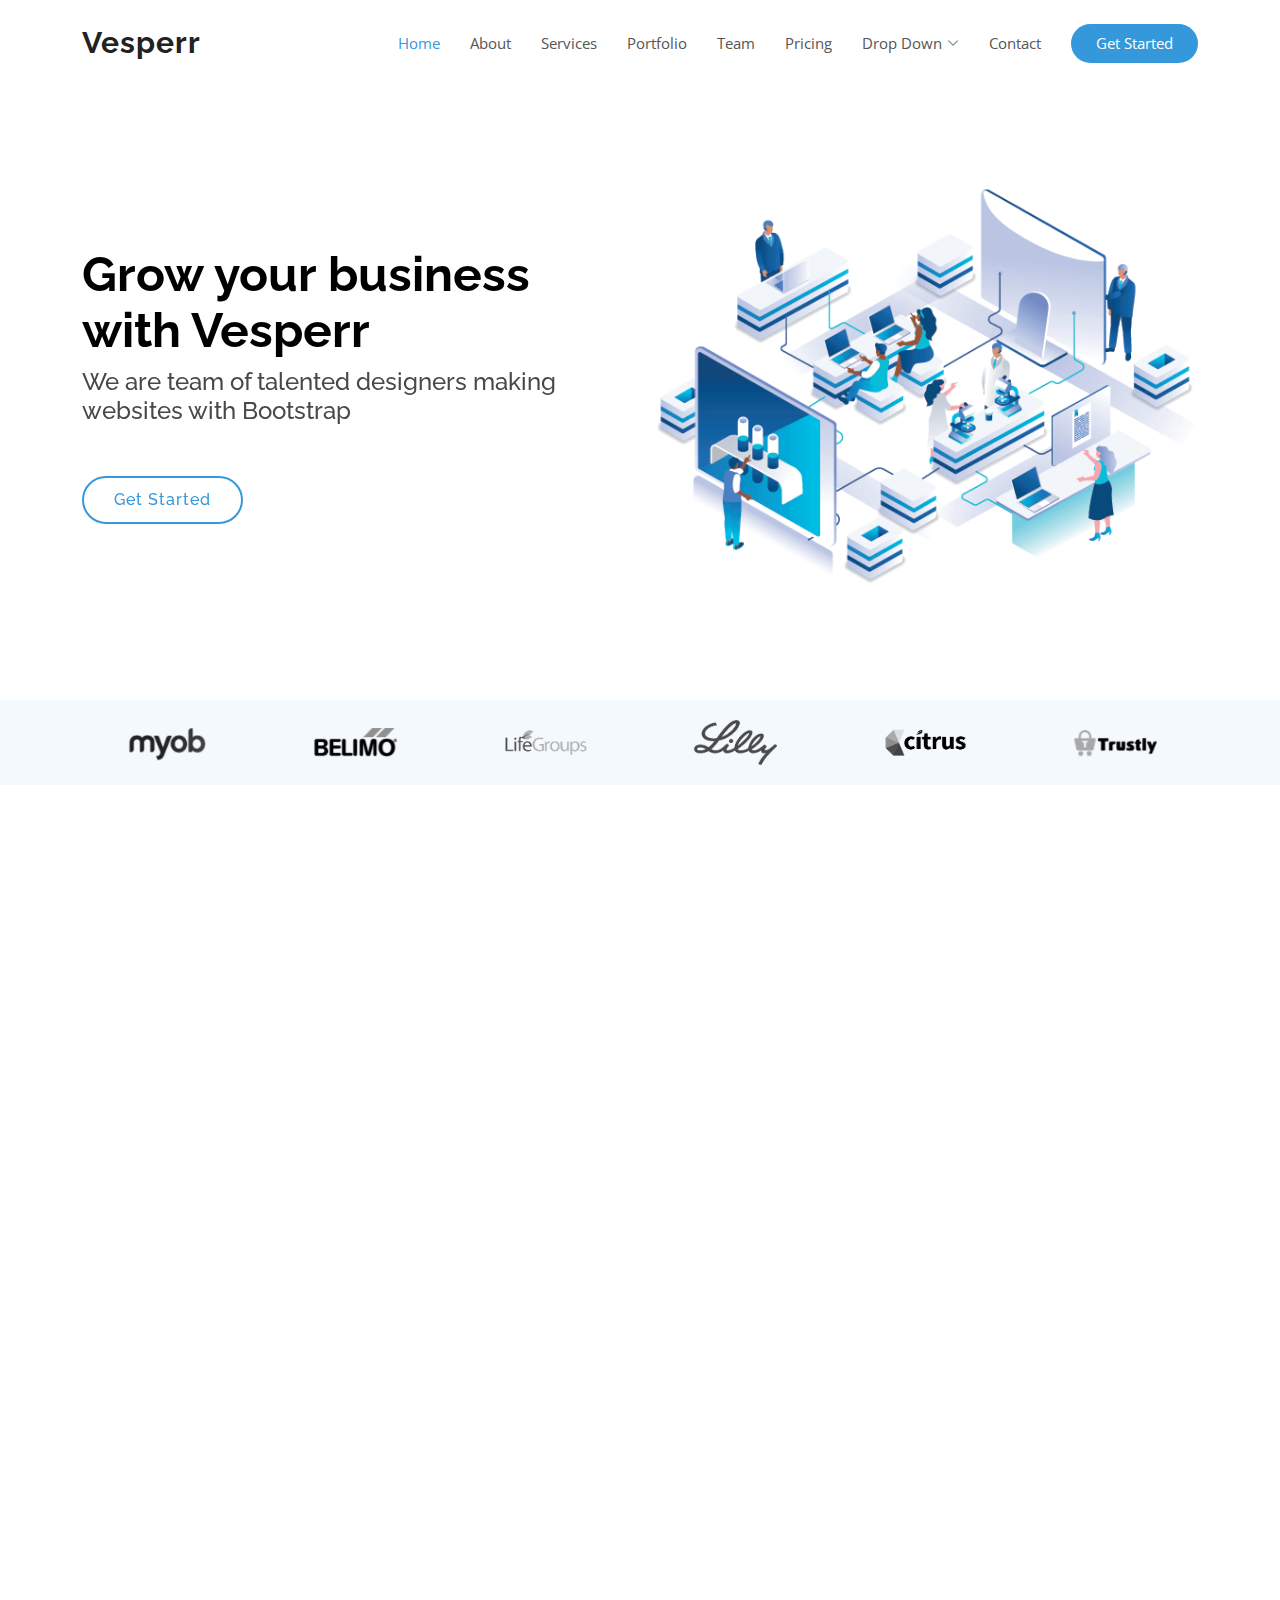
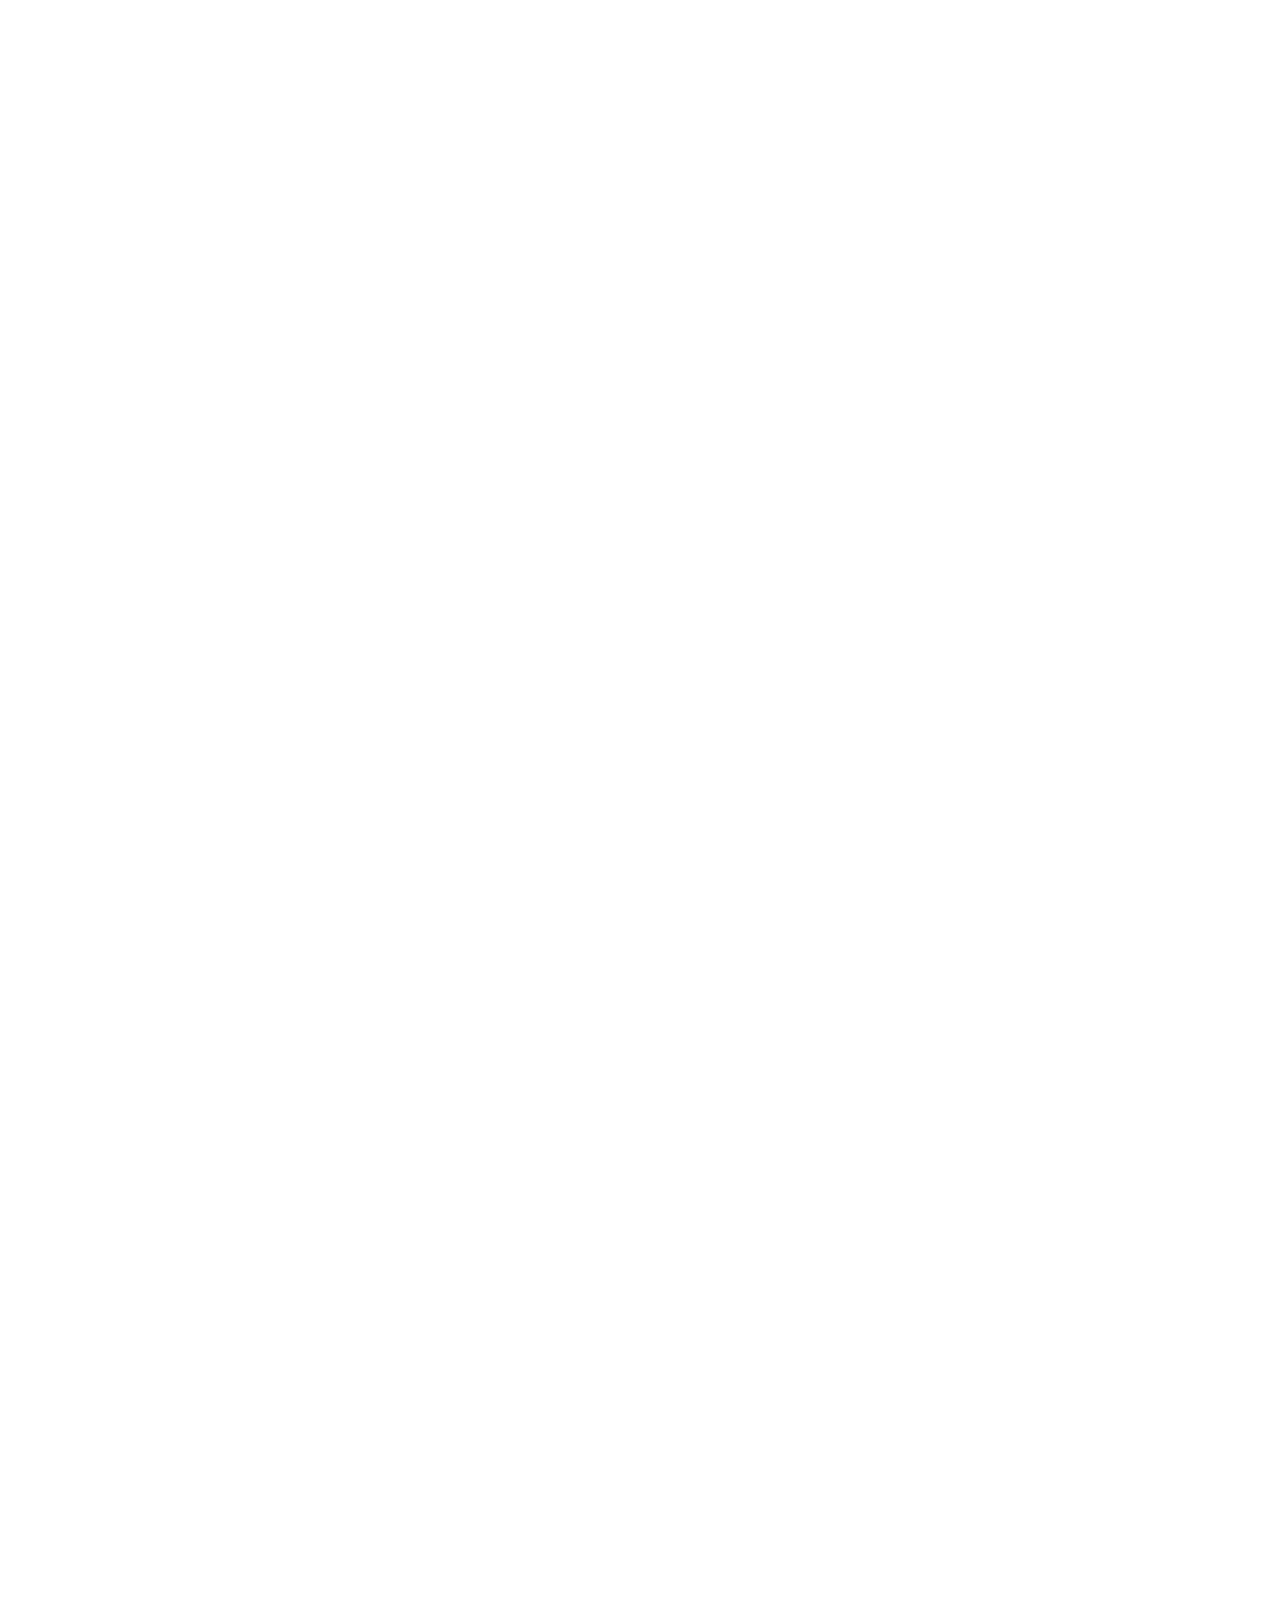
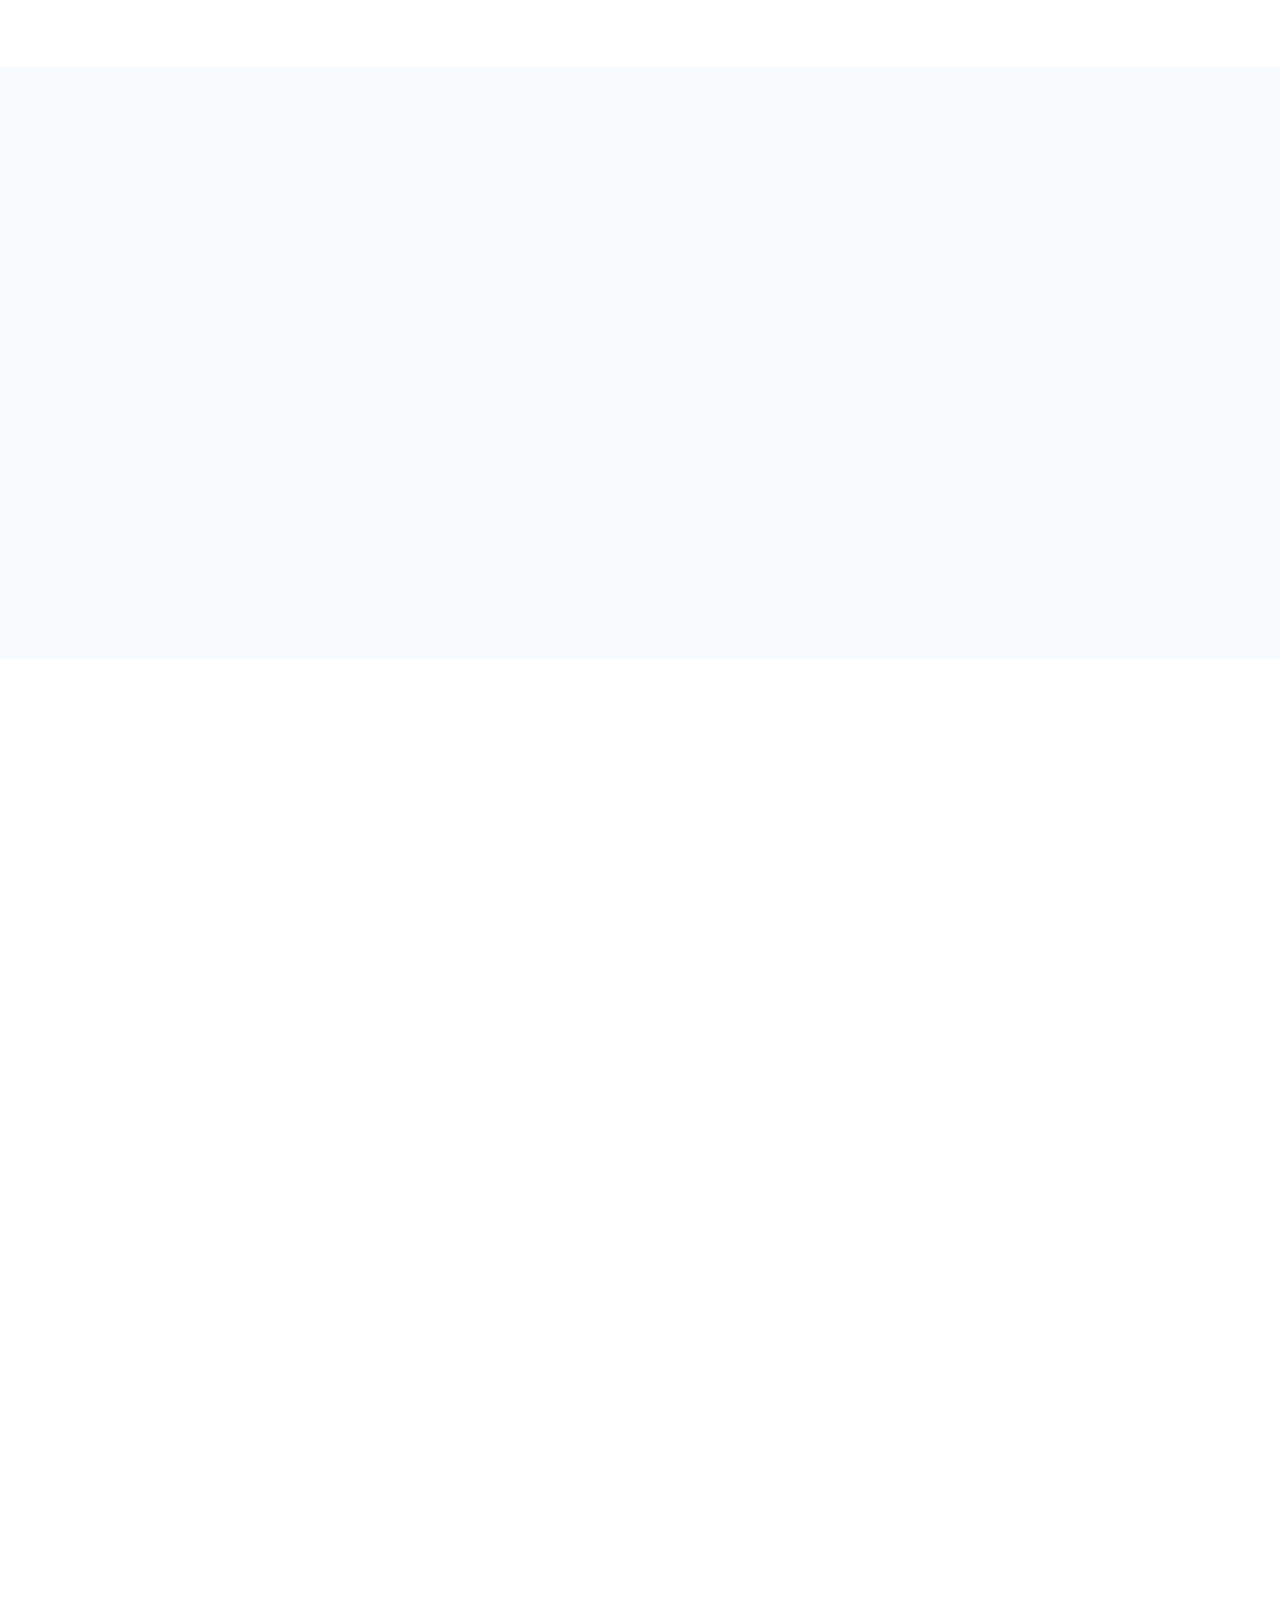
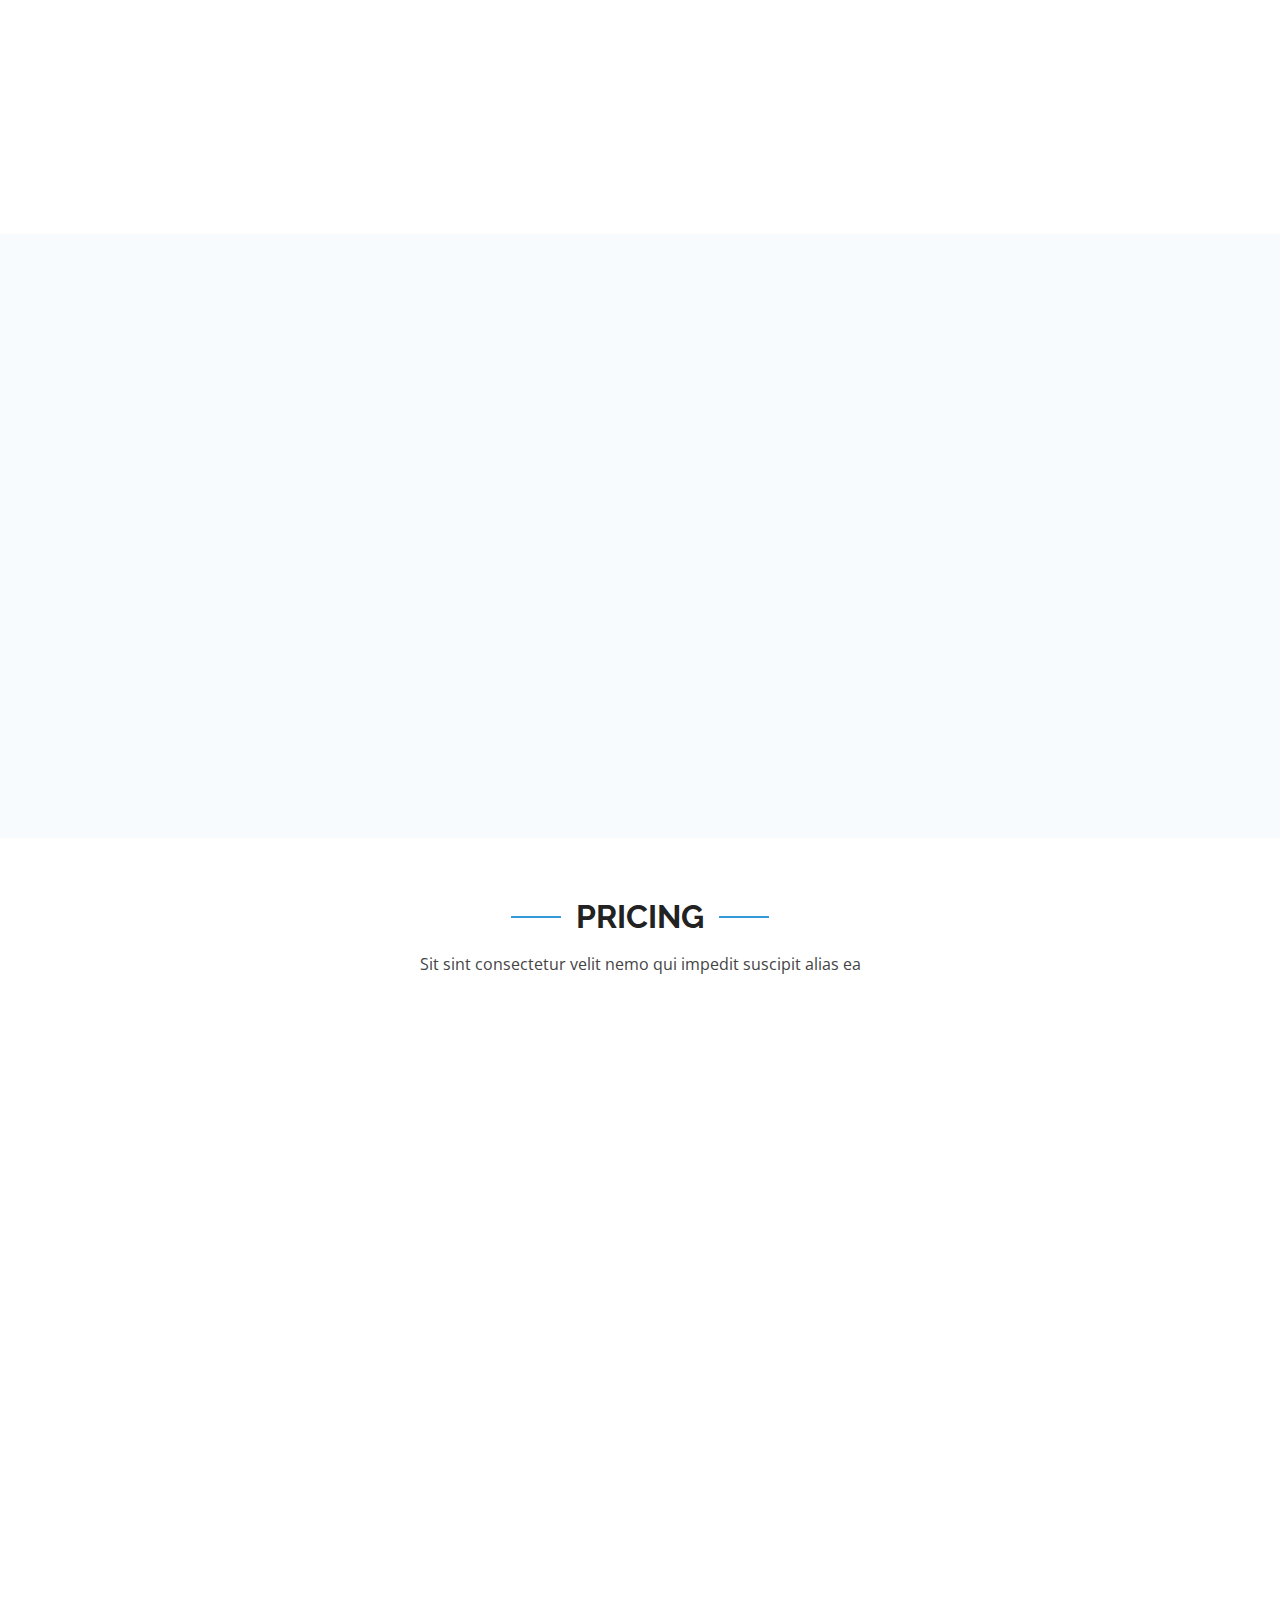
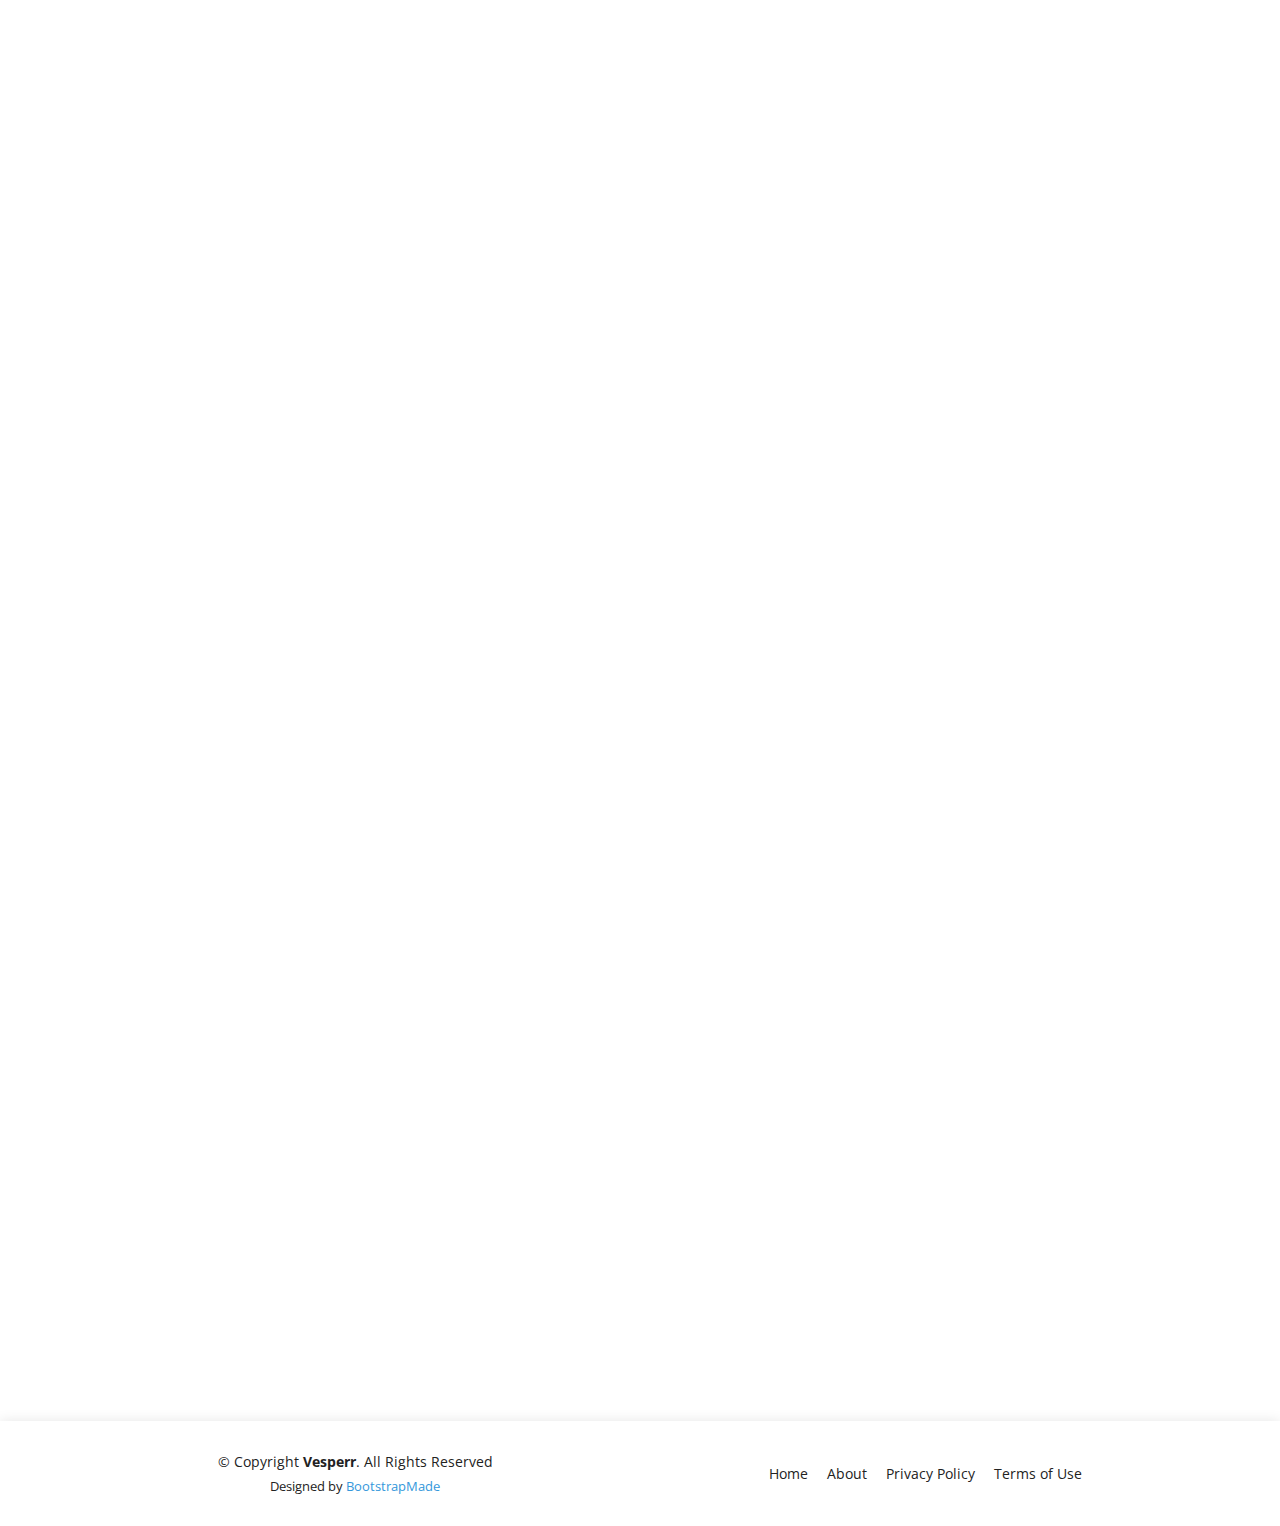
<file: KaloriNetProject/wwwroot/KTema/index.html>
<!DOCTYPE html>
<html lang="en">

<head>
  <meta charset="utf-8">
  <meta content="width=device-width, initial-scale=1.0" name="viewport">

  <title>Vesperr Bootstrap Template - Index</title>
  <meta content="" name="description">
  <meta content="" name="keywords">

  <!-- Favicons -->
  <link href="assets/img/favicon.png" rel="icon">
  <link href="assets/img/apple-touch-icon.png" rel="apple-touch-icon">

  <!-- Google Fonts -->
  <link href="https://fonts.googleapis.com/css?family=Open+Sans:300,300i,400,400i,600,600i,700,700i|Raleway:300,300i,400,400i,500,500i,600,600i,700,700i|Poppins:300,300i,400,400i,500,500i,600,600i,700,700i" rel="stylesheet">

  <!-- Vendor CSS Files -->
  <link href="assets/vendor/aos/aos.css" rel="stylesheet">
  <link href="assets/vendor/bootstrap/css/bootstrap.min.css" rel="stylesheet">
  <link href="assets/vendor/bootstrap-icons/bootstrap-icons.css" rel="stylesheet">
  <link href="assets/vendor/boxicons/css/boxicons.min.css" rel="stylesheet">
  <link href="assets/vendor/glightbox/css/glightbox.min.css" rel="stylesheet">
  <link href="assets/vendor/remixicon/remixicon.css" rel="stylesheet">
  <link href="assets/vendor/swiper/swiper-bundle.min.css" rel="stylesheet">

  <!-- Template Main CSS File -->
  <link href="assets/css/style.css" rel="stylesheet">

  <!-- =======================================================
  * Template Name: Vesperr - v4.7.0
  * Template URL: https://bootstrapmade.com/vesperr-free-bootstrap-template/
  * Author: BootstrapMade.com
  * License: https://bootstrapmade.com/license/
  ======================================================== -->
</head>

<body>

  <!-- ======= Header ======= -->
  <header id="header" class="fixed-top d-flex align-items-center">
    <div class="container d-flex align-items-center justify-content-between">

      <div class="logo">
        <h1><a href="index.html">Vesperr</a></h1>
        <!-- Uncomment below if you prefer to use an image logo -->
        <!-- <a href="index.html"><img src="assets/img/logo.png" alt="" class="img-fluid"></a>-->
      </div>

      <nav id="navbar" class="navbar">
        <ul>
          <li><a class="nav-link scrollto active" href="#hero">Home</a></li>
          <li><a class="nav-link scrollto" href="#about">About</a></li>
          <li><a class="nav-link scrollto" href="#services">Services</a></li>
          <li><a class="nav-link scrollto " href="#portfolio">Portfolio</a></li>
          <li><a class="nav-link scrollto" href="#team">Team</a></li>
          <li><a class="nav-link scrollto" href="#pricing">Pricing</a></li>
          <li class="dropdown"><a href="#"><span>Drop Down</span> <i class="bi bi-chevron-down"></i></a>
            <ul>
              <li><a href="#">Drop Down 1</a></li>
              <li class="dropdown"><a href="#"><span>Deep Drop Down</span> <i class="bi bi-chevron-right"></i></a>
                <ul>
                  <li><a href="#">Deep Drop Down 1</a></li>
                  <li><a href="#">Deep Drop Down 2</a></li>
                  <li><a href="#">Deep Drop Down 3</a></li>
                  <li><a href="#">Deep Drop Down 4</a></li>
                  <li><a href="#">Deep Drop Down 5</a></li>
                </ul>
              </li>
              <li><a href="#">Drop Down 2</a></li>
              <li><a href="#">Drop Down 3</a></li>
              <li><a href="#">Drop Down 4</a></li>
            </ul>
          </li>
          <li><a class="nav-link scrollto" href="#contact">Contact</a></li>
          <li><a class="getstarted scrollto" href="#about">Get Started</a></li>
        </ul>
        <i class="bi bi-list mobile-nav-toggle"></i>
      </nav><!-- .navbar -->

    </div>
  </header><!-- End Header -->

  <!-- ======= Hero Section ======= -->
  <section id="hero" class="d-flex align-items-center">

    <div class="container">
      <div class="row">
        <div class="col-lg-6 pt-5 pt-lg-0 order-2 order-lg-1 d-flex flex-column justify-content-center">
          <h1 data-aos="fade-up">Grow your business with Vesperr</h1>
          <h2 data-aos="fade-up" data-aos-delay="400">We are team of talented designers making websites with Bootstrap</h2>
          <div data-aos="fade-up" data-aos-delay="800">
            <a href="#about" class="btn-get-started scrollto">Get Started</a>
          </div>
        </div>
        <div class="col-lg-6 order-1 order-lg-2 hero-img" data-aos="fade-left" data-aos-delay="200">
          <img src="assets/img/hero-img.png" class="img-fluid animated" alt="">
        </div>
      </div>
    </div>

  </section><!-- End Hero -->

  <main id="main">

    <!-- ======= Clients Section ======= -->
    <section id="clients" class="clients clients">
      <div class="container">

        <div class="row">

          <div class="col-lg-2 col-md-4 col-6">
            <img src="assets/img/clients/client-1.png" class="img-fluid" alt="" data-aos="zoom-in">
          </div>

          <div class="col-lg-2 col-md-4 col-6">
            <img src="assets/img/clients/client-2.png" class="img-fluid" alt="" data-aos="zoom-in" data-aos-delay="100">
          </div>

          <div class="col-lg-2 col-md-4 col-6">
            <img src="assets/img/clients/client-3.png" class="img-fluid" alt="" data-aos="zoom-in" data-aos-delay="200">
          </div>

          <div class="col-lg-2 col-md-4 col-6">
            <img src="assets/img/clients/client-4.png" class="img-fluid" alt="" data-aos="zoom-in" data-aos-delay="300">
          </div>

          <div class="col-lg-2 col-md-4 col-6">
            <img src="assets/img/clients/client-5.png" class="img-fluid" alt="" data-aos="zoom-in" data-aos-delay="400">
          </div>

          <div class="col-lg-2 col-md-4 col-6">
            <img src="assets/img/clients/client-6.png" class="img-fluid" alt="" data-aos="zoom-in" data-aos-delay="500">
          </div>

        </div>

      </div>
    </section><!-- End Clients Section -->

    <!-- ======= About Us Section ======= -->
    <section id="about" class="about">
      <div class="container">

        <div class="section-title" data-aos="fade-up">
          <h2>About Us</h2>
        </div>

        <div class="row content">
          <div class="col-lg-6" data-aos="fade-up" data-aos-delay="150">
            <p>
              Lorem ipsum dolor sit amet, consectetur adipiscing elit, sed do eiusmod tempor incididunt ut labore et dolore
              magna aliqua.
            </p>
            <ul>
              <li><i class="ri-check-double-line"></i> Ullamco laboris nisi ut aliquip ex ea commodo consequat</li>
              <li><i class="ri-check-double-line"></i> Duis aute irure dolor in reprehenderit in voluptate velit</li>
              <li><i class="ri-check-double-line"></i> Ullamco laboris nisi ut aliquip ex ea commodo consequat</li>
            </ul>
          </div>
          <div class="col-lg-6 pt-4 pt-lg-0" data-aos="fade-up" data-aos-delay="300">
            <p>
              Ullamco laboris nisi ut aliquip ex ea commodo consequat. Duis aute irure dolor in reprehenderit in voluptate
              velit esse cillum dolore eu fugiat nulla pariatur. Excepteur sint occaecat cupidatat non proident, sunt in
              culpa qui officia deserunt mollit anim id est laborum.
            </p>
            <a href="#" class="btn-learn-more">Learn More</a>
          </div>
        </div>

      </div>
    </section><!-- End About Us Section -->

    <!-- ======= Counts Section ======= -->
    <section id="counts" class="counts">
      <div class="container">

        <div class="row">
          <div class="image col-xl-5 d-flex align-items-stretch justify-content-center justify-content-xl-start" data-aos="fade-right" data-aos-delay="150">
            <img src="assets/img/counts-img.svg" alt="" class="img-fluid">
          </div>

          <div class="col-xl-7 d-flex align-items-stretch pt-4 pt-xl-0" data-aos="fade-left" data-aos-delay="300">
            <div class="content d-flex flex-column justify-content-center">
              <div class="row">
                <div class="col-md-6 d-md-flex align-items-md-stretch">
                  <div class="count-box">
                    <i class="bi bi-emoji-smile"></i>
                    <span data-purecounter-start="0" data-purecounter-end="65" data-purecounter-duration="1" class="purecounter"></span>
                    <p><strong>Happy Clients</strong> consequuntur voluptas nostrum aliquid ipsam architecto ut.</p>
                  </div>
                </div>

                <div class="col-md-6 d-md-flex align-items-md-stretch">
                  <div class="count-box">
                    <i class="bi bi-journal-richtext"></i>
                    <span data-purecounter-start="0" data-purecounter-end="85" data-purecounter-duration="1" class="purecounter"></span>
                    <p><strong>Projects</strong> adipisci atque cum quia aspernatur totam laudantium et quia dere tan</p>
                  </div>
                </div>

                <div class="col-md-6 d-md-flex align-items-md-stretch">
                  <div class="count-box">
                    <i class="bi bi-clock"></i>
                    <span data-purecounter-start="0" data-purecounter-end="18" data-purecounter-duration="1" class="purecounter"></span>
                    <p><strong>Years of experience</strong> aut commodi quaerat modi aliquam nam ducimus aut voluptate non vel</p>
                  </div>
                </div>

                <div class="col-md-6 d-md-flex align-items-md-stretch">
                  <div class="count-box">
                    <i class="bi bi-award"></i>
                    <span data-purecounter-start="0" data-purecounter-end="15" data-purecounter-duration="1" class="purecounter"></span>
                    <p><strong>Awards</strong> rerum asperiores dolor alias quo reprehenderit eum et nemo pad der</p>
                  </div>
                </div>
              </div>
            </div><!-- End .content-->
          </div>
        </div>

      </div>
    </section><!-- End Counts Section -->

    <!-- ======= Services Section ======= -->
    <section id="services" class="services">
      <div class="container">

        <div class="section-title" data-aos="fade-up">
          <h2>Services</h2>
          <p>Magnam dolores commodi suscipit eius consequatur ex aliquid fug</p>
        </div>

        <div class="row">
          <div class="col-md-6 col-lg-3 d-flex align-items-stretch mb-5 mb-lg-0">
            <div class="icon-box" data-aos="fade-up" data-aos-delay="100">
              <div class="icon"><i class="bx bxl-dribbble"></i></div>
              <h4 class="title"><a href="">Lorem Ipsum</a></h4>
              <p class="description">Voluptatum deleniti atque corrupti quos dolores et quas molestias excepturi</p>
            </div>
          </div>

          <div class="col-md-6 col-lg-3 d-flex align-items-stretch mb-5 mb-lg-0">
            <div class="icon-box" data-aos="fade-up" data-aos-delay="200">
              <div class="icon"><i class="bx bx-file"></i></div>
              <h4 class="title"><a href="">Sed ut perspiciatis</a></h4>
              <p class="description">Duis aute irure dolor in reprehenderit in voluptate velit esse cillum dolore</p>
            </div>
          </div>

          <div class="col-md-6 col-lg-3 d-flex align-items-stretch mb-5 mb-lg-0">
            <div class="icon-box" data-aos="fade-up" data-aos-delay="300">
              <div class="icon"><i class="bx bx-tachometer"></i></div>
              <h4 class="title"><a href="">Magni Dolores</a></h4>
              <p class="description">Excepteur sint occaecat cupidatat non proident, sunt in culpa qui officia</p>
            </div>
          </div>

          <div class="col-md-6 col-lg-3 d-flex align-items-stretch mb-5 mb-lg-0">
            <div class="icon-box" data-aos="fade-up" data-aos-delay="400">
              <div class="icon"><i class="bx bx-world"></i></div>
              <h4 class="title"><a href="">Nemo Enim</a></h4>
              <p class="description">At vero eos et accusamus et iusto odio dignissimos ducimus qui blanditiis</p>
            </div>
          </div>

        </div>

      </div>
    </section><!-- End Services Section -->

    <!-- ======= More Services Section ======= -->
    <section id="more-services" class="more-services">
      <div class="container">

        <div class="row">
          <div class="col-md-6 d-flex align-items-stretch">
            <div class="card" style='background-image: url("assets/img/more-services-1.jpg");' data-aos="fade-up" data-aos-delay="100">
              <div class="card-body">
                <h5 class="card-title"><a href="">Lobira Duno</a></h5>
                <p class="card-text">Lorem ipsum dolor sit amet, consectetur elit, sed do eiusmod tempor ut labore et dolore magna aliqua.</p>
                <div class="read-more"><a href="#"><i class="bi bi-arrow-right"></i> Read More</a></div>
              </div>
            </div>
          </div>
          <div class="col-md-6 d-flex align-items-stretch mt-4 mt-md-0">
            <div class="card" style='background-image: url("assets/img/more-services-2.jpg");' data-aos="fade-up" data-aos-delay="200">
              <div class="card-body">
                <h5 class="card-title"><a href="">Limere Radses</a></h5>
                <p class="card-text">Sed ut perspiciatis unde omnis iste natus error sit voluptatem doloremque laudantium, totam rem.</p>
                <div class="read-more"><a href="#"><i class="bi bi-arrow-right"></i> Read More</a></div>
              </div>
            </div>

          </div>
          <div class="col-md-6 d-flex align-items-stretch mt-4">
            <div class="card" style='background-image: url("assets/img/more-services-3.jpg");' data-aos="fade-up" data-aos-delay="100">
              <div class="card-body">
                <h5 class="card-title"><a href="">Nive Lodo</a></h5>
                <p class="card-text">Nemo enim ipsam voluptatem quia voluptas sit aut odit aut fugit, sed quia magni dolores.</p>
                <div class="read-more"><a href="#"><i class="bi bi-arrow-right"></i> Read More</a></div>
              </div>
            </div>
          </div>
          <div class="col-md-6 d-flex align-items-stretch mt-4">
            <div class="card" style='background-image: url("assets/img/more-services-4.jpg");' data-aos="fade-up" data-aos-delay="200">
              <div class="card-body">
                <h5 class="card-title"><a href="">Pale Treda</a></h5>
                <p class="card-text">Nostrum eum sed et autem dolorum perspiciatis. Magni porro quisquam laudantium voluptatem.</p>
                <div class="read-more"><a href="#"><i class="bi bi-arrow-right"></i> Read More</a></div>
              </div>
            </div>
          </div>
        </div>

      </div>
    </section><!-- End More Services Section -->

    <!-- ======= Features Section ======= -->
    <section id="features" class="features">
      <div class="container">

        <div class="section-title" data-aos="fade-up">
          <h2>Features</h2>
          <p>Necessitatibus eius consequatur ex aliquid fuga eum quidem</p>
        </div>

        <div class="row" data-aos="fade-up" data-aos-delay="300">
          <div class="col-lg-3 col-md-4">
            <div class="icon-box">
              <i class="ri-store-line" style="color: #ffbb2c;"></i>
              <h3><a href="">Lorem Ipsum</a></h3>
            </div>
          </div>
          <div class="col-lg-3 col-md-4 mt-4 mt-md-0">
            <div class="icon-box">
              <i class="ri-bar-chart-box-line" style="color: #5578ff;"></i>
              <h3><a href="">Dolor Sitema</a></h3>
            </div>
          </div>
          <div class="col-lg-3 col-md-4 mt-4 mt-md-0">
            <div class="icon-box">
              <i class="ri-calendar-todo-line" style="color: #e80368;"></i>
              <h3><a href="">Sed perspiciatis</a></h3>
            </div>
          </div>
          <div class="col-lg-3 col-md-4 mt-4 mt-lg-0">
            <div class="icon-box">
              <i class="ri-paint-brush-line" style="color: #e361ff;"></i>
              <h3><a href="">Magni Dolores</a></h3>
            </div>
          </div>
          <div class="col-lg-3 col-md-4 mt-4">
            <div class="icon-box">
              <i class="ri-database-2-line" style="color: #47aeff;"></i>
              <h3><a href="">Nemo Enim</a></h3>
            </div>
          </div>
          <div class="col-lg-3 col-md-4 mt-4">
            <div class="icon-box">
              <i class="ri-gradienter-line" style="color: #ffa76e;"></i>
              <h3><a href="">Eiusmod Tempor</a></h3>
            </div>
          </div>
          <div class="col-lg-3 col-md-4 mt-4">
            <div class="icon-box">
              <i class="ri-file-list-3-line" style="color: #11dbcf;"></i>
              <h3><a href="">Midela Teren</a></h3>
            </div>
          </div>
          <div class="col-lg-3 col-md-4 mt-4">
            <div class="icon-box">
              <i class="ri-price-tag-2-line" style="color: #4233ff;"></i>
              <h3><a href="">Pira Neve</a></h3>
            </div>
          </div>
          <div class="col-lg-3 col-md-4 mt-4">
            <div class="icon-box">
              <i class="ri-anchor-line" style="color: #b2904f;"></i>
              <h3><a href="">Dirada Pack</a></h3>
            </div>
          </div>
          <div class="col-lg-3 col-md-4 mt-4">
            <div class="icon-box">
              <i class="ri-disc-line" style="color: #b20969;"></i>
              <h3><a href="">Moton Ideal</a></h3>
            </div>
          </div>
          <div class="col-lg-3 col-md-4 mt-4">
            <div class="icon-box">
              <i class="ri-base-station-line" style="color: #ff5828;"></i>
              <h3><a href="">Verdo Park</a></h3>
            </div>
          </div>
          <div class="col-lg-3 col-md-4 mt-4">
            <div class="icon-box">
              <i class="ri-fingerprint-line" style="color: #29cc61;"></i>
              <h3><a href="">Flavor Nivelanda</a></h3>
            </div>
          </div>
        </div>

      </div>
    </section><!-- End Features Section -->

    <!-- ======= Testimonials Section ======= -->
    <section id="testimonials" class="testimonials section-bg">
      <div class="container">

        <div class="section-title" data-aos="fade-up">
          <h2>Testimonials</h2>
          <p>Magnam dolores commodi suscipit eum quidem consectetur velit</p>
        </div>

        <div class="testimonials-slider swiper" data-aos="fade-up" data-aos-delay="100">
          <div class="swiper-wrapper">

            <div class="swiper-slide">
              <div class="testimonial-wrap">
                <div class="testimonial-item">
                  <img src="assets/img/testimonials/testimonials-1.jpg" class="testimonial-img" alt="">
                  <h3>Saul Goodman</h3>
                  <h4>Ceo &amp; Founder</h4>
                  <p>
                    <i class="bx bxs-quote-alt-left quote-icon-left"></i>
                    Proin iaculis purus consequat sem cure digni ssim donec porttitora entum suscipit rhoncus. Accusantium quam, ultricies eget id, aliquam eget nibh et. Maecen aliquam, risus at semper.
                    <i class="bx bxs-quote-alt-right quote-icon-right"></i>
                  </p>
                </div>
              </div>
            </div><!-- End testimonial item -->

            <div class="swiper-slide">
              <div class="testimonial-wrap">
                <div class="testimonial-item">
                  <img src="assets/img/testimonials/testimonials-2.jpg" class="testimonial-img" alt="">
                  <h3>Sara Wilsson</h3>
                  <h4>Designer</h4>
                  <p>
                    <i class="bx bxs-quote-alt-left quote-icon-left"></i>
                    Export tempor illum tamen malis malis eram quae irure esse labore quem cillum quid cillum eram malis quorum velit fore eram velit sunt aliqua noster fugiat irure amet legam anim culpa.
                    <i class="bx bxs-quote-alt-right quote-icon-right"></i>
                  </p>
                </div>
              </div>
            </div><!-- End testimonial item -->

            <div class="swiper-slide">
              <div class="testimonial-wrap">
                <div class="testimonial-item">
                  <img src="assets/img/testimonials/testimonials-3.jpg" class="testimonial-img" alt="">
                  <h3>Jena Karlis</h3>
                  <h4>Store Owner</h4>
                  <p>
                    <i class="bx bxs-quote-alt-left quote-icon-left"></i>
                    Enim nisi quem export duis labore cillum quae magna enim sint quorum nulla quem veniam duis minim tempor labore quem eram duis noster aute amet eram fore quis sint minim.
                    <i class="bx bxs-quote-alt-right quote-icon-right"></i>
                  </p>
                </div>
              </div>
            </div><!-- End testimonial item -->

            <div class="swiper-slide">
              <div class="testimonial-wrap">
                <div class="testimonial-item">
                  <img src="assets/img/testimonials/testimonials-4.jpg" class="testimonial-img" alt="">
                  <h3>Matt Brandon</h3>
                  <h4>Freelancer</h4>
                  <p>
                    <i class="bx bxs-quote-alt-left quote-icon-left"></i>
                    Fugiat enim eram quae cillum dolore dolor amet nulla culpa multos export minim fugiat minim velit minim dolor enim duis veniam ipsum anim magna sunt elit fore quem dolore labore illum veniam.
                    <i class="bx bxs-quote-alt-right quote-icon-right"></i>
                  </p>
                </div>
              </div>
            </div><!-- End testimonial item -->

            <div class="swiper-slide">
              <div class="testimonial-wrap">
                <div class="testimonial-item">
                  <img src="assets/img/testimonials/testimonials-5.jpg" class="testimonial-img" alt="">
                  <h3>John Larson</h3>
                  <h4>Entrepreneur</h4>
                  <p>
                    <i class="bx bxs-quote-alt-left quote-icon-left"></i>
                    Quis quorum aliqua sint quem legam fore sunt eram irure aliqua veniam tempor noster veniam enim culpa labore duis sunt culpa nulla illum cillum fugiat legam esse veniam culpa fore nisi cillum quid.
                    <i class="bx bxs-quote-alt-right quote-icon-right"></i>
                  </p>
                </div>
              </div>
            </div><!-- End testimonial item -->

          </div>
          <div class="swiper-pagination"></div>
        </div>

      </div>
    </section><!-- End Testimonials Section -->

    <!-- ======= Portfolio Section ======= -->
    <section id="portfolio" class="portfolio">
      <div class="container">

        <div class="section-title" data-aos="fade-up">
          <h2>Portfolio</h2>
          <p>Necessitatibus eius consequatur ex aliquid fuga eum quidem</p>
        </div>

        <div class="row" data-aos="fade-up" data-aos-delay="200">
          <div class="col-lg-12 d-flex justify-content-center">
            <ul id="portfolio-flters">
              <li data-filter="*" class="filter-active">All</li>
              <li data-filter=".filter-app">App</li>
              <li data-filter=".filter-card">Card</li>
              <li data-filter=".filter-web">Web</li>
            </ul>
          </div>
        </div>

        <div class="row portfolio-container" data-aos="fade-up" data-aos-delay="400">

          <div class="col-lg-4 col-md-6 portfolio-item filter-app">
            <div class="portfolio-wrap">
              <img src="assets/img/portfolio/portfolio-1.jpg" class="img-fluid" alt="">
              <div class="portfolio-info">
                <h4>App 1</h4>
                <p>App</p>
                <div class="portfolio-links">
                  <a href="assets/img/portfolio/portfolio-1.jpg" data-gallery="portfolioGallery" class="portfolio-lightbox" title="App 1"><i class="bx bx-plus"></i></a>
                  <a href="portfolio-details.html" title="More Details"><i class="bx bx-link"></i></a>
                </div>
              </div>
            </div>
          </div>

          <div class="col-lg-4 col-md-6 portfolio-item filter-web">
            <div class="portfolio-wrap">
              <img src="assets/img/portfolio/portfolio-2.jpg" class="img-fluid" alt="">
              <div class="portfolio-info">
                <h4>Web 3</h4>
                <p>Web</p>
                <div class="portfolio-links">
                  <a href="assets/img/portfolio/portfolio-2.jpg" data-gallery="portfolioGallery" class="portfolio-lightbox" title="Web 3"><i class="bx bx-plus"></i></a>
                  <a href="portfolio-details.html" title="More Details"><i class="bx bx-link"></i></a>
                </div>
              </div>
            </div>
          </div>

          <div class="col-lg-4 col-md-6 portfolio-item filter-app">
            <div class="portfolio-wrap">
              <img src="assets/img/portfolio/portfolio-3.jpg" class="img-fluid" alt="">
              <div class="portfolio-info">
                <h4>App 2</h4>
                <p>App</p>
                <div class="portfolio-links">
                  <a href="assets/img/portfolio/portfolio-3.jpg" data-gallery="portfolioGallery" class="portfolio-lightbox" title="App 2"><i class="bx bx-plus"></i></a>
                  <a href="portfolio-details.html" title="More Details"><i class="bx bx-link"></i></a>
                </div>
              </div>
            </div>
          </div>

          <div class="col-lg-4 col-md-6 portfolio-item filter-card">
            <div class="portfolio-wrap">
              <img src="assets/img/portfolio/portfolio-4.jpg" class="img-fluid" alt="">
              <div class="portfolio-info">
                <h4>Card 2</h4>
                <p>Card</p>
                <div class="portfolio-links">
                  <a href="assets/img/portfolio/portfolio-4.jpg" data-gallery="portfolioGallery" class="portfolio-lightbox" title="Card 2"><i class="bx bx-plus"></i></a>
                  <a href="portfolio-details.html" title="More Details"><i class="bx bx-link"></i></a>
                </div>
              </div>
            </div>
          </div>

          <div class="col-lg-4 col-md-6 portfolio-item filter-web">
            <div class="portfolio-wrap">
              <img src="assets/img/portfolio/portfolio-5.jpg" class="img-fluid" alt="">
              <div class="portfolio-info">
                <h4>Web 2</h4>
                <p>Web</p>
                <div class="portfolio-links">
                  <a href="assets/img/portfolio/portfolio-5.jpg" data-gallery="portfolioGallery" class="portfolio-lightbox" title="Web 2"><i class="bx bx-plus"></i></a>
                  <a href="portfolio-details.html" title="More Details"><i class="bx bx-link"></i></a>
                </div>
              </div>
            </div>
          </div>

          <div class="col-lg-4 col-md-6 portfolio-item filter-app">
            <div class="portfolio-wrap">
              <img src="assets/img/portfolio/portfolio-6.jpg" class="img-fluid" alt="">
              <div class="portfolio-info">
                <h4>App 3</h4>
                <p>App</p>
                <div class="portfolio-links">
                  <a href="assets/img/portfolio/portfolio-6.jpg" data-gallery="portfolioGallery" class="portfolio-lightbox" title="App 3"><i class="bx bx-plus"></i></a>
                  <a href="portfolio-details.html" title="More Details"><i class="bx bx-link"></i></a>
                </div>
              </div>
            </div>
          </div>

          <div class="col-lg-4 col-md-6 portfolio-item filter-card">
            <div class="portfolio-wrap">
              <img src="assets/img/portfolio/portfolio-7.jpg" class="img-fluid" alt="">
              <div class="portfolio-info">
                <h4>Card 1</h4>
                <p>Card</p>
                <div class="portfolio-links">
                  <a href="assets/img/portfolio/portfolio-7.jpg" data-gallery="portfolioGallery" class="portfolio-lightbox" title="Card 1"><i class="bx bx-plus"></i></a>
                  <a href="portfolio-details.html" title="More Details"><i class="bx bx-link"></i></a>
                </div>
              </div>
            </div>
          </div>

          <div class="col-lg-4 col-md-6 portfolio-item filter-card">
            <div class="portfolio-wrap">
              <img src="assets/img/portfolio/portfolio-8.jpg" class="img-fluid" alt="">
              <div class="portfolio-info">
                <h4>Card 3</h4>
                <p>Card</p>
                <div class="portfolio-links">
                  <a href="assets/img/portfolio/portfolio-8.jpg" data-gallery="portfolioGallery" class="portfolio-lightbox" title="Card 3"><i class="bx bx-plus"></i></a>
                  <a href="portfolio-details.html" title="More Details"><i class="bx bx-link"></i></a>
                </div>
              </div>
            </div>
          </div>

          <div class="col-lg-4 col-md-6 portfolio-item filter-web">
            <div class="portfolio-wrap">
              <img src="assets/img/portfolio/portfolio-9.jpg" class="img-fluid" alt="">
              <div class="portfolio-info">
                <h4>Web 3</h4>
                <p>Web</p>
                <div class="portfolio-links">
                  <a href="assets/img/portfolio/portfolio-9.jpg" data-gallery="portfolioGallery" class="portfolio-lightbox" title="Web 3"><i class="bx bx-plus"></i></a>
                  <a href="portfolio-details.html" title="More Details"><i class="bx bx-link"></i></a>
                </div>
              </div>
            </div>
          </div>

        </div>

      </div>
    </section><!-- End Portfolio Section -->

    <!-- ======= Team Section ======= -->
    <section id="team" class="team section-bg">
      <div class="container">

        <div class="section-title" data-aos="fade-up">
          <h2>Team</h2>
          <p>Necessitatibus eius consequatur ex aliquid fuga eum quidem</p>
        </div>

        <div class="row">

          <div class="col-lg-3 col-md-6 d-flex align-items-stretch">
            <div class="member" data-aos="fade-up" data-aos-delay="100">
              <div class="member-img">
                <img src="assets/img/team/team-1.jpg" class="img-fluid" alt="">
                <div class="social">
                  <a href=""><i class="bi bi-twitter"></i></a>
                  <a href=""><i class="bi bi-facebook"></i></a>
                  <a href=""><i class="bi bi-instagram"></i></a>
                  <a href=""><i class="bi bi-linkedin"></i></a>
                </div>
              </div>
              <div class="member-info">
                <h4>Walter White</h4>
                <span>Chief Executive Officer</span>
              </div>
            </div>
          </div>

          <div class="col-lg-3 col-md-6 d-flex align-items-stretch">
            <div class="member" data-aos="fade-up" data-aos-delay="200">
              <div class="member-img">
                <img src="assets/img/team/team-2.jpg" class="img-fluid" alt="">
                <div class="social">
                  <a href=""><i class="bi bi-twitter"></i></a>
                  <a href=""><i class="bi bi-facebook"></i></a>
                  <a href=""><i class="bi bi-instagram"></i></a>
                  <a href=""><i class="bi bi-linkedin"></i></a>
                </div>
              </div>
              <div class="member-info">
                <h4>Sarah Jhonson</h4>
                <span>Product Manager</span>
              </div>
            </div>
          </div>

          <div class="col-lg-3 col-md-6 d-flex align-items-stretch">
            <div class="member" data-aos="fade-up" data-aos-delay="300">
              <div class="member-img">
                <img src="assets/img/team/team-3.jpg" class="img-fluid" alt="">
                <div class="social">
                  <a href=""><i class="bi bi-twitter"></i></a>
                  <a href=""><i class="bi bi-facebook"></i></a>
                  <a href=""><i class="bi bi-instagram"></i></a>
                  <a href=""><i class="bi bi-linkedin"></i></a>
                </div>
              </div>
              <div class="member-info">
                <h4>William Anderson</h4>
                <span>CTO</span>
              </div>
            </div>
          </div>

          <div class="col-lg-3 col-md-6 d-flex align-items-stretch">
            <div class="member" data-aos="fade-up" data-aos-delay="400">
              <div class="member-img">
                <img src="assets/img/team/team-4.jpg" class="img-fluid" alt="">
                <div class="social">
                  <a href=""><i class="bi bi-twitter"></i></a>
                  <a href=""><i class="bi bi-facebook"></i></a>
                  <a href=""><i class="bi bi-instagram"></i></a>
                  <a href=""><i class="bi bi-linkedin"></i></a>
                </div>
              </div>
              <div class="member-info">
                <h4>Amanda Jepson</h4>
                <span>Accountant</span>
              </div>
            </div>
          </div>

        </div>

      </div>
    </section><!-- End Team Section -->

    <!-- ======= Pricing Section ======= -->
    <section id="pricing" class="pricing">
      <div class="container">

        <div class="section-title">
          <h2>Pricing</h2>
          <p>Sit sint consectetur velit nemo qui impedit suscipit alias ea</p>
        </div>

        <div class="row">

          <div class="col-lg-4 col-md-6">
            <div class="box" data-aos="zoom-in-right" data-aos-delay="200">
              <h3>Free</h3>
              <h4><sup>$</sup>0<span> / month</span></h4>
              <ul>
                <li>Aida dere</li>
                <li>Nec feugiat nisl</li>
                <li>Nulla at volutpat dola</li>
                <li class="na">Pharetra massa</li>
                <li class="na">Massa ultricies mi</li>
              </ul>
              <div class="btn-wrap">
                <a href="#" class="btn-buy">Buy Now</a>
              </div>
            </div>
          </div>

          <div class="col-lg-4 col-md-6 mt-4 mt-md-0">
            <div class="box recommended" data-aos="zoom-in" data-aos-delay="100">
              <h3>Business</h3>
              <h4><sup>$</sup>19<span> / month</span></h4>
              <ul>
                <li>Aida dere</li>
                <li>Nec feugiat nisl</li>
                <li>Nulla at volutpat dola</li>
                <li>Pharetra massa</li>
                <li class="na">Massa ultricies mi</li>
              </ul>
              <div class="btn-wrap">
                <a href="#" class="btn-buy">Buy Now</a>
              </div>
            </div>
          </div>

          <div class="col-lg-4 col-md-6 mt-4 mt-lg-0">
            <div class="box" data-aos="zoom-in-left" data-aos-delay="200">
              <h3>Developer</h3>
              <h4><sup>$</sup>29<span> / month</span></h4>
              <ul>
                <li>Aida dere</li>
                <li>Nec feugiat nisl</li>
                <li>Nulla at volutpat dola</li>
                <li>Pharetra massa</li>
                <li>Massa ultricies mi</li>
              </ul>
              <div class="btn-wrap">
                <a href="#" class="btn-buy">Buy Now</a>
              </div>
            </div>
          </div>

        </div>

      </div>
    </section><!-- End Pricing Section -->

    <!-- ======= F.A.Q Section ======= -->
    <section id="faq" class="faq">
      <div class="container">

        <div class="section-title" data-aos="fade-up">
          <h2>Frequently Asked Questions</h2>
        </div>

        <div class="row faq-item d-flex align-items-stretch" data-aos="fade-up" data-aos-delay="100">
          <div class="col-lg-5">
            <i class="ri-question-line"></i>
            <h4>Non consectetur a erat nam at lectus urna duis?</h4>
          </div>
          <div class="col-lg-7">
            <p>
              Feugiat pretium nibh ipsum consequat. Tempus iaculis urna id volutpat lacus laoreet non curabitur gravida. Venenatis lectus magna fringilla urna porttitor rhoncus dolor purus non.
            </p>
          </div>
        </div><!-- End F.A.Q Item-->

        <div class="row faq-item d-flex align-items-stretch" data-aos="fade-up" data-aos-delay="200">
          <div class="col-lg-5">
            <i class="ri-question-line"></i>
            <h4>Feugiat scelerisque varius morbi enim nunc faucibus a pellentesque?</h4>
          </div>
          <div class="col-lg-7">
            <p>
              Dolor sit amet consectetur adipiscing elit pellentesque habitant morbi. Id interdum velit laoreet id donec ultrices. Fringilla phasellus faucibus scelerisque eleifend donec pretium. Est pellentesque elit ullamcorper dignissim.
            </p>
          </div>
        </div><!-- End F.A.Q Item-->

        <div class="row faq-item d-flex align-items-stretch" data-aos="fade-up" data-aos-delay="300">
          <div class="col-lg-5">
            <i class="ri-question-line"></i>
            <h4>Dolor sit amet consectetur adipiscing elit pellentesque habitant morbi?</h4>
          </div>
          <div class="col-lg-7">
            <p>
              Eleifend mi in nulla posuere sollicitudin aliquam ultrices sagittis orci. Faucibus pulvinar elementum integer enim. Sem nulla pharetra diam sit amet nisl suscipit. Rutrum tellus pellentesque eu tincidunt. Lectus urna duis convallis convallis tellus.
            </p>
          </div>
        </div><!-- End F.A.Q Item-->

        <div class="row faq-item d-flex align-items-stretch" data-aos="fade-up" data-aos-delay="400">
          <div class="col-lg-5">
            <i class="ri-question-line"></i>
            <h4>Ac odio tempor orci dapibus. Aliquam eleifend mi in nulla?</h4>
          </div>
          <div class="col-lg-7">
            <p>
              Aperiam itaque sit optio et deleniti eos nihil quidem cumque. Voluptas dolorum accusantium sunt sit enim. Provident consequuntur quam aut reiciendis qui rerum dolorem sit odio. Repellat assumenda soluta sunt pariatur error doloribus fuga.
            </p>
          </div>
        </div><!-- End F.A.Q Item-->

        <div class="row faq-item d-flex align-items-stretch" data-aos="fade-up" data-aos-delay="500">
          <div class="col-lg-5">
            <i class="ri-question-line"></i>
            <h4>Tempus quam pellentesque nec nam aliquam sem et tortor consequat?</h4>
          </div>
          <div class="col-lg-7">
            <p>
              Molestie a iaculis at erat pellentesque adipiscing commodo. Dignissim suspendisse in est ante in. Nunc vel risus commodo viverra maecenas accumsan. Sit amet nisl suscipit adipiscing bibendum est. Purus gravida quis blandit turpis cursus in
            </p>
          </div>
        </div><!-- End F.A.Q Item-->

      </div>
    </section><!-- End F.A.Q Section -->

    <!-- ======= Contact Section ======= -->
    <section id="contact" class="contact">
      <div class="container">

        <div class="section-title" data-aos="fade-up">
          <h2>Contact Us</h2>
        </div>

        <div class="row">

          <div class="col-lg-4 col-md-6" data-aos="fade-up" data-aos-delay="100">
            <div class="contact-about">
              <h3>Vesperr</h3>
              <p>Cras fermentum odio eu feugiat. Justo eget magna fermentum iaculis eu non diam phasellus. Scelerisque felis imperdiet proin fermentum leo. Amet volutpat consequat mauris nunc congue.</p>
              <div class="social-links">
                <a href="#" class="twitter"><i class="bi bi-twitter"></i></a>
                <a href="#" class="facebook"><i class="bi bi-facebook"></i></a>
                <a href="#" class="instagram"><i class="bi bi-instagram"></i></a>
                <a href="#" class="linkedin"><i class="bi bi-linkedin"></i></a>
              </div>
            </div>
          </div>

          <div class="col-lg-3 col-md-6 mt-4 mt-md-0" data-aos="fade-up" data-aos-delay="200">
            <div class="info">
              <div>
                <i class="ri-map-pin-line"></i>
                <p>A108 Adam Street<br>New York, NY 535022</p>
              </div>

              <div>
                <i class="ri-mail-send-line"></i>
                <p>info@example.com</p>
              </div>

              <div>
                <i class="ri-phone-line"></i>
                <p>+1 5589 55488 55s</p>
              </div>

            </div>
          </div>

          <div class="col-lg-5 col-md-12" data-aos="fade-up" data-aos-delay="300">
            <form action="forms/contact.php" method="post" role="form" class="php-email-form">
              <div class="form-group">
                <input type="text" name="name" class="form-control" id="name" placeholder="Your Name" required>
              </div>
              <div class="form-group">
                <input type="email" class="form-control" name="email" id="email" placeholder="Your Email" required>
              </div>
              <div class="form-group">
                <input type="text" class="form-control" name="subject" id="subject" placeholder="Subject" required>
              </div>
              <div class="form-group">
                <textarea class="form-control" name="message" rows="5" placeholder="Message" required></textarea>
              </div>
              <div class="my-3">
                <div class="loading">Loading</div>
                <div class="error-message"></div>
                <div class="sent-message">Your message has been sent. Thank you!</div>
              </div>
              <div class="text-center"><button type="submit">Send Message</button></div>
            </form>
          </div>

        </div>

      </div>
    </section><!-- End Contact Section -->

  </main><!-- End #main -->

  <!-- ======= Footer ======= -->
  <footer id="footer">
    <div class="container">
      <div class="row d-flex align-items-center">
        <div class="col-lg-6 text-lg-left text-center">
          <div class="copyright">
            &copy; Copyright <strong>Vesperr</strong>. All Rights Reserved
          </div>
          <div class="credits">
            <!-- All the links in the footer should remain intact. -->
            <!-- You can delete the links only if you purchased the pro version. -->
            <!-- Licensing information: https://bootstrapmade.com/license/ -->
            <!-- Purchase the pro version with working PHP/AJAX contact form: https://bootstrapmade.com/vesperr-free-bootstrap-template/ -->
            Designed by <a href="https://bootstrapmade.com/">BootstrapMade</a>
          </div>
        </div>
        <div class="col-lg-6">
          <nav class="footer-links text-lg-right text-center pt-2 pt-lg-0">
            <a href="#intro" class="scrollto">Home</a>
            <a href="#about" class="scrollto">About</a>
            <a href="#">Privacy Policy</a>
            <a href="#">Terms of Use</a>
          </nav>
        </div>
      </div>
    </div>
  </footer><!-- End Footer -->

  <a href="#" class="back-to-top d-flex align-items-center justify-content-center"><i class="bi bi-arrow-up-short"></i></a>

  <!-- Vendor JS Files -->
  <script src="assets/vendor/purecounter/purecounter.js"></script>
  <script src="assets/vendor/aos/aos.js"></script>
  <script src="assets/vendor/bootstrap/js/bootstrap.bundle.min.js"></script>
  <script src="assets/vendor/glightbox/js/glightbox.min.js"></script>
  <script src="assets/vendor/isotope-layout/isotope.pkgd.min.js"></script>
  <script src="assets/vendor/swiper/swiper-bundle.min.js"></script>
  <script src="assets/vendor/php-email-form/validate.js"></script>

  <!-- Template Main JS File -->
  <script src="assets/js/main.js"></script>

</body>

</html>
</file>
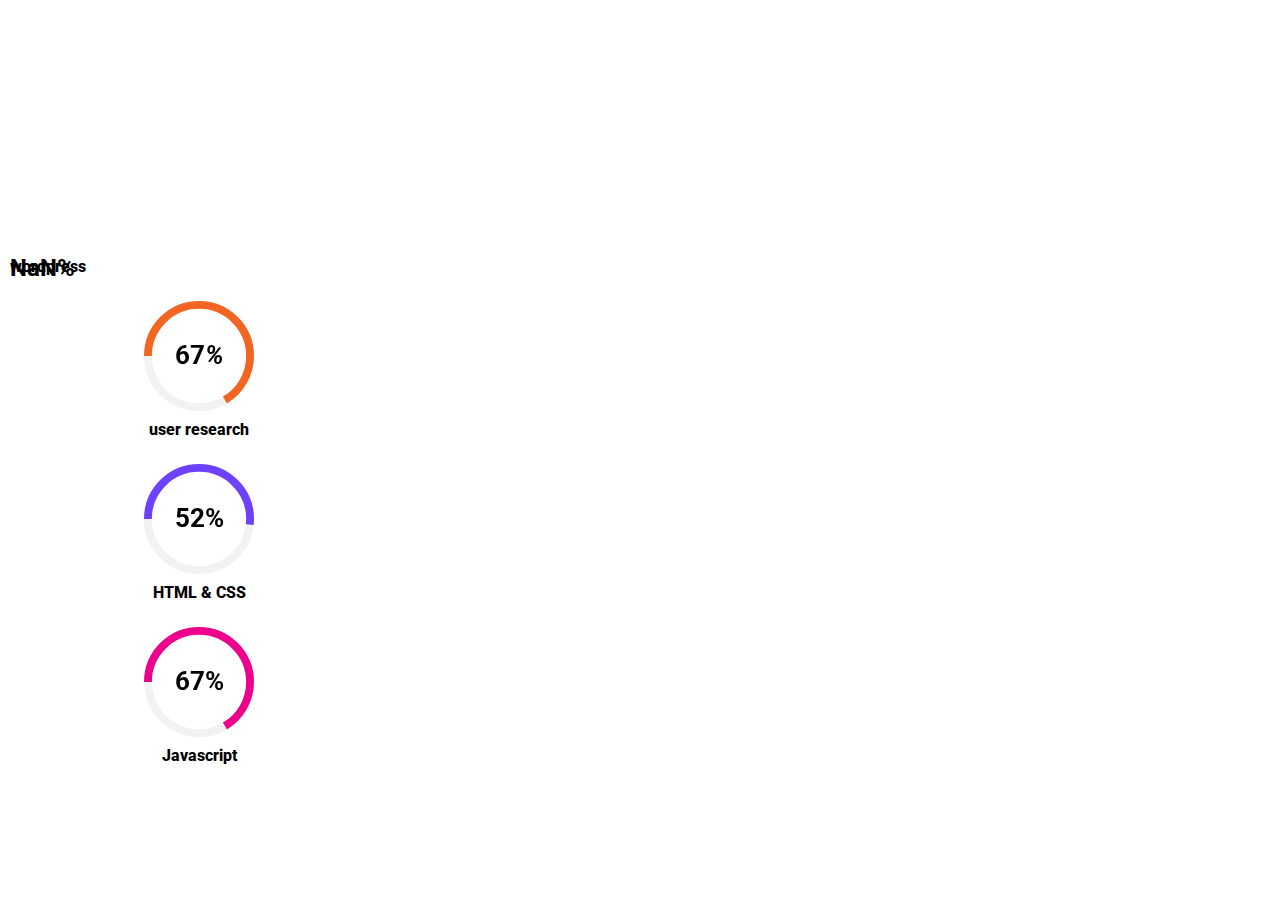
<file: KaloriNetProject/wwwroot/progresbarr/index.html>
<!DOCTYPE html>
<html lang="en">
<head>
    <meta charset="UTF-8">
    <meta name="viewport" content="width=device-width, initial-scale=1.0">
    <meta http-equiv="X-UA-Compatible" content="ie=edge">
    <title>Circle Progress bar</title>
    <link href="https://fonts.googleapis.com/css?family=Roboto:400,500,700" rel="stylesheet">
    <link href="https://stackpath.bootstrapcdn.com/font-awesome/4.7.0/css/font-awesome.min.css" rel="stylesheet">
    <link rel="stylesheet" href="style.css">
    <script src="jquery-3.3.1.min.js"></script>
    <script src="circle-progress.min.js"></script>
    <script src="main.js"></script>
</head>
<body>
    <section class="progressbar-section">
        <div class="container">
            <div class="skill-partfirst">
                <div class="skill-itemfirst">
                    <div class="first circle" data-skill-level="95">
                        <h2></h2>
                        <span class="sk-name">wordpress</span>
                    </div>
                </div>
                <div class="skill-item">
                    <div class="second circle" data-skill-level="90">
                        <h2></h2>
                        <span class="sk-name">user research</span>
                    </div>
                </div>
                <div class="skill-item">
                    <div class="third circle" data-skill-level="70">
                        <h2></h2>
                        <span class="sk-name">HTML &amp; CSS</span>
                    </div>
                </div>
                <div class="skill-item">
                    <div class="fourth circle" data-skill-level="90">
                        <h2></h2>
                        <span class="sk-name">Javascript</span>
                    </div>
                </div>
            </div>
           
        
        </div>
    </section>
</body>
</html>
</file>
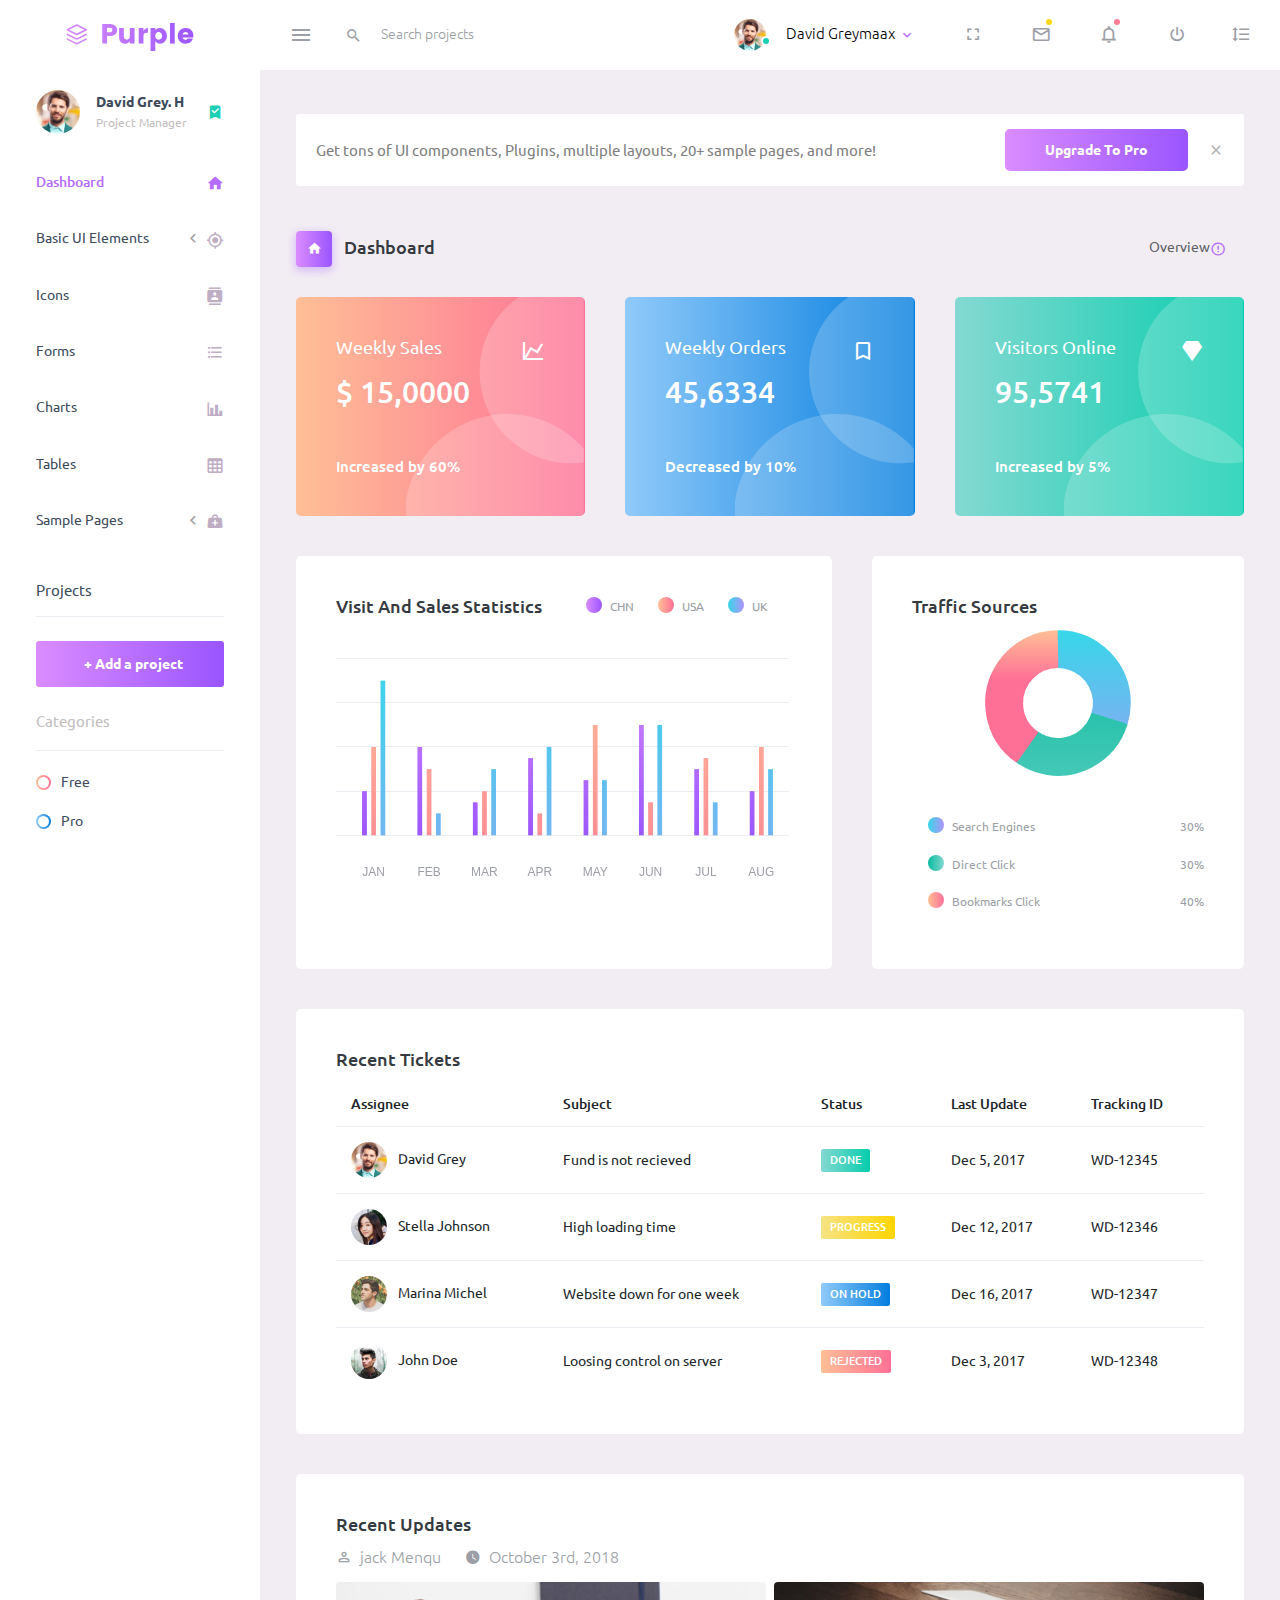
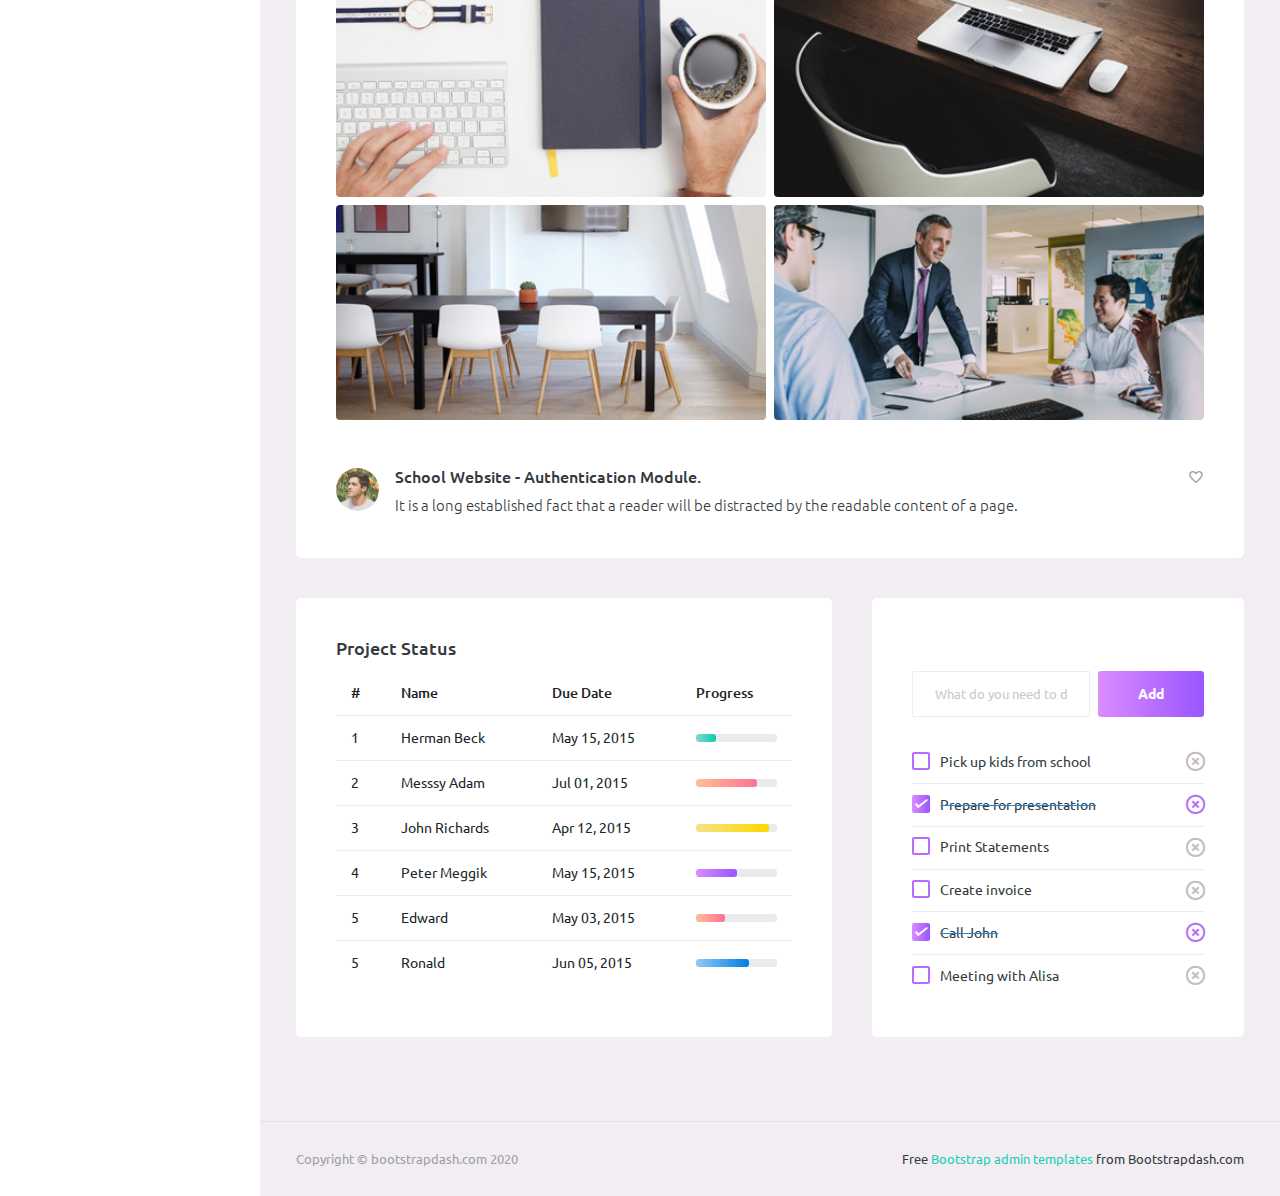
<file: KaloriNetProject/wwwroot/writer/index.html>
<!DOCTYPE html>
<html lang="en">
  <head>
    <!-- Required meta tags -->
    <meta charset="utf-8">
    <meta name="viewport" content="width=device-width, initial-scale=1, shrink-to-fit=no">
    <title>Purple Admin</title>
    <!-- plugins:css -->
    <link rel="stylesheet" href="assets/vendors/mdi/css/materialdesignicons.min.css">
    <link rel="stylesheet" href="assets/vendors/css/vendor.bundle.base.css">
    <!-- endinject -->
    <!-- Plugin css for this page -->
    <!-- End plugin css for this page -->
    <!-- inject:css -->
    <!-- endinject -->
    <!-- Layout styles -->
    <link rel="stylesheet" href="assets/css/style.css">
    <!-- End layout styles -->
    <link rel="shortcut icon" href="assets/images/favicon.ico" />
  </head>
  <body>
    <div class="container-scroller">
      <!-- partial:partials/_navbar.html -->
      <nav class="navbar default-layout-navbar col-lg-12 col-12 p-0 fixed-top d-flex flex-row">
        <div class="text-center navbar-brand-wrapper d-flex align-items-center justify-content-center">
          <a class="navbar-brand brand-logo" href="index.html"><img src="assets/images/logo.svg" alt="logo" /></a>
          <a class="navbar-brand brand-logo-mini" href="index.html"><img src="assets/images/logo-mini.svg" alt="logo" /></a>
        </div>
        <div class="navbar-menu-wrapper d-flex align-items-stretch">
          <button class="navbar-toggler navbar-toggler align-self-center" type="button" data-toggle="minimize">
            <span class="mdi mdi-menu"></span>
          </button>
          <div class="search-field d-none d-md-block">
            <form class="d-flex align-items-center h-100" action="#">
              <div class="input-group">
                <div class="input-group-prepend bg-transparent">
                  <i class="input-group-text border-0 mdi mdi-magnify"></i>
                </div>
                <input type="text" class="form-control bg-transparent border-0" placeholder="Search projects">
              </div>
            </form>
          </div>
          <ul class="navbar-nav navbar-nav-right">
            <li class="nav-item nav-profile dropdown">
              <a class="nav-link dropdown-toggle" id="profileDropdown" href="#" data-toggle="dropdown" aria-expanded="false">
                <div class="nav-profile-img">
                  <img src="assets/images/faces/face1.jpg" alt="image">
                  <span class="availability-status online"></span>
                </div>
                <div class="nav-profile-text">
                  <p class="mb-1 text-black">David Greymaax</p>
                </div>
              </a>
              <div class="dropdown-menu navbar-dropdown" aria-labelledby="profileDropdown">
                <a class="dropdown-item" href="#">
                  <i class="mdi mdi-cached mr-2 text-success"></i> Activity Log </a>
                <div class="dropdown-divider"></div>
                <a class="dropdown-item" href="#">
                  <i class="mdi mdi-logout mr-2 text-primary"></i> Signout </a>
              </div>
            </li>
            <li class="nav-item d-none d-lg-block full-screen-link">
              <a class="nav-link">
                <i class="mdi mdi-fullscreen" id="fullscreen-button"></i>
              </a>
            </li>
            <li class="nav-item dropdown">
              <a class="nav-link count-indicator dropdown-toggle" id="messageDropdown" href="#" data-toggle="dropdown" aria-expanded="false">
                <i class="mdi mdi-email-outline"></i>
                <span class="count-symbol bg-warning"></span>
              </a>
              <div class="dropdown-menu dropdown-menu-right navbar-dropdown preview-list" aria-labelledby="messageDropdown">
                <h6 class="p-3 mb-0">Messages</h6>
                <div class="dropdown-divider"></div>
                <a class="dropdown-item preview-item">
                  <div class="preview-thumbnail">
                    <img src="assets/images/faces/face4.jpg" alt="image" class="profile-pic">
                  </div>
                  <div class="preview-item-content d-flex align-items-start flex-column justify-content-center">
                    <h6 class="preview-subject ellipsis mb-1 font-weight-normal">Mark send you a message</h6>
                    <p class="text-gray mb-0"> 1 Minutes ago </p>
                  </div>
                </a>
                <div class="dropdown-divider"></div>
                <a class="dropdown-item preview-item">
                  <div class="preview-thumbnail">
                    <img src="assets/images/faces/face2.jpg" alt="image" class="profile-pic">
                  </div>
                  <div class="preview-item-content d-flex align-items-start flex-column justify-content-center">
                    <h6 class="preview-subject ellipsis mb-1 font-weight-normal">Cregh send you a message</h6>
                    <p class="text-gray mb-0"> 15 Minutes ago </p>
                  </div>
                </a>
                <div class="dropdown-divider"></div>
                <a class="dropdown-item preview-item">
                  <div class="preview-thumbnail">
                    <img src="assets/images/faces/face3.jpg" alt="image" class="profile-pic">
                  </div>
                  <div class="preview-item-content d-flex align-items-start flex-column justify-content-center">
                    <h6 class="preview-subject ellipsis mb-1 font-weight-normal">Profile picture updated</h6>
                    <p class="text-gray mb-0"> 18 Minutes ago </p>
                  </div>
                </a>
                <div class="dropdown-divider"></div>
                <h6 class="p-3 mb-0 text-center">4 new messages</h6>
              </div>
            </li>
            <li class="nav-item dropdown">
              <a class="nav-link count-indicator dropdown-toggle" id="notificationDropdown" href="#" data-toggle="dropdown">
                <i class="mdi mdi-bell-outline"></i>
                <span class="count-symbol bg-danger"></span>
              </a>
              <div class="dropdown-menu dropdown-menu-right navbar-dropdown preview-list" aria-labelledby="notificationDropdown">
                <h6 class="p-3 mb-0">Notifications</h6>
                <div class="dropdown-divider"></div>
                <a class="dropdown-item preview-item">
                  <div class="preview-thumbnail">
                    <div class="preview-icon bg-success">
                      <i class="mdi mdi-calendar"></i>
                    </div>
                  </div>
                  <div class="preview-item-content d-flex align-items-start flex-column justify-content-center">
                    <h6 class="preview-subject font-weight-normal mb-1">Event today</h6>
                    <p class="text-gray ellipsis mb-0"> Just a reminder that you have an event today </p>
                  </div>
                </a>
                <div class="dropdown-divider"></div>
                <a class="dropdown-item preview-item">
                  <div class="preview-thumbnail">
                    <div class="preview-icon bg-warning">
                      <i class="mdi mdi-settings"></i>
                    </div>
                  </div>
                  <div class="preview-item-content d-flex align-items-start flex-column justify-content-center">
                    <h6 class="preview-subject font-weight-normal mb-1">Settings</h6>
                    <p class="text-gray ellipsis mb-0"> Update dashboard </p>
                  </div>
                </a>
                <div class="dropdown-divider"></div>
                <a class="dropdown-item preview-item">
                  <div class="preview-thumbnail">
                    <div class="preview-icon bg-info">
                      <i class="mdi mdi-link-variant"></i>
                    </div>
                  </div>
                  <div class="preview-item-content d-flex align-items-start flex-column justify-content-center">
                    <h6 class="preview-subject font-weight-normal mb-1">Launch Admin</h6>
                    <p class="text-gray ellipsis mb-0"> New admin wow! </p>
                  </div>
                </a>
                <div class="dropdown-divider"></div>
                <h6 class="p-3 mb-0 text-center">See all notifications</h6>
              </div>
            </li>
            <li class="nav-item nav-logout d-none d-lg-block">
              <a class="nav-link" href="#">
                <i class="mdi mdi-power"></i>
              </a>
            </li>
            <li class="nav-item nav-settings d-none d-lg-block">
              <a class="nav-link" href="#">
                <i class="mdi mdi-format-line-spacing"></i>
              </a>
            </li>
          </ul>
          <button class="navbar-toggler navbar-toggler-right d-lg-none align-self-center" type="button" data-toggle="offcanvas">
            <span class="mdi mdi-menu"></span>
          </button>
        </div>
      </nav>
      <!-- partial -->
      <div class="container-fluid page-body-wrapper">
        <!-- partial:partials/_sidebar.html -->
        <nav class="sidebar sidebar-offcanvas" id="sidebar">
          <ul class="nav">
            <li class="nav-item nav-profile">
              <a href="#" class="nav-link">
                <div class="nav-profile-image">
                  <img src="assets/images/faces/face1.jpg" alt="profile">
                  <span class="login-status online"></span>
                  <!--change to offline or busy as needed-->
                </div>
                <div class="nav-profile-text d-flex flex-column">
                  <span class="font-weight-bold mb-2">David Grey. H</span>
                  <span class="text-secondary text-small">Project Manager</span>
                </div>
                <i class="mdi mdi-bookmark-check text-success nav-profile-badge"></i>
              </a>
            </li>
            <li class="nav-item">
              <a class="nav-link" href="index.html">
                <span class="menu-title">Dashboard</span>
                <i class="mdi mdi-home menu-icon"></i>
              </a>
            </li>
            <li class="nav-item">
              <a class="nav-link" data-toggle="collapse" href="#ui-basic" aria-expanded="false" aria-controls="ui-basic">
                <span class="menu-title">Basic UI Elements</span>
                <i class="menu-arrow"></i>
                <i class="mdi mdi-crosshairs-gps menu-icon"></i>
              </a>
              <div class="collapse" id="ui-basic">
                <ul class="nav flex-column sub-menu">
                  <li class="nav-item"> <a class="nav-link" href="pages/ui-features/buttons.html">Buttons</a></li>
                  <li class="nav-item"> <a class="nav-link" href="pages/ui-features/typography.html">Typography</a></li>
                </ul>
              </div>
            </li>
            <li class="nav-item">
              <a class="nav-link" href="pages/icons/mdi.html">
                <span class="menu-title">Icons</span>
                <i class="mdi mdi-contacts menu-icon"></i>
              </a>
            </li>
            <li class="nav-item">
              <a class="nav-link" href="pages/forms/basic_elements.html">
                <span class="menu-title">Forms</span>
                <i class="mdi mdi-format-list-bulleted menu-icon"></i>
              </a>
            </li>
            <li class="nav-item">
              <a class="nav-link" href="pages/charts/chartjs.html">
                <span class="menu-title">Charts</span>
                <i class="mdi mdi-chart-bar menu-icon"></i>
              </a>
            </li>
            <li class="nav-item">
              <a class="nav-link" href="pages/tables/basic-table.html">
                <span class="menu-title">Tables</span>
                <i class="mdi mdi-table-large menu-icon"></i>
              </a>
            </li>
            <li class="nav-item">
              <a class="nav-link" data-toggle="collapse" href="#general-pages" aria-expanded="false" aria-controls="general-pages">
                <span class="menu-title">Sample Pages</span>
                <i class="menu-arrow"></i>
                <i class="mdi mdi-medical-bag menu-icon"></i>
              </a>
              <div class="collapse" id="general-pages">
                <ul class="nav flex-column sub-menu">
                  <li class="nav-item"> <a class="nav-link" href="pages/samples/blank-page.html"> Blank Page </a></li>
                  <li class="nav-item"> <a class="nav-link" href="pages/samples/login.html"> Login </a></li>
                  <li class="nav-item"> <a class="nav-link" href="pages/samples/register.html"> Register </a></li>
                  <li class="nav-item"> <a class="nav-link" href="pages/samples/error-404.html"> 404 </a></li>
                  <li class="nav-item"> <a class="nav-link" href="pages/samples/error-500.html"> 500 </a></li>
                </ul>
              </div>
            </li>
            <li class="nav-item sidebar-actions">
              <span class="nav-link">
                <div class="border-bottom">
                  <h6 class="font-weight-normal mb-3">Projects</h6>
                </div>
                <button class="btn btn-block btn-lg btn-gradient-primary mt-4">+ Add a project</button>
                <div class="mt-4">
                  <div class="border-bottom">
                    <p class="text-secondary">Categories</p>
                  </div>
                  <ul class="gradient-bullet-list mt-4">
                    <li>Free</li>
                    <li>Pro</li>
                  </ul>
                </div>
              </span>
            </li>
          </ul>
        </nav>
        <!-- partial -->
        <div class="main-panel">
          <div class="content-wrapper">
            <div class="row" id="proBanner">
              <div class="col-12">
                <span class="d-flex align-items-center purchase-popup">
                  <p>Get tons of UI components, Plugins, multiple layouts, 20+ sample pages, and more!</p>
                  <a href="https://www.bootstrapdash.com/product/purple-bootstrap-admin-template?utm_source=organic&utm_medium=banner&utm_campaign=free-preview" target="_blank" class="btn download-button purchase-button ml-auto">Upgrade To Pro</a>
                  <i class="mdi mdi-close" id="bannerClose"></i>
                </span>
              </div>
            </div>
            <div class="page-header">
              <h3 class="page-title">
                <span class="page-title-icon bg-gradient-primary text-white mr-2">
                  <i class="mdi mdi-home"></i>
                </span> Dashboard
              </h3>
              <nav aria-label="breadcrumb">
                <ul class="breadcrumb">
                  <li class="breadcrumb-item active" aria-current="page">
                    <span></span>Overview <i class="mdi mdi-alert-circle-outline icon-sm text-primary align-middle"></i>
                  </li>
                </ul>
              </nav>
            </div>
            <div class="row">
              <div class="col-md-4 stretch-card grid-margin">
                <div class="card bg-gradient-danger card-img-holder text-white">
                  <div class="card-body">
                    <img src="assets/images/dashboard/circle.svg" class="card-img-absolute" alt="circle-image" />
                    <h4 class="font-weight-normal mb-3">Weekly Sales <i class="mdi mdi-chart-line mdi-24px float-right"></i>
                    </h4>
                    <h2 class="mb-5">$ 15,0000</h2>
                    <h6 class="card-text">Increased by 60%</h6>
                  </div>
                </div>
              </div>
              <div class="col-md-4 stretch-card grid-margin">
                <div class="card bg-gradient-info card-img-holder text-white">
                  <div class="card-body">
                    <img src="assets/images/dashboard/circle.svg" class="card-img-absolute" alt="circle-image" />
                    <h4 class="font-weight-normal mb-3">Weekly Orders <i class="mdi mdi-bookmark-outline mdi-24px float-right"></i>
                    </h4>
                    <h2 class="mb-5">45,6334</h2>
                    <h6 class="card-text">Decreased by 10%</h6>
                  </div>
                </div>
              </div>
              <div class="col-md-4 stretch-card grid-margin">
                <div class="card bg-gradient-success card-img-holder text-white">
                  <div class="card-body">
                    <img src="assets/images/dashboard/circle.svg" class="card-img-absolute" alt="circle-image" />
                    <h4 class="font-weight-normal mb-3">Visitors Online <i class="mdi mdi-diamond mdi-24px float-right"></i>
                    </h4>
                    <h2 class="mb-5">95,5741</h2>
                    <h6 class="card-text">Increased by 5%</h6>
                  </div>
                </div>
              </div>
            </div>
            <div class="row">
              <div class="col-md-7 grid-margin stretch-card">
                <div class="card">
                  <div class="card-body">
                    <div class="clearfix">
                      <h4 class="card-title float-left">Visit And Sales Statistics</h4>
                      <div id="visit-sale-chart-legend" class="rounded-legend legend-horizontal legend-top-right float-right"></div>
                    </div>
                    <canvas id="visit-sale-chart" class="mt-4"></canvas>
                  </div>
                </div>
              </div>
              <div class="col-md-5 grid-margin stretch-card">
                <div class="card">
                  <div class="card-body">
                    <h4 class="card-title">Traffic Sources</h4>
                    <canvas id="traffic-chart"></canvas>
                    <div id="traffic-chart-legend" class="rounded-legend legend-vertical legend-bottom-left pt-4"></div>
                  </div>
                </div>
              </div>
            </div>
            <div class="row">
              <div class="col-12 grid-margin">
                <div class="card">
                  <div class="card-body">
                    <h4 class="card-title">Recent Tickets</h4>
                    <div class="table-responsive">
                      <table class="table">
                        <thead>
                          <tr>
                            <th> Assignee </th>
                            <th> Subject </th>
                            <th> Status </th>
                            <th> Last Update </th>
                            <th> Tracking ID </th>
                          </tr>
                        </thead>
                        <tbody>
                          <tr>
                            <td>
                              <img src="assets/images/faces/face1.jpg" class="mr-2" alt="image"> David Grey
                            </td>
                            <td> Fund is not recieved </td>
                            <td>
                              <label class="badge badge-gradient-success">DONE</label>
                            </td>
                            <td> Dec 5, 2017 </td>
                            <td> WD-12345 </td>
                          </tr>
                          <tr>
                            <td>
                              <img src="assets/images/faces/face2.jpg" class="mr-2" alt="image"> Stella Johnson
                            </td>
                            <td> High loading time </td>
                            <td>
                              <label class="badge badge-gradient-warning">PROGRESS</label>
                            </td>
                            <td> Dec 12, 2017 </td>
                            <td> WD-12346 </td>
                          </tr>
                          <tr>
                            <td>
                              <img src="assets/images/faces/face3.jpg" class="mr-2" alt="image"> Marina Michel
                            </td>
                            <td> Website down for one week </td>
                            <td>
                              <label class="badge badge-gradient-info">ON HOLD</label>
                            </td>
                            <td> Dec 16, 2017 </td>
                            <td> WD-12347 </td>
                          </tr>
                          <tr>
                            <td>
                              <img src="assets/images/faces/face4.jpg" class="mr-2" alt="image"> John Doe
                            </td>
                            <td> Loosing control on server </td>
                            <td>
                              <label class="badge badge-gradient-danger">REJECTED</label>
                            </td>
                            <td> Dec 3, 2017 </td>
                            <td> WD-12348 </td>
                          </tr>
                        </tbody>
                      </table>
                    </div>
                  </div>
                </div>
              </div>
            </div>
            <div class="row">
              <div class="col-12 grid-margin stretch-card">
                <div class="card">
                  <div class="card-body">
                    <h4 class="card-title">Recent Updates</h4>
                    <div class="d-flex">
                      <div class="d-flex align-items-center mr-4 text-muted font-weight-light">
                        <i class="mdi mdi-account-outline icon-sm mr-2"></i>
                        <span>jack Menqu</span>
                      </div>
                      <div class="d-flex align-items-center text-muted font-weight-light">
                        <i class="mdi mdi-clock icon-sm mr-2"></i>
                        <span>October 3rd, 2018</span>
                      </div>
                    </div>
                    <div class="row mt-3">
                      <div class="col-6 pr-1">
                        <img src="assets/images/dashboard/img_1.jpg" class="mb-2 mw-100 w-100 rounded" alt="image">
                        <img src="assets/images/dashboard/img_4.jpg" class="mw-100 w-100 rounded" alt="image">
                      </div>
                      <div class="col-6 pl-1">
                        <img src="assets/images/dashboard/img_2.jpg" class="mb-2 mw-100 w-100 rounded" alt="image">
                        <img src="assets/images/dashboard/img_3.jpg" class="mw-100 w-100 rounded" alt="image">
                      </div>
                    </div>
                    <div class="d-flex mt-5 align-items-top">
                      <img src="assets/images/faces/face3.jpg" class="img-sm rounded-circle mr-3" alt="image">
                      <div class="mb-0 flex-grow">
                        <h5 class="mr-2 mb-2">School Website - Authentication Module.</h5>
                        <p class="mb-0 font-weight-light">It is a long established fact that a reader will be distracted by the readable content of a page.</p>
                      </div>
                      <div class="ml-auto">
                        <i class="mdi mdi-heart-outline text-muted"></i>
                      </div>
                    </div>
                  </div>
                </div>
              </div>
            </div>
            <div class="row">
              <div class="col-md-7 grid-margin stretch-card">
                <div class="card">
                  <div class="card-body">
                    <h4 class="card-title">Project Status</h4>
                    <div class="table-responsive">
                      <table class="table">
                          <thead>
                              <tr>
                                  <th> # </th>
                                  <th> Name </th>
                                  <th> Due Date </th>
                                  <th> Progress </th>
                              </tr>
                          </thead>
                        <tbody>
                          <tr>
                            <td> 1 </td>
                            <td> Herman Beck </td>
                            <td> May 15, 2015 </td>
                            <td>
                              <div class="progress">
                                <div class="progress-bar bg-gradient-success" role="progressbar" style="width: 25%" aria-valuenow="25" aria-valuemin="0" aria-valuemax="100"></div>
                              </div>
                            </td>
                          </tr>
                          <tr>
                            <td> 2 </td>
                            <td> Messsy Adam </td>
                            <td> Jul 01, 2015 </td>
                            <td>
                              <div class="progress">
                                <div class="progress-bar bg-gradient-danger" role="progressbar" style="width: 75%" aria-valuenow="75" aria-valuemin="0" aria-valuemax="100"></div>
                              </div>
                            </td>
                          </tr>
                          <tr>
                            <td> 3 </td>
                            <td> John Richards </td>
                            <td> Apr 12, 2015 </td>
                            <td>
                              <div class="progress">
                                <div class="progress-bar bg-gradient-warning" role="progressbar" style="width: 90%" aria-valuenow="90" aria-valuemin="0" aria-valuemax="100"></div>
                              </div>
                            </td>
                          </tr>
                          <tr>
                            <td> 4 </td>
                            <td> Peter Meggik </td>
                            <td> May 15, 2015 </td>
                            <td>
                              <div class="progress">
                                <div class="progress-bar bg-gradient-primary" role="progressbar" style="width: 50%" aria-valuenow="50" aria-valuemin="0" aria-valuemax="100"></div>
                              </div>
                            </td>
                          </tr>
                          <tr>
                            <td> 5 </td>
                            <td> Edward </td>
                            <td> May 03, 2015 </td>
                            <td>
                              <div class="progress">
                                <div class="progress-bar bg-gradient-danger" role="progressbar" style="width: 35%" aria-valuenow="35" aria-valuemin="0" aria-valuemax="100"></div>
                              </div>
                            </td>
                          </tr>
                          <tr>
                            <td> 5 </td>
                            <td> Ronald </td>
                            <td> Jun 05, 2015 </td>
                            <td>
                              <div class="progress">
                                <div class="progress-bar bg-gradient-info" role="progressbar" style="width: 65%" aria-valuenow="65" aria-valuemin="0" aria-valuemax="100"></div>
                              </div>
                            </td>
                          </tr>
                        </tbody>
                      </table>
                    </div>
                  </div>
                </div>
              </div>
              <div class="col-md-5 grid-margin stretch-card">
                <div class="card">
                  <div class="card-body">
                    <h4 class="card-title text-white">Todo</h4>
                    <div class="add-items d-flex">
                      <input type="text" class="form-control todo-list-input" placeholder="What do you need to do today?">
                      <button class="add btn btn-gradient-primary font-weight-bold todo-list-add-btn" id="add-task">Add</button>
                    </div>
                    <div class="list-wrapper">
                      <ul class="d-flex flex-column-reverse todo-list todo-list-custom">
                        <li>
                          <div class="form-check">
                            <label class="form-check-label">
                              <input class="checkbox" type="checkbox"> Meeting with Alisa </label>
                          </div>
                          <i class="remove mdi mdi-close-circle-outline"></i>
                        </li>
                        <li class="completed">
                          <div class="form-check">
                            <label class="form-check-label">
                              <input class="checkbox" type="checkbox" checked> Call John </label>
                          </div>
                          <i class="remove mdi mdi-close-circle-outline"></i>
                        </li>
                        <li>
                          <div class="form-check">
                            <label class="form-check-label">
                              <input class="checkbox" type="checkbox"> Create invoice </label>
                          </div>
                          <i class="remove mdi mdi-close-circle-outline"></i>
                        </li>
                        <li>
                          <div class="form-check">
                            <label class="form-check-label">
                              <input class="checkbox" type="checkbox"> Print Statements </label>
                          </div>
                          <i class="remove mdi mdi-close-circle-outline"></i>
                        </li>
                        <li class="completed">
                          <div class="form-check">
                            <label class="form-check-label">
                              <input class="checkbox" type="checkbox" checked> Prepare for presentation </label>
                          </div>
                          <i class="remove mdi mdi-close-circle-outline"></i>
                        </li>
                        <li>
                          <div class="form-check">
                            <label class="form-check-label">
                              <input class="checkbox" type="checkbox"> Pick up kids from school </label>
                          </div>
                          <i class="remove mdi mdi-close-circle-outline"></i>
                        </li>
                      </ul>
                    </div>
                  </div>
                </div>
              </div>
            </div>
          </div>
          <!-- content-wrapper ends -->
          <!-- partial:partials/_footer.html -->
          <footer class="footer">
            <div class="container-fluid clearfix">
              <span class="text-muted d-block text-center text-sm-left d-sm-inline-block">Copyright © bootstrapdash.com 2020</span>
              <span class="float-none float-sm-right d-block mt-1 mt-sm-0 text-center"> Free <a href="https://www.bootstrapdash.com/bootstrap-admin-template/" target="_blank">Bootstrap admin templates </a> from Bootstrapdash.com</span>
            </div>
          </footer>
          <!-- partial -->
        </div>
        <!-- main-panel ends -->
      </div>
      <!-- page-body-wrapper ends -->
    </div>
    <!-- container-scroller -->
    <!-- plugins:js -->
    <script src="assets/vendors/js/vendor.bundle.base.js"></script>
    <!-- endinject -->
    <!-- Plugin js for this page -->
    <script src="assets/vendors/chart.js/Chart.min.js"></script>
    <!-- End plugin js for this page -->
    <!-- inject:js -->
    <script src="assets/js/off-canvas.js"></script>
    <script src="assets/js/hoverable-collapse.js"></script>
    <script src="assets/js/misc.js"></script>
    <!-- endinject -->
    <!-- Custom js for this page -->
    <script src="assets/js/dashboard.js"></script>
    <script src="assets/js/todolist.js"></script>
    <!-- End custom js for this page -->
  </body>
</html>
</file>
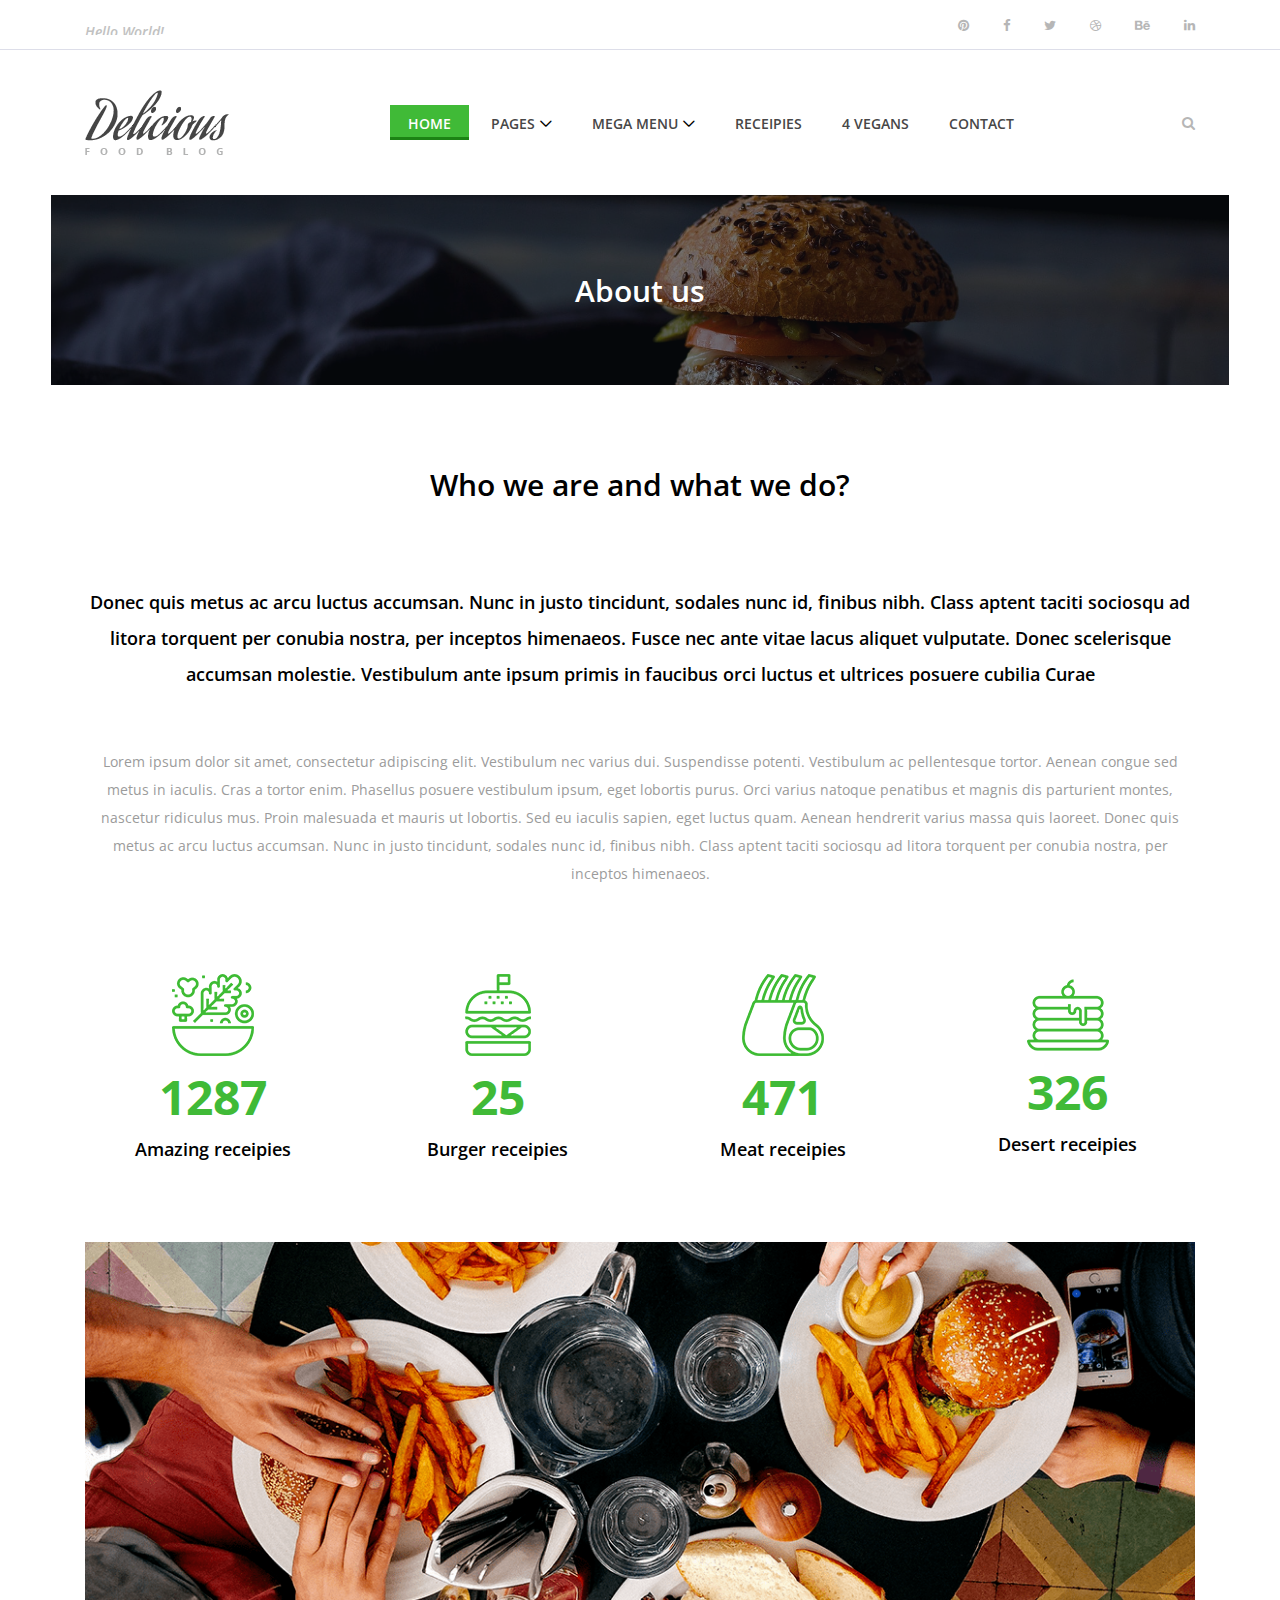
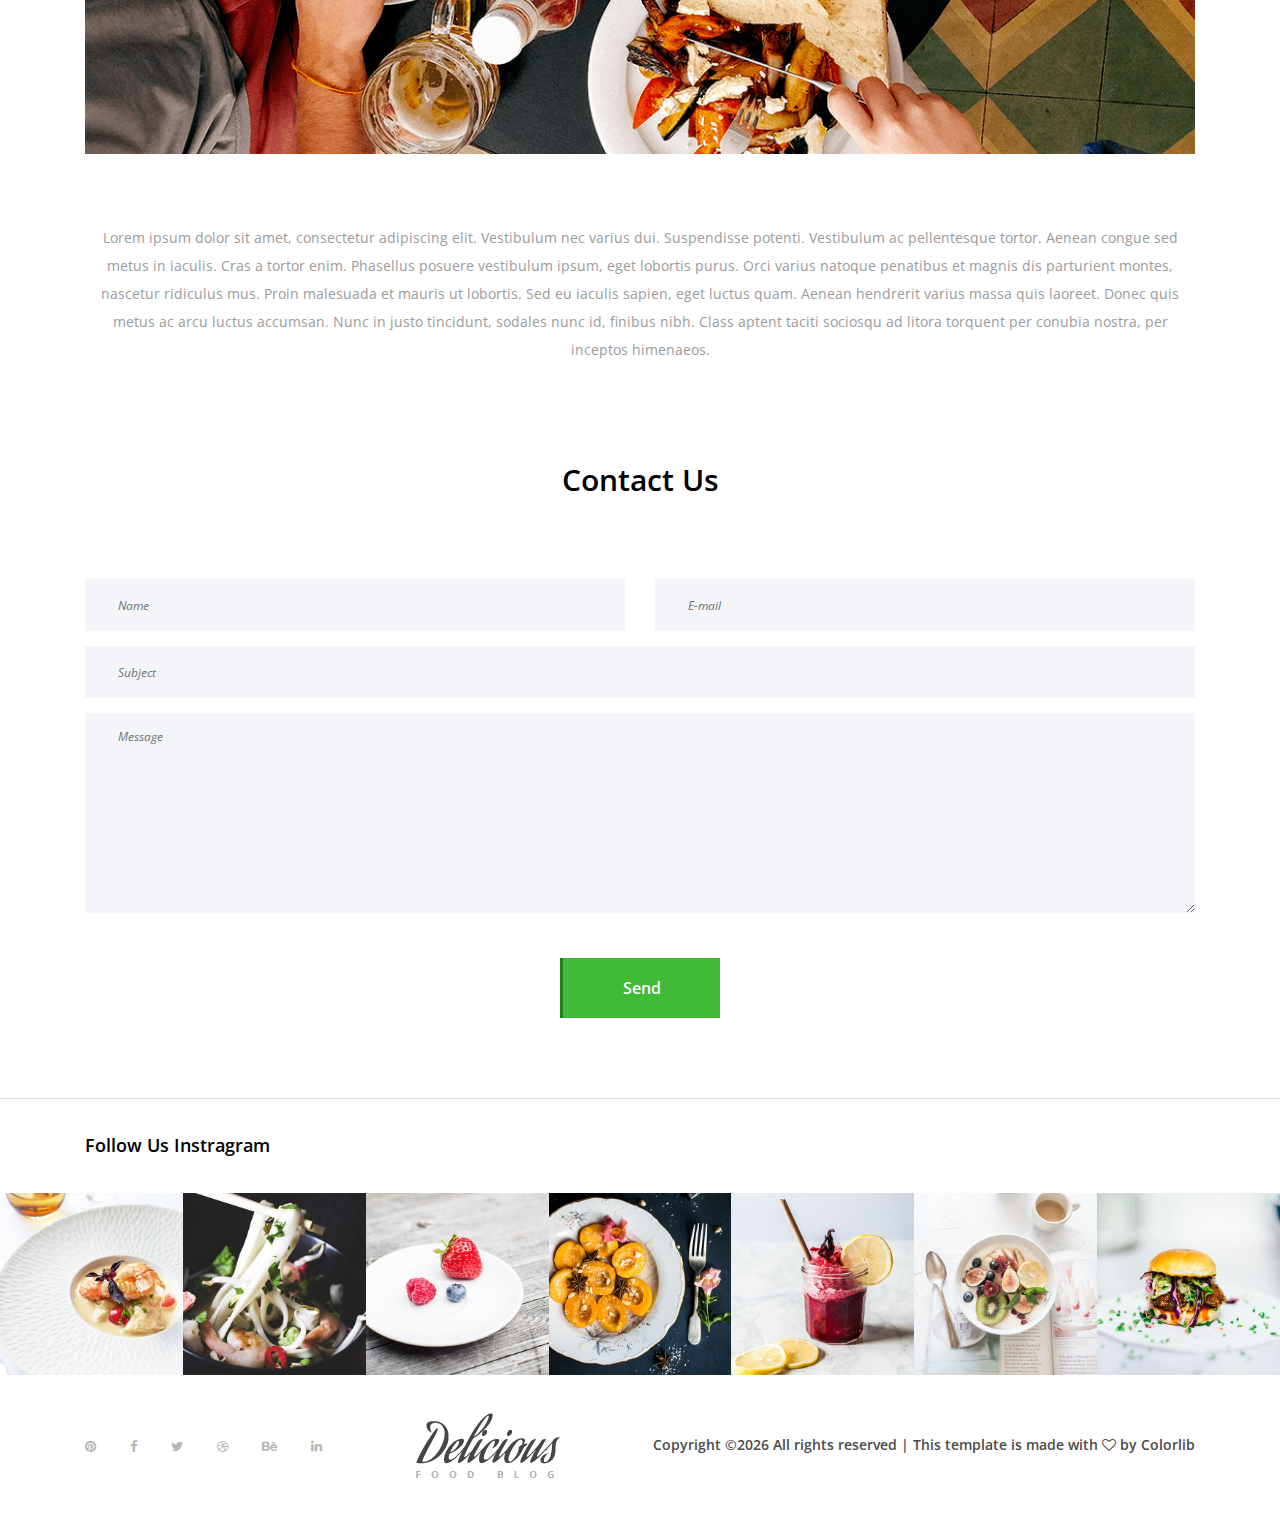
<file: KaloriNetProject/wwwroot/delicious-master/about.html>
<!DOCTYPE html>
<html lang="en">

<head>
    <meta charset="UTF-8">
    <meta name="description" content="">
    <meta http-equiv="X-UA-Compatible" content="IE=edge">
    <meta name="viewport" content="width=device-width, initial-scale=1, shrink-to-fit=no">
    <!-- The above 4 meta tags *must* come first in the head; any other head content must come *after* these tags -->

    <!-- Title -->
    <title>Delicious - Food Blog Template | About</title>

    <!-- Favicon -->
    <link rel="icon" href="img/core-img/favicon.ico">

    <!-- Core Stylesheet -->
    <link rel="stylesheet" href="style.css">

</head>

<body>
    <!-- Preloader -->
    <div id="preloader">
        <i class="circle-preloader"></i>
        <img src="img/core-img/salad.png" alt="">
    </div>

    <!-- Search Wrapper -->
    <div class="search-wrapper">
        <!-- Close Btn -->
        <div class="close-btn"><i class="fa fa-times" aria-hidden="true"></i></div>

        <div class="container">
            <div class="row">
                <div class="col-12">
                    <form action="#" method="post">
                        <input type="search" name="search" placeholder="Type any keywords...">
                        <button type="submit"><i class="fa fa-search" aria-hidden="true"></i></button>
                    </form>
                </div>
            </div>
        </div>
    </div>

    <!-- ##### Header Area Start ##### -->
    <header class="header-area">

        <!-- Top Header Area -->
        <div class="top-header-area">
            <div class="container h-100">
                <div class="row h-100 align-items-center justify-content-between">
                    <!-- Breaking News -->
                    <div class="col-12 col-sm-6">
                        <div class="breaking-news">
                            <div id="breakingNewsTicker" class="ticker">
                                <ul>
                                    <li><a href="#">Hello World!</a></li>
                                    <li><a href="#">Welcome to Colorlib Family.</a></li>
                                    <li><a href="#">Hello Delicious!</a></li>
                                </ul>
                            </div>
                        </div>
                    </div>

                    <!-- Top Social Info -->
                    <div class="col-12 col-sm-6">
                        <div class="top-social-info text-right">
                            <a href="#"><i class="fa fa-pinterest" aria-hidden="true"></i></a>
                            <a href="#"><i class="fa fa-facebook" aria-hidden="true"></i></a>
                            <a href="#"><i class="fa fa-twitter" aria-hidden="true"></i></a>
                            <a href="#"><i class="fa fa-dribbble" aria-hidden="true"></i></a>
                            <a href="#"><i class="fa fa-behance" aria-hidden="true"></i></a>
                            <a href="#"><i class="fa fa-linkedin" aria-hidden="true"></i></a>
                        </div>
                    </div>
                </div>
            </div>
        </div>

        <!-- Navbar Area -->
        <div class="delicious-main-menu">
            <div class="classy-nav-container breakpoint-off">
                <div class="container">
                    <!-- Menu -->
                    <nav class="classy-navbar justify-content-between" id="deliciousNav">

                        <!-- Logo -->
                        <a class="nav-brand" href="index.html"><img src="img/core-img/logo.png" alt=""></a>

                        <!-- Navbar Toggler -->
                        <div class="classy-navbar-toggler">
                            <span class="navbarToggler"><span></span><span></span><span></span></span>
                        </div>

                        <!-- Menu -->
                        <div class="classy-menu">

                            <!-- close btn -->
                            <div class="classycloseIcon">
                                <div class="cross-wrap"><span class="top"></span><span class="bottom"></span></div>
                            </div>

                            <!-- Nav Start -->
                            <div class="classynav">
                                <ul>
                                    <li class="active"><a href="index.html">Home</a></li>
                                    <li><a href="#">Pages</a>
                                        <ul class="dropdown">
                                            <li><a href="index.html">Home</a></li>
                                            <li><a href="about.html">About Us</a></li>
                                            <li><a href="blog-post.html">Blog Post</a></li>
                                            <li><a href="receipe-post.html">Receipe Post</a></li>
                                            <li><a href="contact.html">Contact</a></li>
                                            <li><a href="elements.html">Elements</a></li>
                                            <li><a href="#">Dropdown</a>
                                                <ul class="dropdown">
                                                    <li><a href="index.html">Home</a></li>
                                                    <li><a href="about.html">About Us</a></li>
                                                    <li><a href="blog-post.html">Blog Post</a></li>
                                                    <li><a href="receipe-post.html">Receipe Post</a></li>
                                                    <li><a href="contact.html">Contact</a></li>
                                                    <li><a href="elements.html">Elements</a></li>
                                                    <li><a href="#">Dropdown</a>
                                                        <ul class="dropdown">
                                                            <li><a href="index.html">Home</a></li>
                                                            <li><a href="about.html">About Us</a></li>
                                                            <li><a href="blog-post.html">Blog Post</a></li>
                                                            <li><a href="receipe-post.html">Receipe Post</a></li>
                                                            <li><a href="contact.html">Contact</a></li>
                                                            <li><a href="elements.html">Elements</a></li>
                                                        </ul>
                                                    </li>
                                                </ul>
                                            </li>
                                        </ul>
                                    </li>
                                    <li><a href="#">Mega Menu</a>
                                        <div class="megamenu">
                                            <ul class="single-mega cn-col-4">
                                                <li class="title">Catagory</li>
                                                <li><a href="index.html">Home</a></li>
                                                <li><a href="about.html">About Us</a></li>
                                                <li><a href="blog-post.html">Blog Post</a></li>
                                                <li><a href="receipe-post.html">Receipe Post</a></li>
                                                <li><a href="contact.html">Contact</a></li>
                                                <li><a href="elements.html">Elements</a></li>
                                            </ul>
                                            <ul class="single-mega cn-col-4">
                                                <li class="title">Catagory</li>
                                                <li><a href="index.html">Home</a></li>
                                                <li><a href="about.html">About Us</a></li>
                                                <li><a href="blog-post.html">Blog Post</a></li>
                                                <li><a href="receipe-post.html">Receipe Post</a></li>
                                                <li><a href="contact.html">Contact</a></li>
                                                <li><a href="elements.html">Elements</a></li>
                                            </ul>
                                            <ul class="single-mega cn-col-4">
                                                <li class="title">Catagory</li>
                                                <li><a href="index.html">Home</a></li>
                                                <li><a href="about.html">About Us</a></li>
                                                <li><a href="blog-post.html">Blog Post</a></li>
                                                <li><a href="receipe-post.html">Receipe Post</a></li>
                                                <li><a href="contact.html">Contact</a></li>
                                                <li><a href="elements.html">Elements</a></li>
                                            </ul>
                                            <div class="single-mega cn-col-4">
                                                <div class="receipe-slider owl-carousel">
                                                    <a href="#"><img src="img/bg-img/bg1.jpg" alt=""></a>
                                                    <a href="#"><img src="img/bg-img/bg6.jpg" alt=""></a>
                                                </div>
                                            </div>
                                        </div>
                                    </li>
                                    <li><a href="receipe-post.html">Receipies</a></li>
                                    <li><a href="receipe-post.html">4 Vegans</a></li>
                                    <li><a href="contact.html">Contact</a></li>
                                </ul>

                                <!-- Newsletter Form -->
                                <div class="search-btn">
                                    <i class="fa fa-search" aria-hidden="true"></i>
                                </div>

                            </div>
                            <!-- Nav End -->
                        </div>
                    </nav>
                </div>
            </div>
        </div>
    </header>
    <!-- ##### Header Area End ##### -->
    
    <!-- ##### Breadcumb Area Start ##### -->
    <div class="breadcumb-area bg-img bg-overlay" style="background-image: url(img/bg-img/breadcumb1.jpg);">
        <div class="container h-100">
            <div class="row h-100 align-items-center">
                <div class="col-12">
                    <div class="breadcumb-text text-center">
                        <h2>About us</h2>
                    </div>
                </div>
            </div>
        </div>
    </div>
    <!-- ##### Breadcumb Area End ##### -->

    <!-- ##### About Area Start ##### -->
    <section class="about-area section-padding-80">
        <div class="container">
            <div class="row">
                <div class="col-12">
                    <div class="section-heading">
                        <h3>Who we are and what we do?</h3>
                    </div>
                </div>
            </div>

            <div class="row">
                <div class="col-12">
                    <h6 class="sub-heading pb-5">Donec quis metus ac arcu luctus accumsan. Nunc in justo tincidunt, sodales nunc id, finibus nibh. Class aptent taciti sociosqu ad litora torquent per conubia nostra, per inceptos himenaeos. Fusce nec ante vitae lacus aliquet vulputate. Donec scelerisque accumsan molestie. Vestibulum ante ipsum primis in faucibus orci luctus et ultrices posuere cubilia Curae</h6>

                    <p class="text-center">Lorem ipsum dolor sit amet, consectetur adipiscing elit. Vestibulum nec varius dui. Suspendisse potenti. Vestibulum ac pellentesque tortor. Aenean congue sed metus in iaculis. Cras a tortor enim. Phasellus posuere vestibulum ipsum, eget lobortis purus. Orci varius natoque penatibus et magnis dis parturient montes, nascetur ridiculus mus. Proin malesuada et mauris ut lobortis. Sed eu iaculis sapien, eget luctus quam. Aenean hendrerit varius massa quis laoreet. Donec quis metus ac arcu luctus accumsan. Nunc in justo tincidunt, sodales nunc id, finibus nibh. Class aptent taciti sociosqu ad litora torquent per conubia nostra, per inceptos himenaeos.</p>
                </div>
            </div>

            <div class="row align-items-center mt-70">
                <!-- Single Cool Fact -->
                <div class="col-12 col-sm-6 col-lg-3">
                    <div class="single-cool-fact">
                        <img src="img/core-img/salad.png" alt="">
                        <h3><span class="counter">1287</span></h3>
                        <h6>Amazing receipies</h6>
                    </div>
                </div>

                <!-- Single Cool Fact -->
                <div class="col-12 col-sm-6 col-lg-3">
                    <div class="single-cool-fact">
                        <img src="img/core-img/hamburger.png" alt="">
                        <h3><span class="counter">25</span></h3>
                        <h6>Burger receipies</h6>
                    </div>
                </div>

                <!-- Single Cool Fact -->
                <div class="col-12 col-sm-6 col-lg-3">
                    <div class="single-cool-fact">
                        <img src="img/core-img/rib.png" alt="">
                        <h3><span class="counter">471</span></h3>
                        <h6>Meat receipies</h6>
                    </div>
                </div>

                <!-- Single Cool Fact -->
                <div class="col-12 col-sm-6 col-lg-3">
                    <div class="single-cool-fact">
                        <img src="img/core-img/pancake.png" alt="">
                        <h3><span class="counter">326</span></h3>
                        <h6>Desert receipies</h6>
                    </div>
                </div>
            </div>

            <div class="row">
                <div class="col-12">
                    <img class="mb-70" src="img/bg-img/about.png" alt="">
                    <p class="text-center">Lorem ipsum dolor sit amet, consectetur adipiscing elit. Vestibulum nec varius dui. Suspendisse potenti. Vestibulum ac pellentesque tortor. Aenean congue sed metus in iaculis. Cras a tortor enim. Phasellus posuere vestibulum ipsum, eget lobortis purus. Orci varius natoque penatibus et magnis dis parturient montes, nascetur ridiculus mus. Proin malesuada et mauris ut lobortis. Sed eu iaculis sapien, eget luctus quam. Aenean hendrerit varius massa quis laoreet. Donec quis metus ac arcu luctus accumsan. Nunc in justo tincidunt, sodales nunc id, finibus nibh. Class aptent taciti sociosqu ad litora torquent per conubia nostra, per inceptos himenaeos.</p>
                </div>
            </div>
        </div>
    </section>
    <!-- ##### About Area End ##### -->

    <!-- ##### Contact Area Start ##### -->
    <div class="contact-area section-padding-0-80">
        <div class="container">
            <div class="row">
                <div class="col-12">
                    <div class="section-heading">
                        <h3>Contact Us</h3>
                    </div>
                </div>
            </div>

            <div class="row">
                <div class="col-12">
                    <div class="contact-form-area">
                        <form action="#" method="post">
                            <div class="row">
                                <div class="col-12 col-lg-6">
                                    <input type="text" class="form-control" id="name" placeholder="Name">
                                </div>
                                <div class="col-12 col-lg-6">
                                    <input type="email" class="form-control" id="email" placeholder="E-mail">
                                </div>
                                <div class="col-12">
                                    <input type="text" class="form-control" id="subject" placeholder="Subject">
                                </div>
                                <div class="col-12">
                                    <textarea name="message" class="form-control" id="message" cols="30" rows="10" placeholder="Message"></textarea>
                                </div>
                                <div class="col-12 text-center">
                                    <button class="btn delicious-btn mt-30" type="submit">Send</button>
                                </div>
                            </div>
                        </form>
                    </div>
                </div>
            </div>
        </div>
    </div>
    <!-- ##### Contact Area End ##### -->

    <!-- ##### Follow Us Instagram Area Start ##### -->
    <div class="follow-us-instagram">
        <div class="container">
            <div class="row">
                <div class="col-12">
                    <h5>Follow Us Instragram</h5>
                </div>
            </div>
        </div>
        <!-- Instagram Feeds -->
        <div class="insta-feeds d-flex flex-wrap">
            <!-- Single Insta Feeds -->
            <div class="single-insta-feeds">
                <img src="img/bg-img/insta1.jpg" alt="">
                <!-- Icon -->
                <div class="insta-icon">
                    <a href="#"><i class="fa fa-instagram" aria-hidden="true"></i></a>
                </div>
            </div>

            <!-- Single Insta Feeds -->
            <div class="single-insta-feeds">
                <img src="img/bg-img/insta2.jpg" alt="">
                <!-- Icon -->
                <div class="insta-icon">
                    <a href="#"><i class="fa fa-instagram" aria-hidden="true"></i></a>
                </div>
            </div>

            <!-- Single Insta Feeds -->
            <div class="single-insta-feeds">
                <img src="img/bg-img/insta3.jpg" alt="">
                <!-- Icon -->
                <div class="insta-icon">
                    <a href="#"><i class="fa fa-instagram" aria-hidden="true"></i></a>
                </div>
            </div>

            <!-- Single Insta Feeds -->
            <div class="single-insta-feeds">
                <img src="img/bg-img/insta4.jpg" alt="">
                <!-- Icon -->
                <div class="insta-icon">
                    <a href="#"><i class="fa fa-instagram" aria-hidden="true"></i></a>
                </div>
            </div>

            <!-- Single Insta Feeds -->
            <div class="single-insta-feeds">
                <img src="img/bg-img/insta5.jpg" alt="">
                <!-- Icon -->
                <div class="insta-icon">
                    <a href="#"><i class="fa fa-instagram" aria-hidden="true"></i></a>
                </div>
            </div>

            <!-- Single Insta Feeds -->
            <div class="single-insta-feeds">
                <img src="img/bg-img/insta6.jpg" alt="">
                <!-- Icon -->
                <div class="insta-icon">
                    <a href="#"><i class="fa fa-instagram" aria-hidden="true"></i></a>
                </div>
            </div>

            <!-- Single Insta Feeds -->
            <div class="single-insta-feeds">
                <img src="img/bg-img/insta7.jpg" alt="">
                <!-- Icon -->
                <div class="insta-icon">
                    <a href="#"><i class="fa fa-instagram" aria-hidden="true"></i></a>
                </div>
            </div>
        </div>
    </div>
    <!-- ##### Follow Us Instagram Area End ##### -->

    <!-- ##### Footer Area Start ##### -->
    <footer class="footer-area">
        <div class="container h-100">
            <div class="row h-100">
                <div class="col-12 h-100 d-flex flex-wrap align-items-center justify-content-between">
                    <!-- Footer Social Info -->
                    <div class="footer-social-info text-right">
                        <a href="#"><i class="fa fa-pinterest" aria-hidden="true"></i></a>
                        <a href="#"><i class="fa fa-facebook" aria-hidden="true"></i></a>
                        <a href="#"><i class="fa fa-twitter" aria-hidden="true"></i></a>
                        <a href="#"><i class="fa fa-dribbble" aria-hidden="true"></i></a>
                        <a href="#"><i class="fa fa-behance" aria-hidden="true"></i></a>
                        <a href="#"><i class="fa fa-linkedin" aria-hidden="true"></i></a>
                    </div>
                    <!-- Footer Logo -->
                    <div class="footer-logo">
                        <a href="index.html"><img src="img/core-img/logo.png" alt=""></a>
                    </div>
                    <!-- Copywrite -->
                    <p><!-- Link back to Colorlib can't be removed. Template is licensed under CC BY 3.0. -->
Copyright &copy;<script>document.write(new Date().getFullYear());</script> All rights reserved | This template is made with <i class="fa fa-heart-o" aria-hidden="true"></i> by <a href="https://colorlib.com" target="_blank">Colorlib</a>
<!-- Link back to Colorlib can't be removed. Template is licensed under CC BY 3.0. --></p>
                </div>
            </div>
        </div>
    </footer>
    <!-- ##### Footer Area Start ##### -->

    <!-- ##### All Javascript Files ##### -->
    <!-- jQuery-2.2.4 js -->
    <script src="js/jquery/jquery-2.2.4.min.js"></script>
    <!-- Popper js -->
    <script src="js/bootstrap/popper.min.js"></script>
    <!-- Bootstrap js -->
    <script src="js/bootstrap/bootstrap.min.js"></script>
    <!-- All Plugins js -->
    <script src="js/plugins/plugins.js"></script>
    <!-- Active js -->
    <script src="js/active.js"></script>
</body>

</html>
</file>
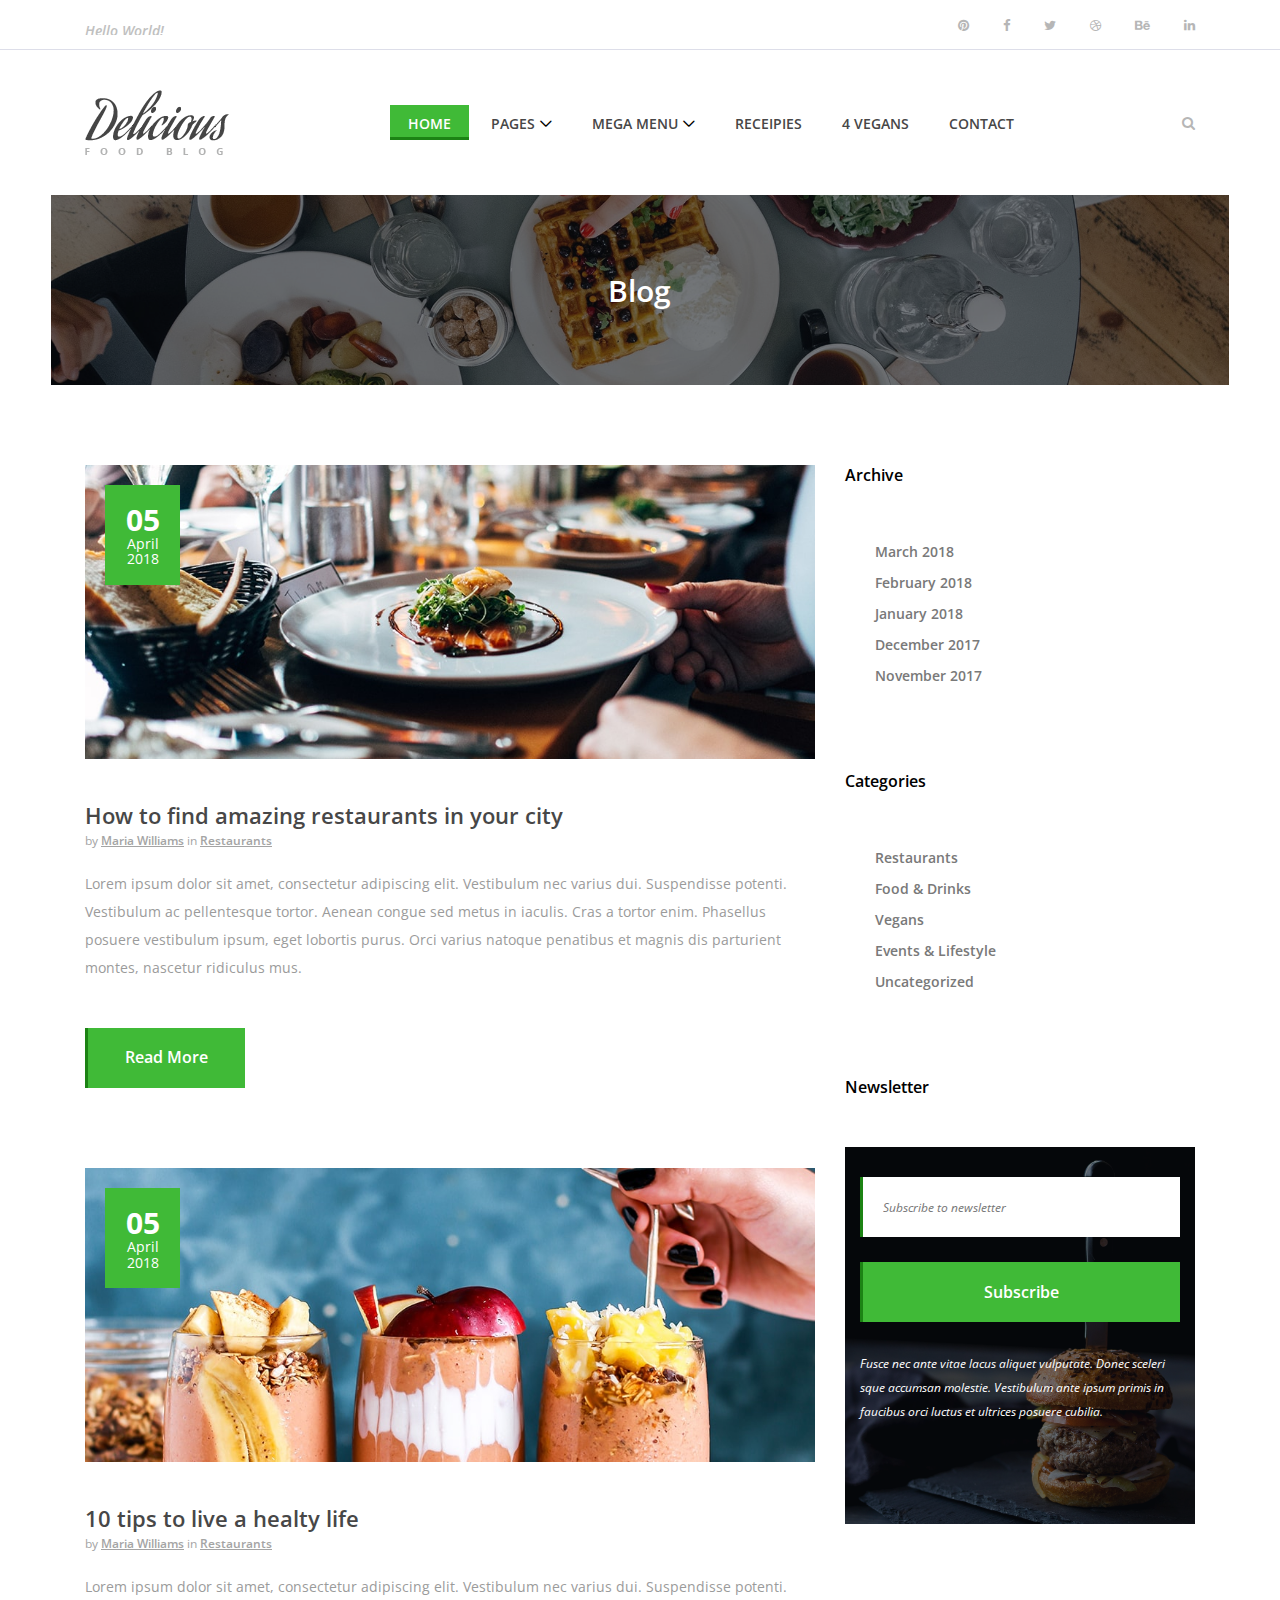
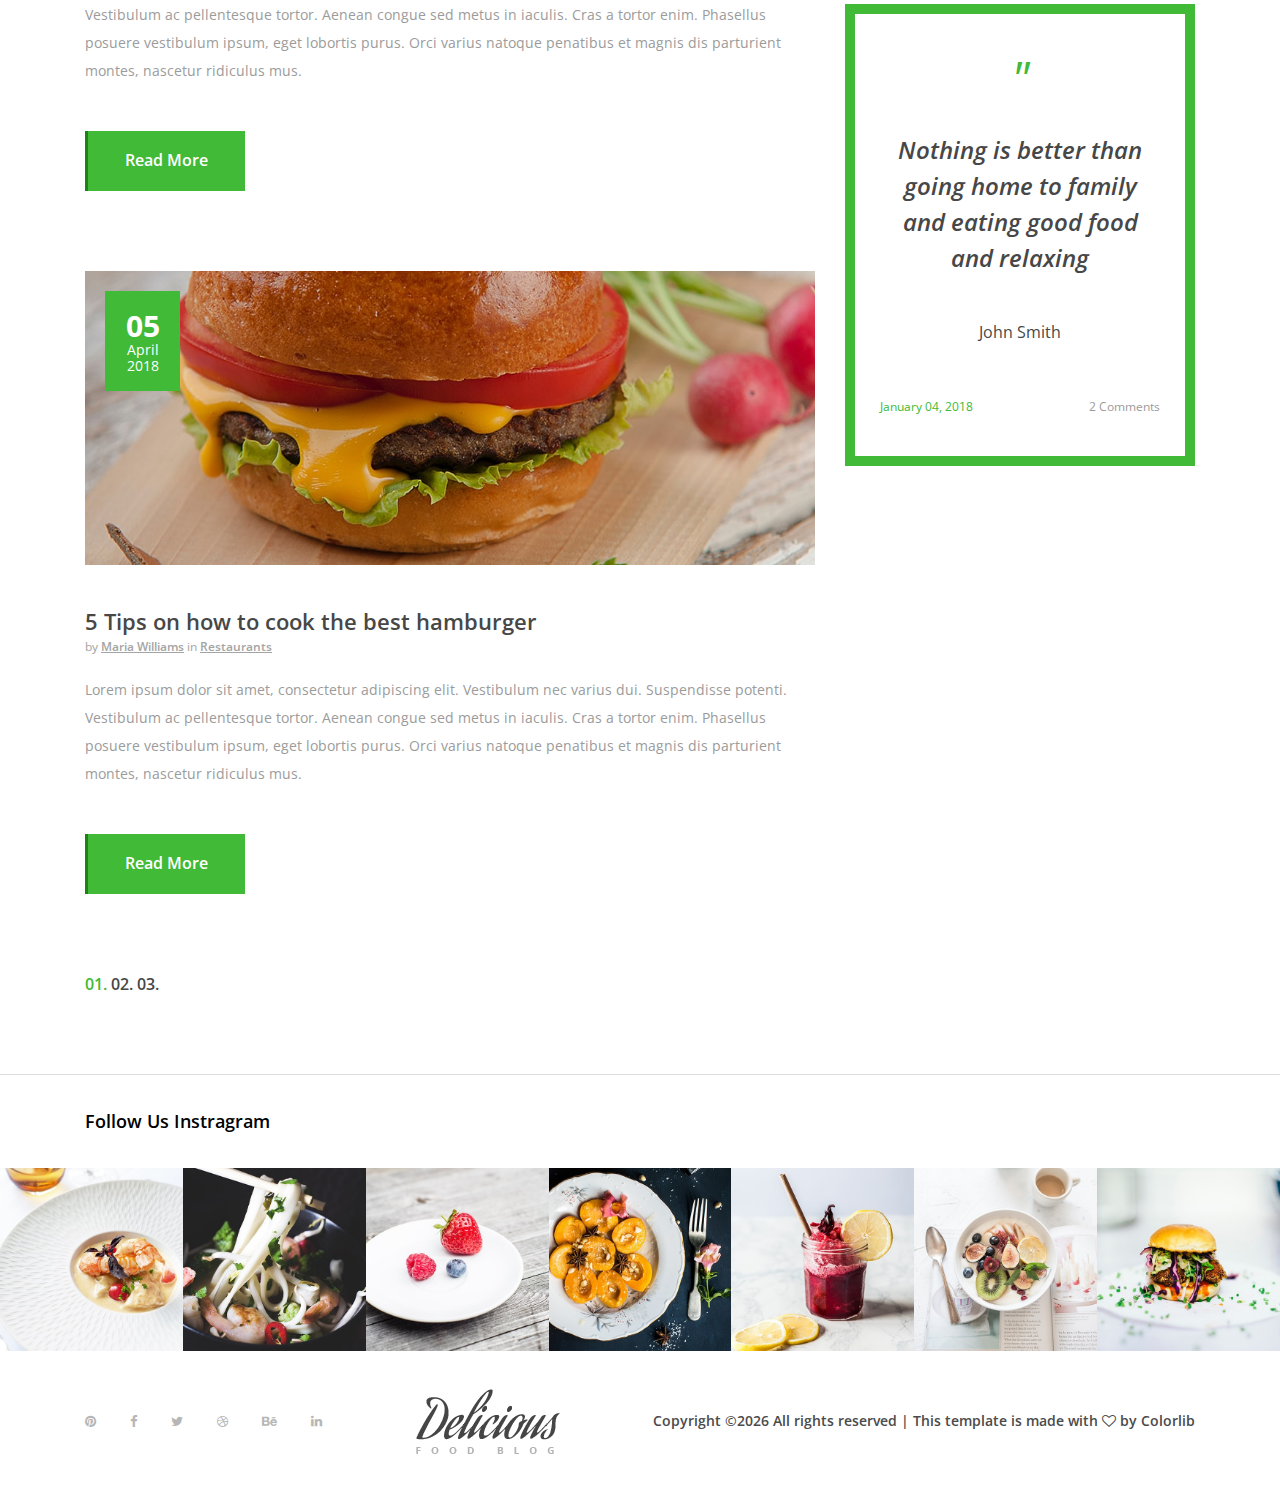
<file: KaloriNetProject/wwwroot/delicious-master/blog-post.html>
<!DOCTYPE html>
<html lang="en">

<head>
    <meta charset="UTF-8">
    <meta name="description" content="">
    <meta http-equiv="X-UA-Compatible" content="IE=edge">
    <meta name="viewport" content="width=device-width, initial-scale=1, shrink-to-fit=no">
    <!-- The above 4 meta tags *must* come first in the head; any other head content must come *after* these tags -->

    <!-- Title -->
    <title>Delicious - Food Blog Template | Blog Post</title>

    <!-- Favicon -->
    <link rel="icon" href="img/core-img/favicon.ico">

    <!-- Core Stylesheet -->
    <link rel="stylesheet" href="style.css">

</head>

<body>
    <!-- Preloader -->
    <div id="preloader">
        <i class="circle-preloader"></i>
        <img src="img/core-img/salad.png" alt="">
    </div>

    <!-- Search Wrapper -->
    <div class="search-wrapper">
        <!-- Close Btn -->
        <div class="close-btn"><i class="fa fa-times" aria-hidden="true"></i></div>

        <div class="container">
            <div class="row">
                <div class="col-12">
                    <form action="#" method="post">
                        <input type="search" name="search" placeholder="Type any keywords...">
                        <button type="submit"><i class="fa fa-search" aria-hidden="true"></i></button>
                    </form>
                </div>
            </div>
        </div>
    </div>

    <!-- ##### Header Area Start ##### -->
    <header class="header-area">

        <!-- Top Header Area -->
        <div class="top-header-area">
            <div class="container h-100">
                <div class="row h-100 align-items-center justify-content-between">
                    <!-- Breaking News -->
                    <div class="col-12 col-sm-6">
                        <div class="breaking-news">
                            <div id="breakingNewsTicker" class="ticker">
                                <ul>
                                    <li><a href="#">Hello World!</a></li>
                                    <li><a href="#">Welcome to Colorlib Family.</a></li>
                                    <li><a href="#">Hello Delicious!</a></li>
                                </ul>
                            </div>
                        </div>
                    </div>

                    <!-- Top Social Info -->
                    <div class="col-12 col-sm-6">
                        <div class="top-social-info text-right">
                            <a href="#"><i class="fa fa-pinterest" aria-hidden="true"></i></a>
                            <a href="#"><i class="fa fa-facebook" aria-hidden="true"></i></a>
                            <a href="#"><i class="fa fa-twitter" aria-hidden="true"></i></a>
                            <a href="#"><i class="fa fa-dribbble" aria-hidden="true"></i></a>
                            <a href="#"><i class="fa fa-behance" aria-hidden="true"></i></a>
                            <a href="#"><i class="fa fa-linkedin" aria-hidden="true"></i></a>
                        </div>
                    </div>
                </div>
            </div>
        </div>

        <!-- Navbar Area -->
        <div class="delicious-main-menu">
            <div class="classy-nav-container breakpoint-off">
                <div class="container">
                    <!-- Menu -->
                    <nav class="classy-navbar justify-content-between" id="deliciousNav">

                        <!-- Logo -->
                        <a class="nav-brand" href="index.html"><img src="img/core-img/logo.png" alt=""></a>

                        <!-- Navbar Toggler -->
                        <div class="classy-navbar-toggler">
                            <span class="navbarToggler"><span></span><span></span><span></span></span>
                        </div>

                        <!-- Menu -->
                        <div class="classy-menu">

                            <!-- close btn -->
                            <div class="classycloseIcon">
                                <div class="cross-wrap"><span class="top"></span><span class="bottom"></span></div>
                            </div>

                            <!-- Nav Start -->
                            <div class="classynav">
                                <ul>
                                    <li class="active"><a href="index.html">Home</a></li>
                                    <li><a href="#">Pages</a>
                                        <ul class="dropdown">
                                            <li><a href="index.html">Home</a></li>
                                            <li><a href="about.html">About Us</a></li>
                                            <li><a href="blog-post.html">Blog Post</a></li>
                                            <li><a href="receipe-post.html">Receipe Post</a></li>
                                            <li><a href="contact.html">Contact</a></li>
                                            <li><a href="elements.html">Elements</a></li>
                                            <li><a href="#">Dropdown</a>
                                                <ul class="dropdown">
                                                    <li><a href="index.html">Home</a></li>
                                                    <li><a href="about.html">About Us</a></li>
                                                    <li><a href="blog-post.html">Blog Post</a></li>
                                                    <li><a href="receipe-post.html">Receipe Post</a></li>
                                                    <li><a href="contact.html">Contact</a></li>
                                                    <li><a href="elements.html">Elements</a></li>
                                                    <li><a href="#">Dropdown</a>
                                                        <ul class="dropdown">
                                                            <li><a href="index.html">Home</a></li>
                                                            <li><a href="about.html">About Us</a></li>
                                                            <li><a href="blog-post.html">Blog Post</a></li>
                                                            <li><a href="receipe-post.html">Receipe Post</a></li>
                                                            <li><a href="contact.html">Contact</a></li>
                                                            <li><a href="elements.html">Elements</a></li>
                                                        </ul>
                                                    </li>
                                                </ul>
                                            </li>
                                        </ul>
                                    </li>
                                    <li><a href="#">Mega Menu</a>
                                        <div class="megamenu">
                                            <ul class="single-mega cn-col-4">
                                                <li class="title">Catagory</li>
                                                <li><a href="index.html">Home</a></li>
                                                <li><a href="about.html">About Us</a></li>
                                                <li><a href="blog-post.html">Blog Post</a></li>
                                                <li><a href="receipe-post.html">Receipe Post</a></li>
                                                <li><a href="contact.html">Contact</a></li>
                                                <li><a href="elements.html">Elements</a></li>
                                            </ul>
                                            <ul class="single-mega cn-col-4">
                                                <li class="title">Catagory</li>
                                                <li><a href="index.html">Home</a></li>
                                                <li><a href="about.html">About Us</a></li>
                                                <li><a href="blog-post.html">Blog Post</a></li>
                                                <li><a href="receipe-post.html">Receipe Post</a></li>
                                                <li><a href="contact.html">Contact</a></li>
                                                <li><a href="elements.html">Elements</a></li>
                                            </ul>
                                            <ul class="single-mega cn-col-4">
                                                <li class="title">Catagory</li>
                                                <li><a href="index.html">Home</a></li>
                                                <li><a href="about.html">About Us</a></li>
                                                <li><a href="blog-post.html">Blog Post</a></li>
                                                <li><a href="receipe-post.html">Receipe Post</a></li>
                                                <li><a href="contact.html">Contact</a></li>
                                                <li><a href="elements.html">Elements</a></li>
                                            </ul>
                                            <div class="single-mega cn-col-4">
                                                <div class="receipe-slider owl-carousel">
                                                    <a href="#"><img src="img/bg-img/bg1.jpg" alt=""></a>
                                                    <a href="#"><img src="img/bg-img/bg6.jpg" alt=""></a>
                                                </div>
                                            </div>
                                        </div>
                                    </li>
                                    <li><a href="receipe-post.html">Receipies</a></li>
                                    <li><a href="receipe-post.html">4 Vegans</a></li>
                                    <li><a href="contact.html">Contact</a></li>
                                </ul>

                                <!-- Newsletter Form -->
                                <div class="search-btn">
                                    <i class="fa fa-search" aria-hidden="true"></i>
                                </div>

                            </div>
                            <!-- Nav End -->
                        </div>
                    </nav>
                </div>
            </div>
        </div>
    </header>
    <!-- ##### Header Area End ##### -->

    <!-- ##### Breadcumb Area Start ##### -->
    <div class="breadcumb-area bg-img bg-overlay" style="background-image: url(img/bg-img/breadcumb2.jpg);">
        <div class="container h-100">
            <div class="row h-100 align-items-center">
                <div class="col-12">
                    <div class="breadcumb-text text-center">
                        <h2>Blog</h2>
                    </div>
                </div>
            </div>
        </div>
    </div>
    <!-- ##### Breadcumb Area End ##### -->

    <!-- ##### Blog Area Start ##### -->
    <div class="blog-area section-padding-80">
        <div class="container">
            <div class="row">
                <div class="col-12 col-lg-8">
                    <div class="blog-posts-area">

                        <!-- Single Blog Area -->
                        <div class="single-blog-area mb-80">
                            <!-- Thumbnail -->
                            <div class="blog-thumbnail">
                                <img src="img/blog-img/1.jpg" alt="">
                                <!-- Post Date -->
                                <div class="post-date">
                                    <a href="#"><span>05</span>April <br> 2018</a>
                                </div>
                            </div>
                            <!-- Content -->
                            <div class="blog-content">
                                <a href="#" class="post-title">How to find amazing restaurants in your city</a>
                                <div class="meta-data">by <a href="#">Maria Williams</a> in <a href="#">Restaurants</a>
                                </div>
                                <p>Lorem ipsum dolor sit amet, consectetur adipiscing elit. Vestibulum nec varius dui. Suspendisse potenti. Vestibulum ac pellentesque tortor. Aenean congue sed metus in iaculis. Cras a tortor enim. Phasellus posuere vestibulum ipsum, eget lobortis purus. Orci varius natoque penatibus et magnis dis parturient montes, nascetur ridiculus mus. </p>
                                <a href="#" class="btn delicious-btn mt-30">Read More</a>
                            </div>
                        </div>

                        <!-- Single Blog Area -->
                        <div class="single-blog-area mb-80">
                            <!-- Thumbnail -->
                            <div class="blog-thumbnail">
                                <img src="img/blog-img/2.jpg" alt="">
                                <!-- Post Date -->
                                <div class="post-date">
                                    <a href="#"><span>05</span>April <br> 2018</a>
                                </div>
                            </div>
                            <!-- Content -->
                            <div class="blog-content">
                                <a href="#" class="post-title">10 tips to live a healty life</a>
                                <div class="meta-data">by <a href="#">Maria Williams</a> in <a href="#">Restaurants</a>
                                </div>
                                <p>Lorem ipsum dolor sit amet, consectetur adipiscing elit. Vestibulum nec varius dui. Suspendisse potenti. Vestibulum ac pellentesque tortor. Aenean congue sed metus in iaculis. Cras a tortor enim. Phasellus posuere vestibulum ipsum, eget lobortis purus. Orci varius natoque penatibus et magnis dis parturient montes, nascetur ridiculus mus. </p>
                                <a href="#" class="btn delicious-btn mt-30">Read More</a>
                            </div>
                        </div>

                        <!-- Single Blog Area -->
                        <div class="single-blog-area mb-80">
                            <!-- Thumbnail -->
                            <div class="blog-thumbnail">
                                <img src="img/blog-img/3.jpg" alt="">
                                <!-- Post Date -->
                                <div class="post-date">
                                    <a href="#"><span>05</span>April <br> 2018</a>
                                </div>
                            </div>
                            <!-- Content -->
                            <div class="blog-content">
                                <a href="#" class="post-title">5 Tips on how to cook the best hamburger</a>
                                <div class="meta-data">by <a href="#">Maria Williams</a> in <a href="#">Restaurants</a>
                                </div>
                                <p>Lorem ipsum dolor sit amet, consectetur adipiscing elit. Vestibulum nec varius dui. Suspendisse potenti. Vestibulum ac pellentesque tortor. Aenean congue sed metus in iaculis. Cras a tortor enim. Phasellus posuere vestibulum ipsum, eget lobortis purus. Orci varius natoque penatibus et magnis dis parturient montes, nascetur ridiculus mus. </p>
                                <a href="#" class="btn delicious-btn mt-30">Read More</a>
                            </div>
                        </div>

                    </div>

                    <nav aria-label="Page navigation example">
                        <ul class="pagination">
                            <li class="page-item active"><a class="page-link" href="#">01.</a></li>
                            <li class="page-item"><a class="page-link" href="#">02.</a></li>
                            <li class="page-item"><a class="page-link" href="#">03.</a></li>
                        </ul>
                    </nav>
                </div>

                <div class="col-12 col-lg-4">
                    <div class="blog-sidebar-area">

                        <!-- Widget -->
                        <div class="single-widget mb-80">
                            <h6>Archive</h6>
                            <ul class="list">
                                <li><a href="#">March 2018</a></li>
                                <li><a href="#">February 2018</a></li>
                                <li><a href="#">January 2018</a></li>
                                <li><a href="#">December 2017</a></li>
                                <li><a href="#">November 2017</a></li>
                            </ul>
                        </div>

                        <!-- Widget -->
                        <div class="single-widget mb-80">
                            <h6>Categories</h6>
                            <ul class="list">
                                <li><a href="#">Restaurants</a></li>
                                <li><a href="#">Food &amp; Drinks</a></li>
                                <li><a href="#">Vegans</a></li>
                                <li><a href="#">Events &amp; Lifestyle</a></li>
                                <li><a href="#">Uncategorized</a></li>
                            </ul>
                        </div>

                        <!-- Widget -->
                        <div class="single-widget mb-80">
                            <h6>Newsletter</h6>

                            <!-- Form -->
                            <div class="newsletter-form bg-img bg-overlay" style="background-image: url(img/bg-img/bg1.jpg);">
                                <form action="#" method="post">
                                    <input type="email" name="email" placeholder="Subscribe to newsletter">
                                    <button type="submit" class="btn delicious-btn w-100">Subscribe</button>
                                </form>
                                <p>Fusce nec ante vitae lacus aliquet vulputate. Donec sceleri sque accumsan molestie. Vestibulum ante ipsum primis in faucibus orci luctus et ultrices posuere cubilia.</p>
                            </div>
                        </div>

                        <!-- Widget -->
                        <div class="single-widget mb-80">
                            <div class="quote-area text-center">
                                <span>"</span>
                                <h4>Nothing is better than going home to family and eating good food and relaxing</h4>
                                <p>John Smith</p>
                                <div class="date-comments d-flex justify-content-between">
                                    <div class="date">January 04, 2018</div>
                                    <div class="comments">2 Comments</div>
                                </div>
                            </div>
                        </div>
                        
                    </div>
                </div>
            </div>
        </div>
    </div>
    <!-- ##### Blog Area End ##### -->

    <!-- ##### Follow Us Instagram Area Start ##### -->
    <div class="follow-us-instagram">
        <div class="container">
            <div class="row">
                <div class="col-12">
                    <h5>Follow Us Instragram</h5>
                </div>
            </div>
        </div>
        <!-- Instagram Feeds -->
        <div class="insta-feeds d-flex flex-wrap">
            <!-- Single Insta Feeds -->
            <div class="single-insta-feeds">
                <img src="img/bg-img/insta1.jpg" alt="">
                <!-- Icon -->
                <div class="insta-icon">
                    <a href="#"><i class="fa fa-instagram" aria-hidden="true"></i></a>
                </div>
            </div>

            <!-- Single Insta Feeds -->
            <div class="single-insta-feeds">
                <img src="img/bg-img/insta2.jpg" alt="">
                <!-- Icon -->
                <div class="insta-icon">
                    <a href="#"><i class="fa fa-instagram" aria-hidden="true"></i></a>
                </div>
            </div>

            <!-- Single Insta Feeds -->
            <div class="single-insta-feeds">
                <img src="img/bg-img/insta3.jpg" alt="">
                <!-- Icon -->
                <div class="insta-icon">
                    <a href="#"><i class="fa fa-instagram" aria-hidden="true"></i></a>
                </div>
            </div>

            <!-- Single Insta Feeds -->
            <div class="single-insta-feeds">
                <img src="img/bg-img/insta4.jpg" alt="">
                <!-- Icon -->
                <div class="insta-icon">
                    <a href="#"><i class="fa fa-instagram" aria-hidden="true"></i></a>
                </div>
            </div>

            <!-- Single Insta Feeds -->
            <div class="single-insta-feeds">
                <img src="img/bg-img/insta5.jpg" alt="">
                <!-- Icon -->
                <div class="insta-icon">
                    <a href="#"><i class="fa fa-instagram" aria-hidden="true"></i></a>
                </div>
            </div>

            <!-- Single Insta Feeds -->
            <div class="single-insta-feeds">
                <img src="img/bg-img/insta6.jpg" alt="">
                <!-- Icon -->
                <div class="insta-icon">
                    <a href="#"><i class="fa fa-instagram" aria-hidden="true"></i></a>
                </div>
            </div>

            <!-- Single Insta Feeds -->
            <div class="single-insta-feeds">
                <img src="img/bg-img/insta7.jpg" alt="">
                <!-- Icon -->
                <div class="insta-icon">
                    <a href="#"><i class="fa fa-instagram" aria-hidden="true"></i></a>
                </div>
            </div>
        </div>
    </div>
    <!-- ##### Follow Us Instagram Area End ##### -->

    <!-- ##### Footer Area Start ##### -->
    <footer class="footer-area">
        <div class="container h-100">
            <div class="row h-100">
                <div class="col-12 h-100 d-flex flex-wrap align-items-center justify-content-between">
                    <!-- Footer Social Info -->
                    <div class="footer-social-info text-right">
                        <a href="#"><i class="fa fa-pinterest" aria-hidden="true"></i></a>
                        <a href="#"><i class="fa fa-facebook" aria-hidden="true"></i></a>
                        <a href="#"><i class="fa fa-twitter" aria-hidden="true"></i></a>
                        <a href="#"><i class="fa fa-dribbble" aria-hidden="true"></i></a>
                        <a href="#"><i class="fa fa-behance" aria-hidden="true"></i></a>
                        <a href="#"><i class="fa fa-linkedin" aria-hidden="true"></i></a>
                    </div>
                    <!-- Footer Logo -->
                    <div class="footer-logo">
                        <a href="index.html"><img src="img/core-img/logo.png" alt=""></a>
                    </div>
                    <!-- Copywrite -->
                    <p><!-- Link back to Colorlib can't be removed. Template is licensed under CC BY 3.0. -->
Copyright &copy;<script>document.write(new Date().getFullYear());</script> All rights reserved | This template is made with <i class="fa fa-heart-o" aria-hidden="true"></i> by <a href="https://colorlib.com" target="_blank">Colorlib</a>
<!-- Link back to Colorlib can't be removed. Template is licensed under CC BY 3.0. --></p>
                </div>
            </div>
        </div>
    </footer>
    <!-- ##### Footer Area Start ##### -->

    <!-- ##### All Javascript Files ##### -->
    <!-- jQuery-2.2.4 js -->
    <script src="js/jquery/jquery-2.2.4.min.js"></script>
    <!-- Popper js -->
    <script src="js/bootstrap/popper.min.js"></script>
    <!-- Bootstrap js -->
    <script src="js/bootstrap/bootstrap.min.js"></script>
    <!-- All Plugins js -->
    <script src="js/plugins/plugins.js"></script>
    <!-- Active js -->
    <script src="js/active.js"></script>
</body>

</html>
</file>
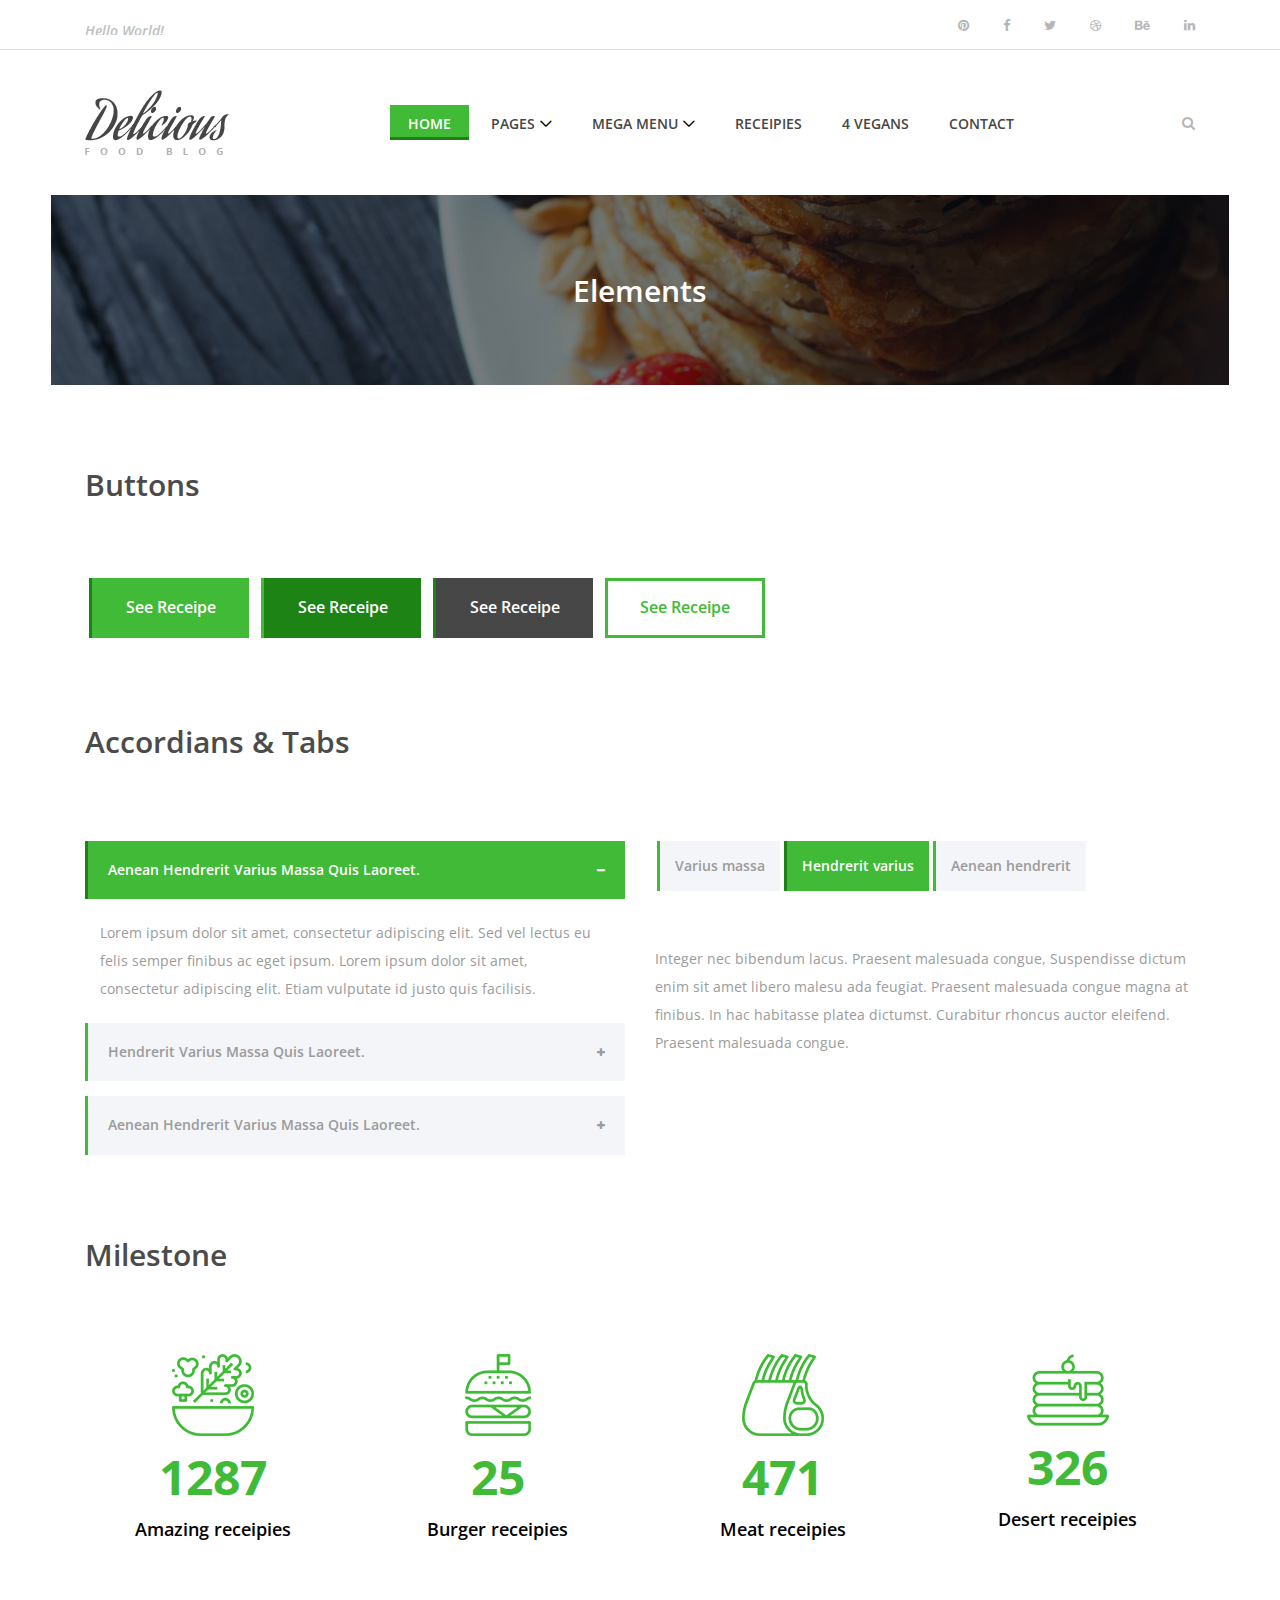
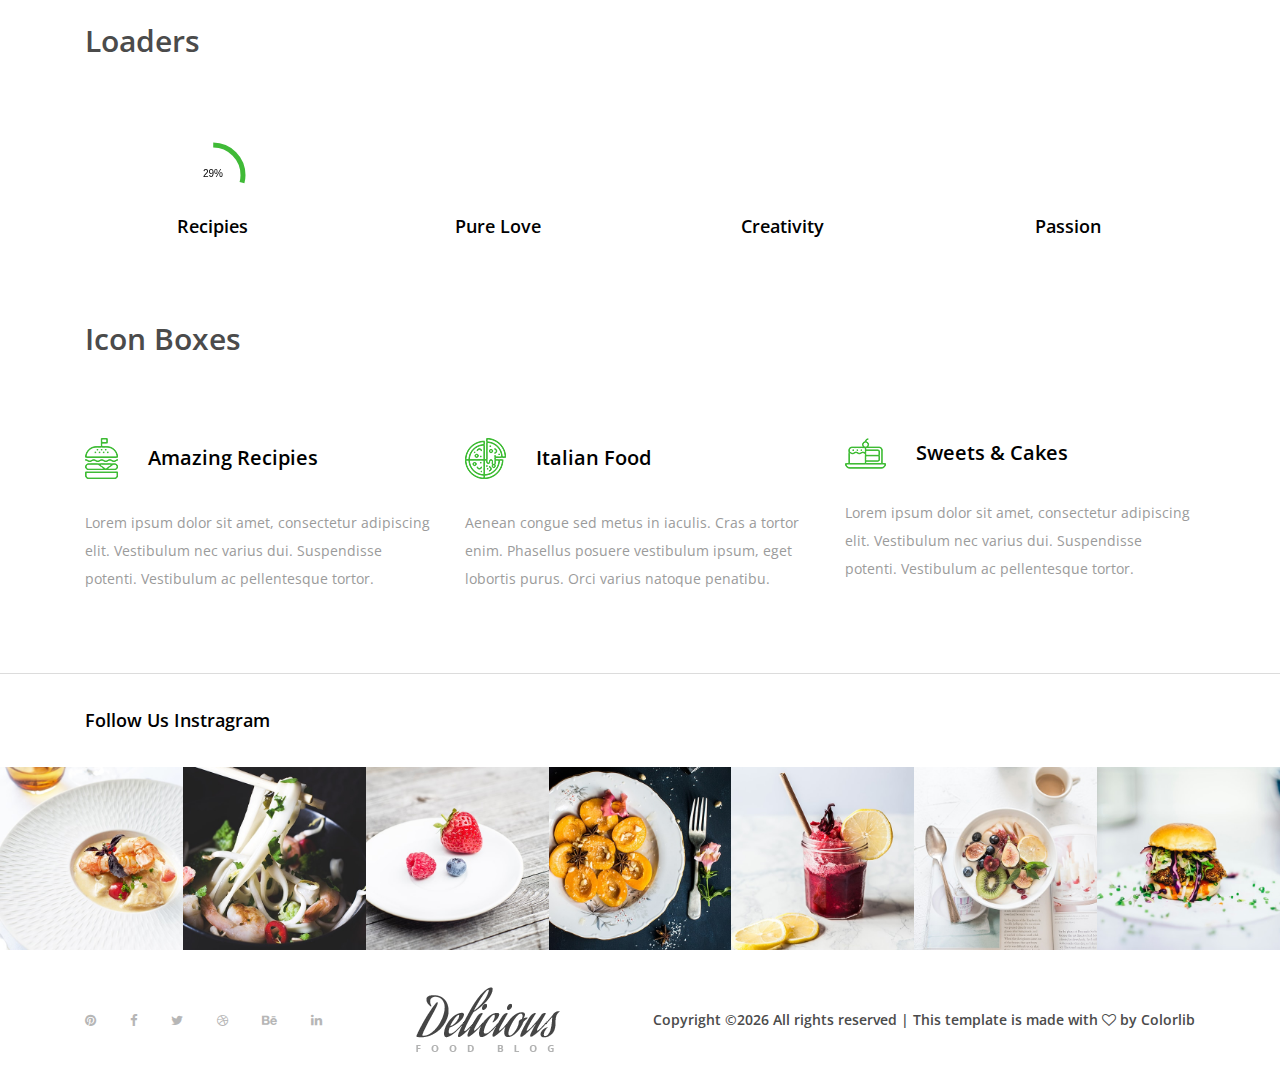
<file: KaloriNetProject/wwwroot/delicious-master/elements.html>
<!DOCTYPE html>
<html lang="en">

<head>
    <meta charset="UTF-8">
    <meta name="description" content="">
    <meta http-equiv="X-UA-Compatible" content="IE=edge">
    <meta name="viewport" content="width=device-width, initial-scale=1, shrink-to-fit=no">
    <!-- The above 4 meta tags *must* come first in the head; any other head content must come *after* these tags -->

    <!-- Title -->
    <title>Delicious - Food Blog Template | Elements</title>

    <!-- Favicon -->
    <link rel="icon" href="img/core-img/favicon.ico">

    <!-- Core Stylesheet -->
    <link rel="stylesheet" href="style.css">

</head>

<body>
    <!-- Preloader -->
    <div id="preloader">
        <i class="circle-preloader"></i>
        <img src="img/core-img/salad.png" alt="">
    </div>

    <!-- Search Wrapper -->
    <div class="search-wrapper">
        <!-- Close Btn -->
        <div class="close-btn"><i class="fa fa-times" aria-hidden="true"></i></div>

        <div class="container">
            <div class="row">
                <div class="col-12">
                    <form action="#" method="post">
                        <input type="search" name="search" placeholder="Type any keywords...">
                        <button type="submit"><i class="fa fa-search" aria-hidden="true"></i></button>
                    </form>
                </div>
            </div>
        </div>
    </div>

    <!-- ##### Header Area Start ##### -->
    <header class="header-area">

        <!-- Top Header Area -->
        <div class="top-header-area">
            <div class="container h-100">
                <div class="row h-100 align-items-center justify-content-between">
                    <!-- Breaking News -->
                    <div class="col-12 col-sm-6">
                        <div class="breaking-news">
                            <div id="breakingNewsTicker" class="ticker">
                                <ul>
                                    <li><a href="#">Hello World!</a></li>
                                    <li><a href="#">Welcome to Colorlib Family.</a></li>
                                    <li><a href="#">Hello Delicious!</a></li>
                                </ul>
                            </div>
                        </div>
                    </div>

                    <!-- Top Social Info -->
                    <div class="col-12 col-sm-6">
                        <div class="top-social-info text-right">
                            <a href="#"><i class="fa fa-pinterest" aria-hidden="true"></i></a>
                            <a href="#"><i class="fa fa-facebook" aria-hidden="true"></i></a>
                            <a href="#"><i class="fa fa-twitter" aria-hidden="true"></i></a>
                            <a href="#"><i class="fa fa-dribbble" aria-hidden="true"></i></a>
                            <a href="#"><i class="fa fa-behance" aria-hidden="true"></i></a>
                            <a href="#"><i class="fa fa-linkedin" aria-hidden="true"></i></a>
                        </div>
                    </div>
                </div>
            </div>
        </div>

        <!-- Navbar Area -->
        <div class="delicious-main-menu">
            <div class="classy-nav-container breakpoint-off">
                <div class="container">
                    <!-- Menu -->
                    <nav class="classy-navbar justify-content-between" id="deliciousNav">

                        <!-- Logo -->
                        <a class="nav-brand" href="index.html"><img src="img/core-img/logo.png" alt=""></a>

                        <!-- Navbar Toggler -->
                        <div class="classy-navbar-toggler">
                            <span class="navbarToggler"><span></span><span></span><span></span></span>
                        </div>

                        <!-- Menu -->
                        <div class="classy-menu">

                            <!-- close btn -->
                            <div class="classycloseIcon">
                                <div class="cross-wrap"><span class="top"></span><span class="bottom"></span></div>
                            </div>

                            <!-- Nav Start -->
                            <div class="classynav">
                                <ul>
                                    <li class="active"><a href="index.html">Home</a></li>
                                    <li><a href="#">Pages</a>
                                        <ul class="dropdown">
                                            <li><a href="index.html">Home</a></li>
                                            <li><a href="about.html">About Us</a></li>
                                            <li><a href="blog-post.html">Blog Post</a></li>
                                            <li><a href="receipe-post.html">Receipe Post</a></li>
                                            <li><a href="contact.html">Contact</a></li>
                                            <li><a href="elements.html">Elements</a></li>
                                            <li><a href="#">Dropdown</a>
                                                <ul class="dropdown">
                                                    <li><a href="index.html">Home</a></li>
                                                    <li><a href="about.html">About Us</a></li>
                                                    <li><a href="blog-post.html">Blog Post</a></li>
                                                    <li><a href="receipe-post.html">Receipe Post</a></li>
                                                    <li><a href="contact.html">Contact</a></li>
                                                    <li><a href="elements.html">Elements</a></li>
                                                    <li><a href="#">Dropdown</a>
                                                        <ul class="dropdown">
                                                            <li><a href="index.html">Home</a></li>
                                                            <li><a href="about.html">About Us</a></li>
                                                            <li><a href="blog-post.html">Blog Post</a></li>
                                                            <li><a href="receipe-post.html">Receipe Post</a></li>
                                                            <li><a href="contact.html">Contact</a></li>
                                                            <li><a href="elements.html">Elements</a></li>
                                                        </ul>
                                                    </li>
                                                </ul>
                                            </li>
                                        </ul>
                                    </li>
                                    <li><a href="#">Mega Menu</a>
                                        <div class="megamenu">
                                            <ul class="single-mega cn-col-4">
                                                <li class="title">Catagory</li>
                                                <li><a href="index.html">Home</a></li>
                                                <li><a href="about.html">About Us</a></li>
                                                <li><a href="blog-post.html">Blog Post</a></li>
                                                <li><a href="receipe-post.html">Receipe Post</a></li>
                                                <li><a href="contact.html">Contact</a></li>
                                                <li><a href="elements.html">Elements</a></li>
                                            </ul>
                                            <ul class="single-mega cn-col-4">
                                                <li class="title">Catagory</li>
                                                <li><a href="index.html">Home</a></li>
                                                <li><a href="about.html">About Us</a></li>
                                                <li><a href="blog-post.html">Blog Post</a></li>
                                                <li><a href="receipe-post.html">Receipe Post</a></li>
                                                <li><a href="contact.html">Contact</a></li>
                                                <li><a href="elements.html">Elements</a></li>
                                            </ul>
                                            <ul class="single-mega cn-col-4">
                                                <li class="title">Catagory</li>
                                                <li><a href="index.html">Home</a></li>
                                                <li><a href="about.html">About Us</a></li>
                                                <li><a href="blog-post.html">Blog Post</a></li>
                                                <li><a href="receipe-post.html">Receipe Post</a></li>
                                                <li><a href="contact.html">Contact</a></li>
                                                <li><a href="elements.html">Elements</a></li>
                                            </ul>
                                            <div class="single-mega cn-col-4">
                                                <div class="receipe-slider owl-carousel">
                                                    <a href="#"><img src="img/bg-img/bg1.jpg" alt=""></a>
                                                    <a href="#"><img src="img/bg-img/bg6.jpg" alt=""></a>
                                                </div>
                                            </div>
                                        </div>
                                    </li>
                                    <li><a href="receipe-post.html">Receipies</a></li>
                                    <li><a href="receipe-post.html">4 Vegans</a></li>
                                    <li><a href="contact.html">Contact</a></li>
                                </ul>

                                <!-- Newsletter Form -->
                                <div class="search-btn">
                                    <i class="fa fa-search" aria-hidden="true"></i>
                                </div>

                            </div>
                            <!-- Nav End -->
                        </div>
                    </nav>
                </div>
            </div>
        </div>
    </header>
    <!-- ##### Header Area End ##### -->

    <!-- ##### Breadcumb Area Start ##### -->
    <div class="breadcumb-area bg-img bg-overlay" style="background-image: url(img/bg-img/breadcumb5.jpg);">
        <div class="container h-100">
            <div class="row h-100 align-items-center">
                <div class="col-12">
                    <div class="breadcumb-text text-center">
                        <h2>Elements</h2>
                    </div>
                </div>
            </div>
        </div>
    </div>
    <!-- ##### Breadcumb Area End ##### -->

    <!-- ##### Elements Area Start ##### -->
    <section class="elements-area section-padding-80-0">
        <div class="container">
            <div class="row">

                <!-- ********** Buttons ********** -->
                <div class="col-12">
                    <div class="elements-title">
                        <h2>Buttons</h2>
                    </div>
                    <!-- Buttons -->
                    <div class="delicious-buttons-area mb-80">
                        <a href="#" class="btn delicious-btn m-1">See Receipe</a>
                        <a href="#" class="btn delicious-btn btn-2 m-1">See Receipe</a>
                        <a href="#" class="btn delicious-btn btn-3 m-1">See Receipe</a>
                        <a href="#" class="btn delicious-btn btn-4 m-1">See Receipe</a>
                    </div>
                </div>

                <!-- ********** Progress Bars & Accordions ********** -->
                <div class="col-12">
                    <div class="elements-title mb-80">
                        <h2>Accordians &amp; Tabs</h2>
                    </div>
                </div>

                <!-- ##### Accordians ##### -->
                <div class="col-12 col-lg-6">
                    <div class="accordions mb-80" id="accordion" role="tablist" aria-multiselectable="true">

                        <!-- Single Accordian Area -->
                        <div class="panel single-accordion">
                            <h6><a role="button" class="" aria-expanded="true" aria-controls="collapseOne" data-toggle="collapse" data-parent="#accordion" href="#collapseOne">Aenean hendrerit varius massa quis laoreet.
                                    <span class="accor-open"><i class="fa fa-plus" aria-hidden="true"></i></span>
                                    <span class="accor-close"><i class="fa fa-minus" aria-hidden="true"></i></span>
                                    </a></h6>
                            <div id="collapseOne" class="accordion-content collapse show">
                                <p>Lorem ipsum dolor sit amet, consectetur adipiscing elit. Sed vel lectus eu felis semper finibus ac eget ipsum. Lorem ipsum dolor sit amet, consectetur adipiscing elit. Etiam vulputate id justo quis facilisis.</p>
                            </div>
                        </div>

                        <!-- Single Accordian Area -->
                        <div class="panel single-accordion">
                            <h6>
                                <a role="button" class="collapsed" aria-expanded="true" aria-controls="collapseTwo" data-parent="#accordion" data-toggle="collapse" href="#collapseTwo">Hendrerit varius massa quis laoreet.
                                        <span class="accor-open"><i class="fa fa-plus" aria-hidden="true"></i></span>
                                        <span class="accor-close"><i class="fa fa-minus" aria-hidden="true"></i></span>
                                        </a>
                            </h6>
                            <div id="collapseTwo" class="accordion-content collapse">
                                <p>Lorem ipsum dolor sit amet, consectetur adipiscing elit. Sed vel lectus eu felis semper finibus ac eget ipsum. Lorem ipsum dolor sit amet, consectetur adipiscing elit. Etiam vulputate id justo quis facilisis.</p>
                            </div>
                        </div>

                        <!-- Single Accordian Area -->
                        <div class="panel single-accordion">
                            <h6>
                                <a role="button" aria-expanded="true" aria-controls="collapseThree" class="collapsed" data-parent="#accordion" data-toggle="collapse" href="#collapseThree">Aenean hendrerit varius massa quis laoreet.
                                        <span class="accor-open"><i class="fa fa-plus" aria-hidden="true"></i></span>
                                        <span class="accor-close"><i class="fa fa-minus" aria-hidden="true"></i></span>
                                    </a>
                            </h6>
                            <div id="collapseThree" class="accordion-content collapse">
                                <p>Lorem ipsum dolor sit amet, consectetur adipiscing elit. Sed vel lectus eu felis semper finibus ac eget ipsum. Lorem ipsum dolor sit amet, consectetur adipiscing elit. Etiam vulputate id justo quis facilisis.</p>
                            </div>
                        </div>
                    </div>
                </div>

                <!-- ##### Tabs ##### -->
                <div class="col-12 col-lg-6">
                    <div class="delicious-tabs-content">
                        <ul class="nav nav-tabs" id="myTab" role="tablist">
                            <li class="nav-item">
                                <a class="nav-link" id="tab--1" data-toggle="tab" href="#tab1" role="tab" aria-controls="tab1" aria-selected="false">Varius massa</a>
                            </li>
                            <li class="nav-item">
                                <a class="nav-link active" id="tab--2" data-toggle="tab" href="#tab2" role="tab" aria-controls="tab2" aria-selected="false">Hendrerit varius</a>
                            </li>
                            <li class="nav-item">
                                <a class="nav-link" id="tab--3" data-toggle="tab" href="#tab3" role="tab" aria-controls="tab3" aria-selected="true">Aenean hendrerit</a>
                            </li>
                        </ul>

                        <div class="tab-content mb-80" id="myTabContent">
                            <div class="tab-pane fade" id="tab1" role="tabpanel" aria-labelledby="tab--1">
                                <div class="delicious-tab-content">
                                    <!-- Tab Text -->
                                    <div class="delicious-tab-text">
                                        <p>Integer nec bibendum lacus. Praesent malesuada congue, Suspendisse dictum enim sit amet libero malesu ada feugiat. Praesent malesuada congue magna at finibus. In hac habitasse platea dictumst. Curabitur rhoncus auctor eleifend. Praesent malesuada congue.</p>
                                    </div>
                                </div>
                            </div>
                            <div class="tab-pane fade show active" id="tab2" role="tabpanel" aria-labelledby="tab--2">
                                <div class="delicious-tab-content">
                                    <!-- Tab Text -->
                                    <div class="delicious-tab-text">
                                        <p>Integer nec bibendum lacus. Praesent malesuada congue, Suspendisse dictum enim sit amet libero malesu ada feugiat. Praesent malesuada congue magna at finibus. In hac habitasse platea dictumst. Curabitur rhoncus auctor eleifend. Praesent malesuada congue.</p>
                                    </div>
                                </div>
                            </div>
                            <div class="tab-pane fade" id="tab3" role="tabpanel" aria-labelledby="tab--3">
                                <div class="delicious-tab-content">
                                    <!-- Tab Text -->
                                    <div class="delicious-tab-text">
                                        <p>Integer nec bibendum lacus. Praesent malesuada congue, Suspendisse dictum enim sit amet libero malesu ada feugiat. Praesent malesuada congue magna at finibus. In hac habitasse platea dictumst. Curabitur rhoncus auctor eleifend. Praesent malesuada congue.</p>
                                    </div>
                                </div>
                            </div>
                        </div>
                    </div>
                </div>

                <!-- ********** Milestones ********** -->
                <div class="col-12">
                    <div class="elements-title mb-80">
                        <h2>Milestone</h2>
                    </div>
                </div>

                <div class="col-12">
                    <div class="delicious-cool-facts-area">
                        <div class="row">
                            <!-- Single Cool Fact -->
                            <div class="col-12 col-sm-6 col-lg-3">
                                <div class="single-cool-fact">
                                    <img src="img/core-img/salad.png" alt="">
                                    <h3><span class="counter">1287</span></h3>
                                    <h6>Amazing receipies</h6>
                                </div>
                            </div>

                            <!-- Single Cool Fact -->
                            <div class="col-12 col-sm-6 col-lg-3">
                                <div class="single-cool-fact">
                                    <img src="img/core-img/hamburger.png" alt="">
                                    <h3><span class="counter">25</span></h3>
                                    <h6>Burger receipies</h6>
                                </div>
                            </div>

                            <!-- Single Cool Fact -->
                            <div class="col-12 col-sm-6 col-lg-3">
                                <div class="single-cool-fact">
                                    <img src="img/core-img/rib.png" alt="">
                                    <h3><span class="counter">471</span></h3>
                                    <h6>Meat receipies</h6>
                                </div>
                            </div>

                            <!-- Single Cool Fact -->
                            <div class="col-12 col-sm-6 col-lg-3">
                                <div class="single-cool-fact">
                                    <img src="img/core-img/pancake.png" alt="">
                                    <h3><span class="counter">326</span></h3>
                                    <h6>Desert receipies</h6>
                                </div>
                            </div>
                        </div>
                    </div>
                </div>

                <!-- ********** Loaders ********** -->
                <div class="col-12">
                    <div class="elements-title mb-80">
                        <h2>Loaders</h2>
                    </div>
                </div>

                <div class="col-12">
                    <!-- Loaders Area Start -->
                    <div class="our-skills-area text-center">
                        <div class="row">
                            <!-- Single Bar Circle -->
                            <div class="col-12 col-sm-6 col-md-3">
                                <div class="single-pie-bar mb-80" data-percent="95">
                                    <canvas class="bar-circle" width="70" height="70"></canvas>
                                    <h6>Recipies</h6>
                                </div>
                            </div>
                            <!-- Single Bar Circle -->
                            <div class="col-12 col-sm-6 col-md-3">
                                <div class="single-pie-bar mb-80" data-percent="100">
                                    <canvas class="bar-circle" width="70" height="70"></canvas>
                                    <h6>Pure Love</h6>
                                </div>
                            </div>
                            <!-- Single Bar Circle -->
                            <div class="col-12 col-sm-6 col-md-3">
                                <div class="single-pie-bar mb-80" data-percent="85">
                                    <canvas class="bar-circle" width="70" height="70"></canvas>
                                    <h6>Creativity</h6>
                                </div>
                            </div>
                            <!-- Single Bar Circle -->
                            <div class="col-12 col-sm-6 col-md-3">
                                <div class="single-pie-bar mb-80" data-percent="52">
                                    <canvas class="bar-circle" width="70" height="70"></canvas>
                                    <h6>Passion</h6>
                                </div>
                            </div>
                        </div>
                    </div>
                </div>

                <!-- ********** Icon Boxes ********** -->
                <div class="col-12">
                    <div class="elements-title mb-80">
                        <h2>Icon Boxes</h2>
                    </div>
                </div>

                <div class="col-12">
                    <div class="row">

                        <!-- Single Course Area -->
                        <div class="col-12 col-sm-6 col-lg-4">
                            <div class="single-feature-area mb-80">
                                <div class="d-flex align-items-center mb-30">
                                    <img src="img/core-img/hamburger2.png" alt="">
                                    <h5>Amazing Recipies</h5>
                                </div>
                                <p>Lorem ipsum dolor sit amet, consectetur adipiscing elit. Vestibulum nec varius dui. Suspendisse potenti. Vestibulum ac pellentesque tortor.</p>
                            </div>
                        </div>

                        <!-- Single Course Area -->
                        <div class="col-12 col-sm-6 col-lg-4">
                            <div class="single-feature-area mb-80">
                                <div class="d-flex align-items-center mb-30">
                                    <img src="img/core-img/pizza.png" alt="">
                                    <h5>Italian Food</h5>
                                </div>
                                <p>Aenean congue sed metus in iaculis. Cras a tortor enim. Phasellus posuere vestibulum ipsum, eget lobortis purus. Orci varius natoque penatibu.</p>
                            </div>
                        </div>

                        <!-- Single Course Area -->
                        <div class="col-12 col-sm-6 col-lg-4">
                            <div class="single-feature-area mb-80">
                                <div class="d-flex align-items-center mb-30">
                                    <img src="img/core-img/cake2.png" alt="">
                                    <h5>Sweets &amp; Cakes</h5>
                                </div>
                                <p>Lorem ipsum dolor sit amet, consectetur adipiscing elit. Vestibulum nec varius dui. Suspendisse potenti. Vestibulum ac pellentesque tortor.</p>
                            </div>
                        </div>

                    </div>
                </div>
            </div>
        </div>
    </section>
    <!-- ***** Elements Area End ***** -->

    <!-- ##### Follow Us Instagram Area Start ##### -->
    <div class="follow-us-instagram">
        <div class="container">
            <div class="row">
                <div class="col-12">
                    <h5>Follow Us Instragram</h5>
                </div>
            </div>
        </div>
        <!-- Instagram Feeds -->
        <div class="insta-feeds d-flex flex-wrap">
            <!-- Single Insta Feeds -->
            <div class="single-insta-feeds">
                <img src="img/bg-img/insta1.jpg" alt="">
                <!-- Icon -->
                <div class="insta-icon">
                    <a href="#"><i class="fa fa-instagram" aria-hidden="true"></i></a>
                </div>
            </div>

            <!-- Single Insta Feeds -->
            <div class="single-insta-feeds">
                <img src="img/bg-img/insta2.jpg" alt="">
                <!-- Icon -->
                <div class="insta-icon">
                    <a href="#"><i class="fa fa-instagram" aria-hidden="true"></i></a>
                </div>
            </div>

            <!-- Single Insta Feeds -->
            <div class="single-insta-feeds">
                <img src="img/bg-img/insta3.jpg" alt="">
                <!-- Icon -->
                <div class="insta-icon">
                    <a href="#"><i class="fa fa-instagram" aria-hidden="true"></i></a>
                </div>
            </div>

            <!-- Single Insta Feeds -->
            <div class="single-insta-feeds">
                <img src="img/bg-img/insta4.jpg" alt="">
                <!-- Icon -->
                <div class="insta-icon">
                    <a href="#"><i class="fa fa-instagram" aria-hidden="true"></i></a>
                </div>
            </div>

            <!-- Single Insta Feeds -->
            <div class="single-insta-feeds">
                <img src="img/bg-img/insta5.jpg" alt="">
                <!-- Icon -->
                <div class="insta-icon">
                    <a href="#"><i class="fa fa-instagram" aria-hidden="true"></i></a>
                </div>
            </div>

            <!-- Single Insta Feeds -->
            <div class="single-insta-feeds">
                <img src="img/bg-img/insta6.jpg" alt="">
                <!-- Icon -->
                <div class="insta-icon">
                    <a href="#"><i class="fa fa-instagram" aria-hidden="true"></i></a>
                </div>
            </div>

            <!-- Single Insta Feeds -->
            <div class="single-insta-feeds">
                <img src="img/bg-img/insta7.jpg" alt="">
                <!-- Icon -->
                <div class="insta-icon">
                    <a href="#"><i class="fa fa-instagram" aria-hidden="true"></i></a>
                </div>
            </div>
        </div>
    </div>
    <!-- ##### Follow Us Instagram Area End ##### -->

    <!-- ##### Footer Area Start ##### -->
    <footer class="footer-area">
        <div class="container h-100">
            <div class="row h-100">
                <div class="col-12 h-100 d-flex flex-wrap align-items-center justify-content-between">
                    <!-- Footer Social Info -->
                    <div class="footer-social-info text-right">
                        <a href="#"><i class="fa fa-pinterest" aria-hidden="true"></i></a>
                        <a href="#"><i class="fa fa-facebook" aria-hidden="true"></i></a>
                        <a href="#"><i class="fa fa-twitter" aria-hidden="true"></i></a>
                        <a href="#"><i class="fa fa-dribbble" aria-hidden="true"></i></a>
                        <a href="#"><i class="fa fa-behance" aria-hidden="true"></i></a>
                        <a href="#"><i class="fa fa-linkedin" aria-hidden="true"></i></a>
                    </div>
                    <!-- Footer Logo -->
                    <div class="footer-logo">
                        <a href="index.html"><img src="img/core-img/logo.png" alt=""></a>
                    </div>
                    <!-- Copywrite -->
                    <p><!-- Link back to Colorlib can't be removed. Template is licensed under CC BY 3.0. -->
Copyright &copy;<script>document.write(new Date().getFullYear());</script> All rights reserved | This template is made with <i class="fa fa-heart-o" aria-hidden="true"></i> by <a href="https://colorlib.com" target="_blank">Colorlib</a>
<!-- Link back to Colorlib can't be removed. Template is licensed under CC BY 3.0. --></p>
                </div>
            </div>
        </div>
    </footer>
    <!-- ##### Footer Area Start ##### -->

    <!-- ##### All Javascript Files ##### -->
    <!-- jQuery-2.2.4 js -->
    <script src="js/jquery/jquery-2.2.4.min.js"></script>
    <!-- Popper js -->
    <script src="js/bootstrap/popper.min.js"></script>
    <!-- Bootstrap js -->
    <script src="js/bootstrap/bootstrap.min.js"></script>
    <!-- All Plugins js -->
    <script src="js/plugins/plugins.js"></script>
    <!-- Active js -->
    <script src="js/active.js"></script>
</body>

</html>
</file>
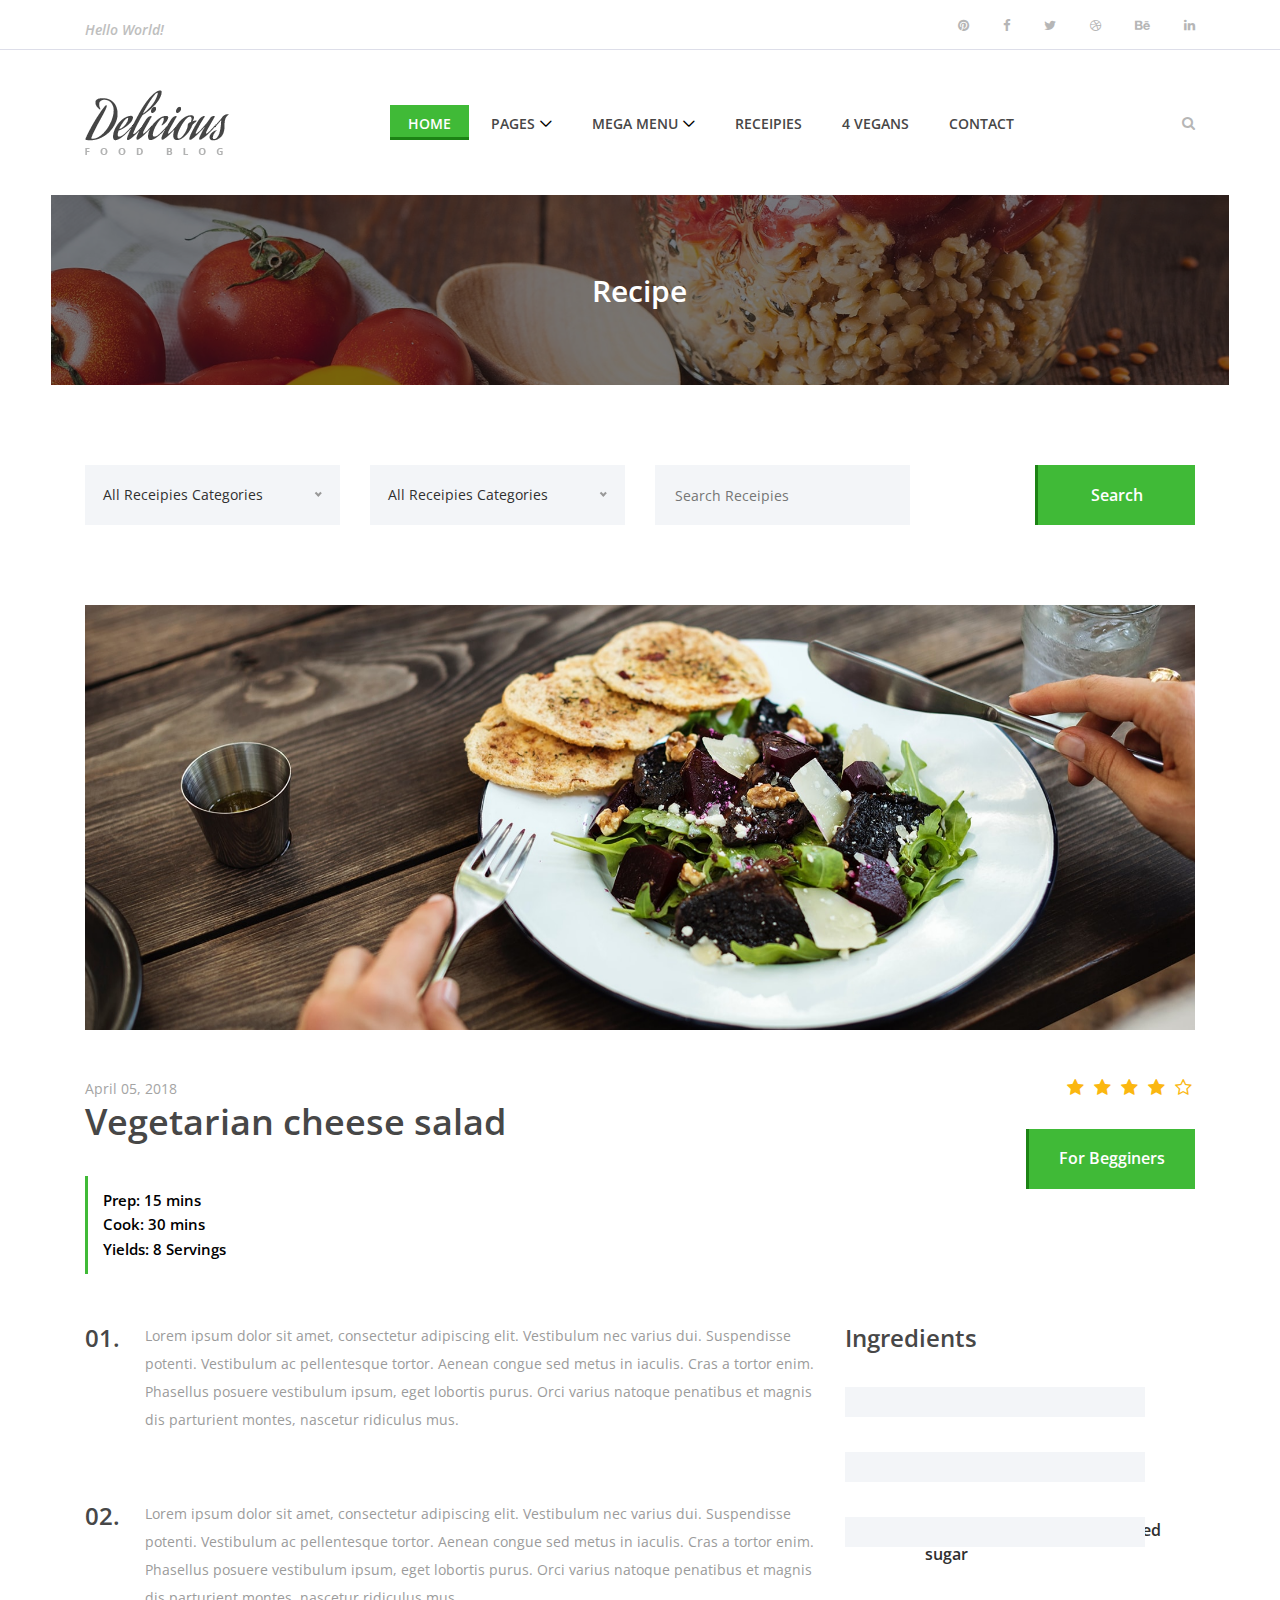
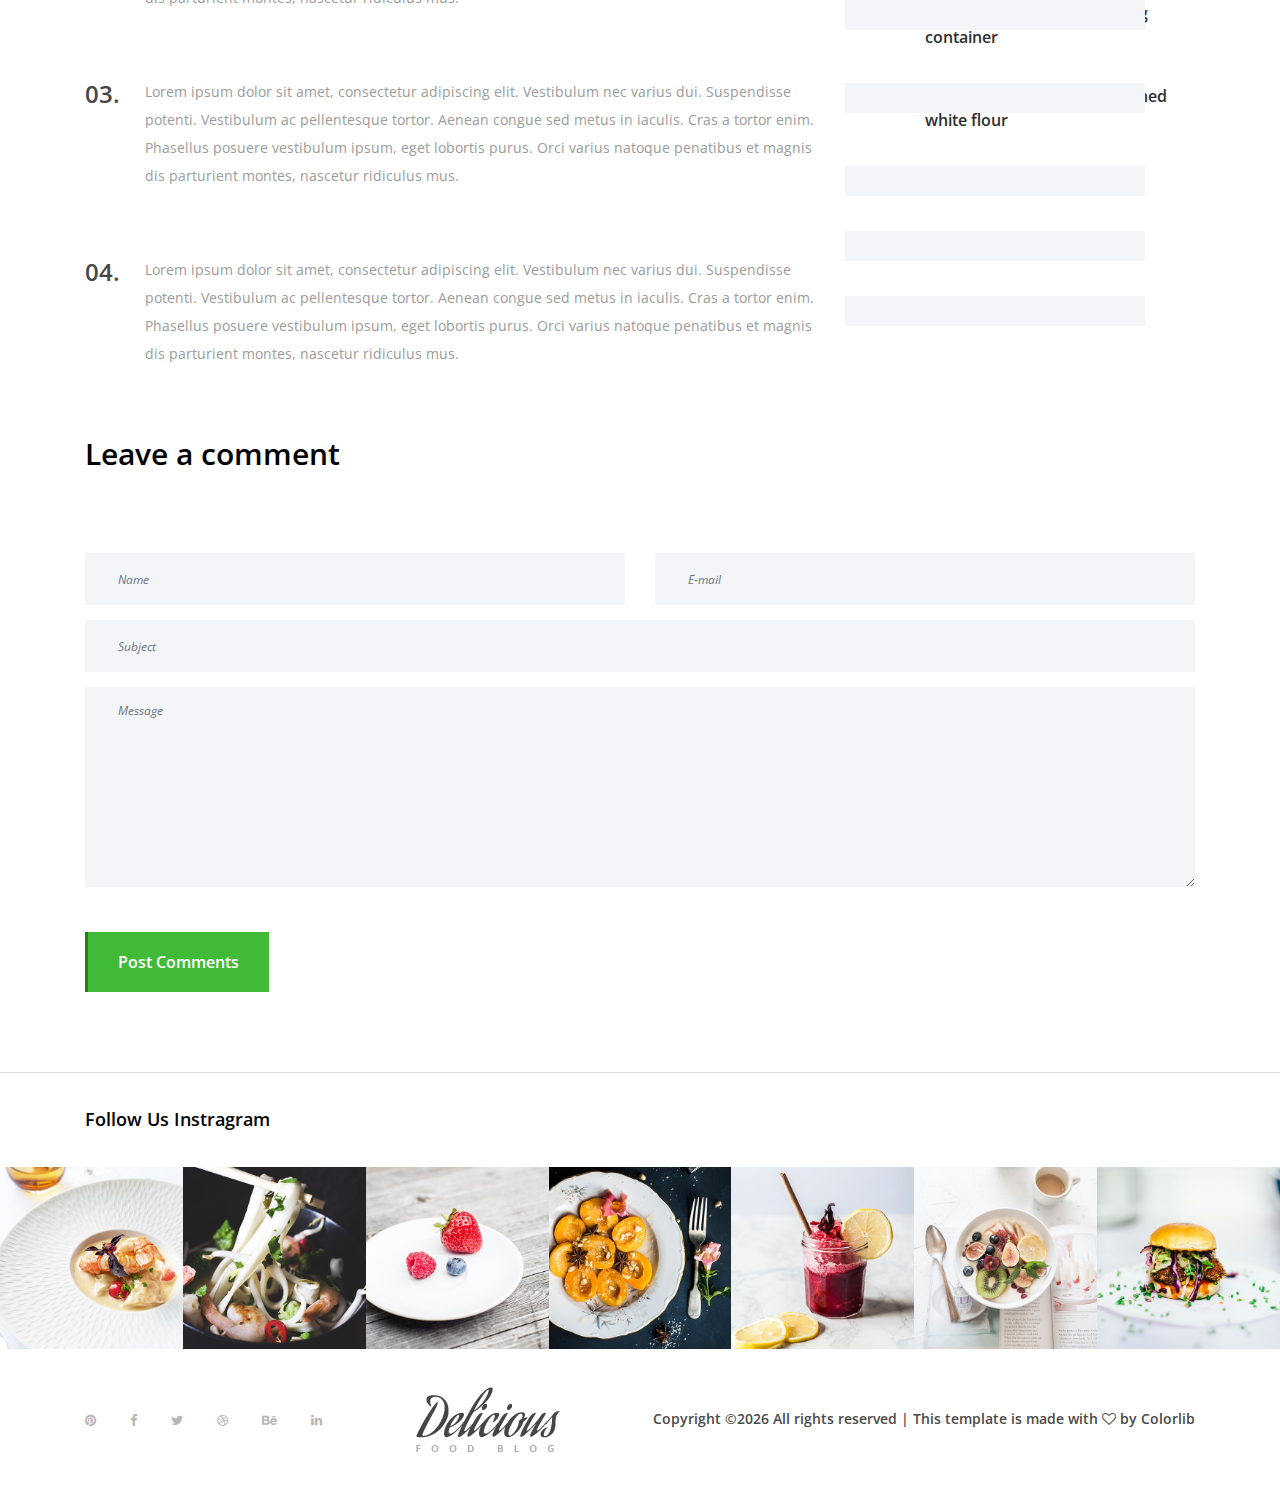
<file: KaloriNetProject/wwwroot/delicious-master/receipe-post.html>
<!DOCTYPE html>
<html lang="en">

<head>
    <meta charset="UTF-8">
    <meta name="description" content="">
    <meta http-equiv="X-UA-Compatible" content="IE=edge">
    <meta name="viewport" content="width=device-width, initial-scale=1, shrink-to-fit=no">
    <!-- The above 4 meta tags *must* come first in the head; any other head content must come *after* these tags -->

    <!-- Title -->
    <title>Delicious - Food Blog Template | Receipe Post</title>

    <!-- Favicon -->
    <link rel="icon" href="img/core-img/favicon.ico">

    <!-- Core Stylesheet -->
    <link rel="stylesheet" href="style.css">

</head>

<body>
    <!-- Preloader -->
    <div id="preloader">
        <i class="circle-preloader"></i>
        <img src="img/core-img/salad.png" alt="">
    </div>

    <!-- Search Wrapper -->
    <div class="search-wrapper">
        <!-- Close Btn -->
        <div class="close-btn"><i class="fa fa-times" aria-hidden="true"></i></div>

        <div class="container">
            <div class="row">
                <div class="col-12">
                    <form action="#" method="post">
                        <input type="search" name="search" placeholder="Type any keywords...">
                        <button type="submit"><i class="fa fa-search" aria-hidden="true"></i></button>
                    </form>
                </div>
            </div>
        </div>
    </div>

    <!-- ##### Header Area Start ##### -->
    <header class="header-area">

        <!-- Top Header Area -->
        <div class="top-header-area">
            <div class="container h-100">
                <div class="row h-100 align-items-center justify-content-between">
                    <!-- Breaking News -->
                    <div class="col-12 col-sm-6">
                        <div class="breaking-news">
                            <div id="breakingNewsTicker" class="ticker">
                                <ul>
                                    <li><a href="#">Hello World!</a></li>
                                    <li><a href="#">Welcome to Colorlib Family.</a></li>
                                    <li><a href="#">Hello Delicious!</a></li>
                                </ul>
                            </div>
                        </div>
                    </div>

                    <!-- Top Social Info -->
                    <div class="col-12 col-sm-6">
                        <div class="top-social-info text-right">
                            <a href="#"><i class="fa fa-pinterest" aria-hidden="true"></i></a>
                            <a href="#"><i class="fa fa-facebook" aria-hidden="true"></i></a>
                            <a href="#"><i class="fa fa-twitter" aria-hidden="true"></i></a>
                            <a href="#"><i class="fa fa-dribbble" aria-hidden="true"></i></a>
                            <a href="#"><i class="fa fa-behance" aria-hidden="true"></i></a>
                            <a href="#"><i class="fa fa-linkedin" aria-hidden="true"></i></a>
                        </div>
                    </div>
                </div>
            </div>
        </div>

        <!-- Navbar Area -->
        <div class="delicious-main-menu">
            <div class="classy-nav-container breakpoint-off">
                <div class="container">
                    <!-- Menu -->
                    <nav class="classy-navbar justify-content-between" id="deliciousNav">

                        <!-- Logo -->
                        <a class="nav-brand" href="index.html"><img src="img/core-img/logo.png" alt=""></a>

                        <!-- Navbar Toggler -->
                        <div class="classy-navbar-toggler">
                            <span class="navbarToggler"><span></span><span></span><span></span></span>
                        </div>

                        <!-- Menu -->
                        <div class="classy-menu">

                            <!-- close btn -->
                            <div class="classycloseIcon">
                                <div class="cross-wrap"><span class="top"></span><span class="bottom"></span></div>
                            </div>

                            <!-- Nav Start -->
                            <div class="classynav">
                                <ul>
                                    <li class="active"><a href="index.html">Home</a></li>
                                    <li><a href="#">Pages</a>
                                        <ul class="dropdown">
                                            <li><a href="index.html">Home</a></li>
                                            <li><a href="about.html">About Us</a></li>
                                            <li><a href="blog-post.html">Blog Post</a></li>
                                            <li><a href="receipe-post.html">Receipe Post</a></li>
                                            <li><a href="contact.html">Contact</a></li>
                                            <li><a href="elements.html">Elements</a></li>
                                            <li><a href="#">Dropdown</a>
                                                <ul class="dropdown">
                                                    <li><a href="index.html">Home</a></li>
                                                    <li><a href="about.html">About Us</a></li>
                                                    <li><a href="blog-post.html">Blog Post</a></li>
                                                    <li><a href="receipe-post.html">Receipe Post</a></li>
                                                    <li><a href="contact.html">Contact</a></li>
                                                    <li><a href="elements.html">Elements</a></li>
                                                    <li><a href="#">Dropdown</a>
                                                        <ul class="dropdown">
                                                            <li><a href="index.html">Home</a></li>
                                                            <li><a href="about.html">About Us</a></li>
                                                            <li><a href="blog-post.html">Blog Post</a></li>
                                                            <li><a href="receipe-post.html">Receipe Post</a></li>
                                                            <li><a href="contact.html">Contact</a></li>
                                                            <li><a href="elements.html">Elements</a></li>
                                                        </ul>
                                                    </li>
                                                </ul>
                                            </li>
                                        </ul>
                                    </li>
                                    <li><a href="#">Mega Menu</a>
                                        <div class="megamenu">
                                            <ul class="single-mega cn-col-4">
                                                <li class="title">Catagory</li>
                                                <li><a href="index.html">Home</a></li>
                                                <li><a href="about.html">About Us</a></li>
                                                <li><a href="blog-post.html">Blog Post</a></li>
                                                <li><a href="receipe-post.html">Receipe Post</a></li>
                                                <li><a href="contact.html">Contact</a></li>
                                                <li><a href="elements.html">Elements</a></li>
                                            </ul>
                                            <ul class="single-mega cn-col-4">
                                                <li class="title">Catagory</li>
                                                <li><a href="index.html">Home</a></li>
                                                <li><a href="about.html">About Us</a></li>
                                                <li><a href="blog-post.html">Blog Post</a></li>
                                                <li><a href="receipe-post.html">Receipe Post</a></li>
                                                <li><a href="contact.html">Contact</a></li>
                                                <li><a href="elements.html">Elements</a></li>
                                            </ul>
                                            <ul class="single-mega cn-col-4">
                                                <li class="title">Catagory</li>
                                                <li><a href="index.html">Home</a></li>
                                                <li><a href="about.html">About Us</a></li>
                                                <li><a href="blog-post.html">Blog Post</a></li>
                                                <li><a href="receipe-post.html">Receipe Post</a></li>
                                                <li><a href="contact.html">Contact</a></li>
                                                <li><a href="elements.html">Elements</a></li>
                                            </ul>
                                            <div class="single-mega cn-col-4">
                                                <div class="receipe-slider owl-carousel">
                                                    <a href="#"><img src="img/bg-img/bg1.jpg" alt=""></a>
                                                    <a href="#"><img src="img/bg-img/bg6.jpg" alt=""></a>
                                                </div>
                                            </div>
                                        </div>
                                    </li>
                                    <li><a href="receipe-post.html">Receipies</a></li>
                                    <li><a href="receipe-post.html">4 Vegans</a></li>
                                    <li><a href="contact.html">Contact</a></li>
                                </ul>

                                <!-- Newsletter Form -->
                                <div class="search-btn">
                                    <i class="fa fa-search" aria-hidden="true"></i>
                                </div>

                            </div>
                            <!-- Nav End -->
                        </div>
                    </nav>
                </div>
            </div>
        </div>
    </header>
    <!-- ##### Header Area End ##### -->

    <!-- ##### Breadcumb Area Start ##### -->
    <div class="breadcumb-area bg-img bg-overlay" style="background-image: url(img/bg-img/breadcumb3.jpg);">
        <div class="container h-100">
            <div class="row h-100 align-items-center">
                <div class="col-12">
                    <div class="breadcumb-text text-center">
                        <h2>Recipe</h2>
                    </div>
                </div>
            </div>
        </div>
    </div>
    <!-- ##### Breadcumb Area End ##### -->

    <div class="receipe-post-area section-padding-80">

        <!-- Receipe Post Search -->
        <div class="receipe-post-search mb-80">
            <div class="container">
                <form action="#" method="post">
                    <div class="row">
                        <div class="col-12 col-lg-3">
                            <select name="select1" id="select1">
                                <option value="1">All Receipies Categories</option>
                                <option value="1">All Receipies Categories 2</option>
                                <option value="1">All Receipies Categories 3</option>
                                <option value="1">All Receipies Categories 4</option>
                                <option value="1">All Receipies Categories 5</option>
                            </select>
                        </div>
                        <div class="col-12 col-lg-3">
                            <select name="select1" id="select2">
                                <option value="1">All Receipies Categories</option>
                                <option value="1">All Receipies Categories 2</option>
                                <option value="1">All Receipies Categories 3</option>
                                <option value="1">All Receipies Categories 4</option>
                                <option value="1">All Receipies Categories 5</option>
                            </select>
                        </div>
                        <div class="col-12 col-lg-3">
                            <input type="search" name="search" placeholder="Search Receipies">
                        </div>
                        <div class="col-12 col-lg-3 text-right">
                            <button type="submit" class="btn delicious-btn">Search</button>
                        </div>
                    </div>
                </form>
            </div>
        </div>

        <!-- Receipe Slider -->
        <div class="container">
            <div class="row">
                <div class="col-12">
                    <div class="receipe-slider owl-carousel">
                        <img src="img/bg-img/bg5.jpg" alt="">
                        <img src="img/bg-img/bg5.jpg" alt="">
                        <img src="img/bg-img/bg5.jpg" alt="">
                    </div>
                </div>
            </div>
        </div>

        <!-- Receipe Content Area -->
        <div class="receipe-content-area">
            <div class="container">

                <div class="row">
                    <div class="col-12 col-md-8">
                        <div class="receipe-headline my-5">
                            <span>April 05, 2018</span>
                            <h2>Vegetarian cheese salad</h2>
                            <div class="receipe-duration">
                                <h6>Prep: 15 mins</h6>
                                <h6>Cook: 30 mins</h6>
                                <h6>Yields: 8 Servings</h6>
                            </div>
                        </div>
                    </div>

                    <div class="col-12 col-md-4">
                        <div class="receipe-ratings text-right my-5">
                            <div class="ratings">
                                <i class="fa fa-star" aria-hidden="true"></i>
                                <i class="fa fa-star" aria-hidden="true"></i>
                                <i class="fa fa-star" aria-hidden="true"></i>
                                <i class="fa fa-star" aria-hidden="true"></i>
                                <i class="fa fa-star-o" aria-hidden="true"></i>
                            </div>
                            <a href="#" class="btn delicious-btn">For Begginers</a>
                        </div>
                    </div>
                </div>

                <div class="row">
                    <div class="col-12 col-lg-8">
                        <!-- Single Preparation Step -->
                        <div class="single-preparation-step d-flex">
                            <h4>01.</h4>
                            <p>Lorem ipsum dolor sit amet, consectetur adipiscing elit. Vestibulum nec varius dui. Suspendisse potenti. Vestibulum ac pellentesque tortor. Aenean congue sed metus in iaculis. Cras a tortor enim. Phasellus posuere vestibulum ipsum, eget lobortis purus. Orci varius natoque penatibus et magnis dis parturient montes, nascetur ridiculus mus. </p>
                        </div>
                        <!-- Single Preparation Step -->
                        <div class="single-preparation-step d-flex">
                            <h4>02.</h4>
                            <p>Lorem ipsum dolor sit amet, consectetur adipiscing elit. Vestibulum nec varius dui. Suspendisse potenti. Vestibulum ac pellentesque tortor. Aenean congue sed metus in iaculis. Cras a tortor enim. Phasellus posuere vestibulum ipsum, eget lobortis purus. Orci varius natoque penatibus et magnis dis parturient montes, nascetur ridiculus mus. </p>
                        </div>
                        <!-- Single Preparation Step -->
                        <div class="single-preparation-step d-flex">
                            <h4>03.</h4>
                            <p>Lorem ipsum dolor sit amet, consectetur adipiscing elit. Vestibulum nec varius dui. Suspendisse potenti. Vestibulum ac pellentesque tortor. Aenean congue sed metus in iaculis. Cras a tortor enim. Phasellus posuere vestibulum ipsum, eget lobortis purus. Orci varius natoque penatibus et magnis dis parturient montes, nascetur ridiculus mus. </p>
                        </div>
                        <!-- Single Preparation Step -->
                        <div class="single-preparation-step d-flex">
                            <h4>04.</h4>
                            <p>Lorem ipsum dolor sit amet, consectetur adipiscing elit. Vestibulum nec varius dui. Suspendisse potenti. Vestibulum ac pellentesque tortor. Aenean congue sed metus in iaculis. Cras a tortor enim. Phasellus posuere vestibulum ipsum, eget lobortis purus. Orci varius natoque penatibus et magnis dis parturient montes, nascetur ridiculus mus. </p>
                        </div>
                    </div>

                    <!-- Ingredients -->
                    <div class="col-12 col-lg-4">
                        <div class="ingredients">
                            <h4>Ingredients</h4>

                            <!-- Custom Checkbox -->
                            <div class="custom-control custom-checkbox">
                                <input type="checkbox" class="custom-control-input" id="customCheck1">
                                <label class="custom-control-label" for="customCheck1">4 Tbsp (57 gr) butter</label>
                            </div>

                            <!-- Custom Checkbox -->
                            <div class="custom-control custom-checkbox">
                                <input type="checkbox" class="custom-control-input" id="customCheck2">
                                <label class="custom-control-label" for="customCheck2">2 large eggs</label>
                            </div>

                            <!-- Custom Checkbox -->
                            <div class="custom-control custom-checkbox">
                                <input type="checkbox" class="custom-control-input" id="customCheck3">
                                <label class="custom-control-label" for="customCheck3">2 yogurt containers granulated sugar</label>
                            </div>

                            <!-- Custom Checkbox -->
                            <div class="custom-control custom-checkbox">
                                <input type="checkbox" class="custom-control-input" id="customCheck4">
                                <label class="custom-control-label" for="customCheck4">1 vanilla or plain yogurt, 170g container</label>
                            </div>

                            <!-- Custom Checkbox -->
                            <div class="custom-control custom-checkbox">
                                <input type="checkbox" class="custom-control-input" id="customCheck5">
                                <label class="custom-control-label" for="customCheck5">2 yogurt containers unbleached white flour</label>
                            </div>

                            <!-- Custom Checkbox -->
                            <div class="custom-control custom-checkbox">
                                <input type="checkbox" class="custom-control-input" id="customCheck6">
                                <label class="custom-control-label" for="customCheck6">1.5 yogurt containers milk</label>
                            </div>

                            <!-- Custom Checkbox -->
                            <div class="custom-control custom-checkbox">
                                <input type="checkbox" class="custom-control-input" id="customCheck7">
                                <label class="custom-control-label" for="customCheck7">1/4 tsp cinnamon</label>
                            </div>

                            <!-- Custom Checkbox -->
                            <div class="custom-control custom-checkbox">
                                <input type="checkbox" class="custom-control-input" id="customCheck8">
                                <label class="custom-control-label" for="customCheck8">1 cup fresh blueberries </label>
                            </div>
                        </div>
                    </div>
                </div>

                <div class="row">
                    <div class="col-12">
                        <div class="section-heading text-left">
                            <h3>Leave a comment</h3>
                        </div>
                    </div>
                </div>

                <div class="row">
                    <div class="col-12">
                        <div class="contact-form-area">
                            <form action="#" method="post">
                                <div class="row">
                                    <div class="col-12 col-lg-6">
                                        <input type="text" class="form-control" id="name" placeholder="Name">
                                    </div>
                                    <div class="col-12 col-lg-6">
                                        <input type="email" class="form-control" id="email" placeholder="E-mail">
                                    </div>
                                    <div class="col-12">
                                        <input type="text" class="form-control" id="subject" placeholder="Subject">
                                    </div>
                                    <div class="col-12">
                                        <textarea name="message" class="form-control" id="message" cols="30" rows="10" placeholder="Message"></textarea>
                                    </div>
                                    <div class="col-12">
                                        <button class="btn delicious-btn mt-30" type="submit">Post Comments</button>
                                    </div>
                                </div>
                            </form>
                        </div>
                    </div>
                </div>
            </div>
        </div>
    </div>

    <!-- ##### Follow Us Instagram Area Start ##### -->
    <div class="follow-us-instagram">
        <div class="container">
            <div class="row">
                <div class="col-12">
                    <h5>Follow Us Instragram</h5>
                </div>
            </div>
        </div>
        <!-- Instagram Feeds -->
        <div class="insta-feeds d-flex flex-wrap">
            <!-- Single Insta Feeds -->
            <div class="single-insta-feeds">
                <img src="img/bg-img/insta1.jpg" alt="">
                <!-- Icon -->
                <div class="insta-icon">
                    <a href="#"><i class="fa fa-instagram" aria-hidden="true"></i></a>
                </div>
            </div>

            <!-- Single Insta Feeds -->
            <div class="single-insta-feeds">
                <img src="img/bg-img/insta2.jpg" alt="">
                <!-- Icon -->
                <div class="insta-icon">
                    <a href="#"><i class="fa fa-instagram" aria-hidden="true"></i></a>
                </div>
            </div>

            <!-- Single Insta Feeds -->
            <div class="single-insta-feeds">
                <img src="img/bg-img/insta3.jpg" alt="">
                <!-- Icon -->
                <div class="insta-icon">
                    <a href="#"><i class="fa fa-instagram" aria-hidden="true"></i></a>
                </div>
            </div>

            <!-- Single Insta Feeds -->
            <div class="single-insta-feeds">
                <img src="img/bg-img/insta4.jpg" alt="">
                <!-- Icon -->
                <div class="insta-icon">
                    <a href="#"><i class="fa fa-instagram" aria-hidden="true"></i></a>
                </div>
            </div>

            <!-- Single Insta Feeds -->
            <div class="single-insta-feeds">
                <img src="img/bg-img/insta5.jpg" alt="">
                <!-- Icon -->
                <div class="insta-icon">
                    <a href="#"><i class="fa fa-instagram" aria-hidden="true"></i></a>
                </div>
            </div>

            <!-- Single Insta Feeds -->
            <div class="single-insta-feeds">
                <img src="img/bg-img/insta6.jpg" alt="">
                <!-- Icon -->
                <div class="insta-icon">
                    <a href="#"><i class="fa fa-instagram" aria-hidden="true"></i></a>
                </div>
            </div>

            <!-- Single Insta Feeds -->
            <div class="single-insta-feeds">
                <img src="img/bg-img/insta7.jpg" alt="">
                <!-- Icon -->
                <div class="insta-icon">
                    <a href="#"><i class="fa fa-instagram" aria-hidden="true"></i></a>
                </div>
            </div>
        </div>
    </div>
    <!-- ##### Follow Us Instagram Area End ##### -->

    <!-- ##### Footer Area Start ##### -->
    <footer class="footer-area">
        <div class="container h-100">
            <div class="row h-100">
                <div class="col-12 h-100 d-flex flex-wrap align-items-center justify-content-between">
                    <!-- Footer Social Info -->
                    <div class="footer-social-info text-right">
                        <a href="#"><i class="fa fa-pinterest" aria-hidden="true"></i></a>
                        <a href="#"><i class="fa fa-facebook" aria-hidden="true"></i></a>
                        <a href="#"><i class="fa fa-twitter" aria-hidden="true"></i></a>
                        <a href="#"><i class="fa fa-dribbble" aria-hidden="true"></i></a>
                        <a href="#"><i class="fa fa-behance" aria-hidden="true"></i></a>
                        <a href="#"><i class="fa fa-linkedin" aria-hidden="true"></i></a>
                    </div>
                    <!-- Footer Logo -->
                    <div class="footer-logo">
                        <a href="index.html"><img src="img/core-img/logo.png" alt=""></a>
                    </div>
                    <!-- Copywrite -->
                    <p><!-- Link back to Colorlib can't be removed. Template is licensed under CC BY 3.0. -->
Copyright &copy;<script>document.write(new Date().getFullYear());</script> All rights reserved | This template is made with <i class="fa fa-heart-o" aria-hidden="true"></i> by <a href="https://colorlib.com" target="_blank">Colorlib</a>
<!-- Link back to Colorlib can't be removed. Template is licensed under CC BY 3.0. --></p>
                </div>
            </div>
        </div>
    </footer>
    <!-- ##### Footer Area Start ##### -->

    <!-- ##### All Javascript Files ##### -->
    <!-- jQuery-2.2.4 js -->
    <script src="js/jquery/jquery-2.2.4.min.js"></script>
    <!-- Popper js -->
    <script src="js/bootstrap/popper.min.js"></script>
    <!-- Bootstrap js -->
    <script src="js/bootstrap/bootstrap.min.js"></script>
    <!-- All Plugins js -->
    <script src="js/plugins/plugins.js"></script>
    <!-- Active js -->
    <script src="js/active.js"></script>
</body>

</html>
</file>
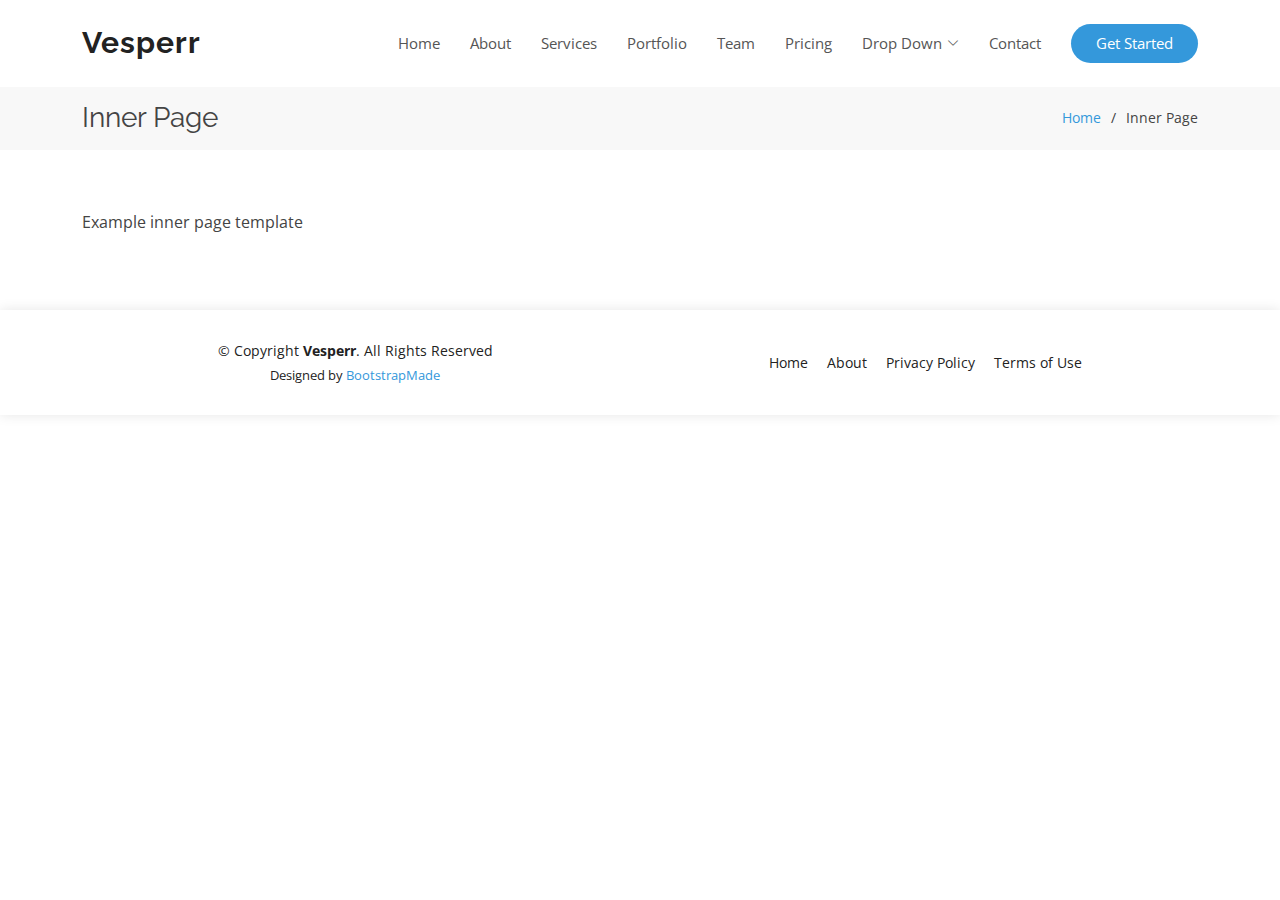
<file: KaloriNetProject/wwwroot/KTema/inner-page.html>
<!DOCTYPE html>
<html lang="en">

<head>
  <meta charset="utf-8">
  <meta content="width=device-width, initial-scale=1.0" name="viewport">

  <title>Inner Page - Vesperr Bootstrap Template</title>
  <meta content="" name="description">
  <meta content="" name="keywords">

  <!-- Favicons -->
  <link href="assets/img/favicon.png" rel="icon">
  <link href="assets/img/apple-touch-icon.png" rel="apple-touch-icon">

  <!-- Google Fonts -->
  <link href="https://fonts.googleapis.com/css?family=Open+Sans:300,300i,400,400i,600,600i,700,700i|Raleway:300,300i,400,400i,500,500i,600,600i,700,700i|Poppins:300,300i,400,400i,500,500i,600,600i,700,700i" rel="stylesheet">

  <!-- Vendor CSS Files -->
  <link href="assets/vendor/aos/aos.css" rel="stylesheet">
  <link href="assets/vendor/bootstrap/css/bootstrap.min.css" rel="stylesheet">
  <link href="assets/vendor/bootstrap-icons/bootstrap-icons.css" rel="stylesheet">
  <link href="assets/vendor/boxicons/css/boxicons.min.css" rel="stylesheet">
  <link href="assets/vendor/glightbox/css/glightbox.min.css" rel="stylesheet">
  <link href="assets/vendor/remixicon/remixicon.css" rel="stylesheet">
  <link href="assets/vendor/swiper/swiper-bundle.min.css" rel="stylesheet">

  <!-- Template Main CSS File -->
  <link href="assets/css/style.css" rel="stylesheet">

  <!-- =======================================================
  * Template Name: Vesperr - v4.7.0
  * Template URL: https://bootstrapmade.com/vesperr-free-bootstrap-template/
  * Author: BootstrapMade.com
  * License: https://bootstrapmade.com/license/
  ======================================================== -->
</head>

<body>

  <!-- ======= Header ======= -->
  <header id="header" class="fixed-top d-flex align-items-center">
    <div class="container d-flex align-items-center justify-content-between">

      <div class="logo">
        <h1><a href="index.html">Vesperr</a></h1>
        <!-- Uncomment below if you prefer to use an image logo -->
        <!-- <a href="index.html"><img src="assets/img/logo.png" alt="" class="img-fluid"></a>-->
      </div>

      <nav id="navbar" class="navbar">
        <ul>
          <li><a class="nav-link scrollto " href="#hero">Home</a></li>
          <li><a class="nav-link scrollto" href="#about">About</a></li>
          <li><a class="nav-link scrollto" href="#services">Services</a></li>
          <li><a class="nav-link scrollto " href="#portfolio">Portfolio</a></li>
          <li><a class="nav-link scrollto" href="#team">Team</a></li>
          <li><a class="nav-link scrollto" href="#pricing">Pricing</a></li>
          <li class="dropdown"><a href="#"><span>Drop Down</span> <i class="bi bi-chevron-down"></i></a>
            <ul>
              <li><a href="#">Drop Down 1</a></li>
              <li class="dropdown"><a href="#"><span>Deep Drop Down</span> <i class="bi bi-chevron-right"></i></a>
                <ul>
                  <li><a href="#">Deep Drop Down 1</a></li>
                  <li><a href="#">Deep Drop Down 2</a></li>
                  <li><a href="#">Deep Drop Down 3</a></li>
                  <li><a href="#">Deep Drop Down 4</a></li>
                  <li><a href="#">Deep Drop Down 5</a></li>
                </ul>
              </li>
              <li><a href="#">Drop Down 2</a></li>
              <li><a href="#">Drop Down 3</a></li>
              <li><a href="#">Drop Down 4</a></li>
            </ul>
          </li>
          <li><a class="nav-link scrollto" href="#contact">Contact</a></li>
          <li><a class="getstarted scrollto" href="#about">Get Started</a></li>
        </ul>
        <i class="bi bi-list mobile-nav-toggle"></i>
      </nav><!-- .navbar -->

    </div>
  </header><!-- End Header -->

  <main id="main">

    <!-- ======= Breadcrumbs Section ======= -->
    <section class="breadcrumbs">
      <div class="container">

        <div class="d-flex justify-content-between align-items-center">
          <h2>Inner Page</h2>
          <ol>
            <li><a href="index.html">Home</a></li>
            <li>Inner Page</li>
          </ol>
        </div>

      </div>
    </section><!-- End Breadcrumbs Section -->

    <section class="inner-page">
      <div class="container">
        <p>
          Example inner page template
        </p>
      </div>
    </section>

  </main><!-- End #main -->

  <!-- ======= Footer ======= -->
  <footer id="footer">
    <div class="container">
      <div class="row d-flex align-items-center">
        <div class="col-lg-6 text-lg-left text-center">
          <div class="copyright">
            &copy; Copyright <strong>Vesperr</strong>. All Rights Reserved
          </div>
          <div class="credits">
            <!-- All the links in the footer should remain intact. -->
            <!-- You can delete the links only if you purchased the pro version. -->
            <!-- Licensing information: https://bootstrapmade.com/license/ -->
            <!-- Purchase the pro version with working PHP/AJAX contact form: https://bootstrapmade.com/vesperr-free-bootstrap-template/ -->
            Designed by <a href="https://bootstrapmade.com/">BootstrapMade</a>
          </div>
        </div>
        <div class="col-lg-6">
          <nav class="footer-links text-lg-right text-center pt-2 pt-lg-0">
            <a href="#intro" class="scrollto">Home</a>
            <a href="#about" class="scrollto">About</a>
            <a href="#">Privacy Policy</a>
            <a href="#">Terms of Use</a>
          </nav>
        </div>
      </div>
    </div>
  </footer><!-- End Footer -->

  <a href="#" class="back-to-top d-flex align-items-center justify-content-center"><i class="bi bi-arrow-up-short"></i></a>

  <!-- Vendor JS Files -->
  <script src="assets/vendor/purecounter/purecounter.js"></script>
  <script src="assets/vendor/aos/aos.js"></script>
  <script src="assets/vendor/bootstrap/js/bootstrap.bundle.min.js"></script>
  <script src="assets/vendor/glightbox/js/glightbox.min.js"></script>
  <script src="assets/vendor/isotope-layout/isotope.pkgd.min.js"></script>
  <script src="assets/vendor/swiper/swiper-bundle.min.js"></script>
  <script src="assets/vendor/php-email-form/validate.js"></script>

  <!-- Template Main JS File -->
  <script src="assets/js/main.js"></script>

</body>

</html>
</file>
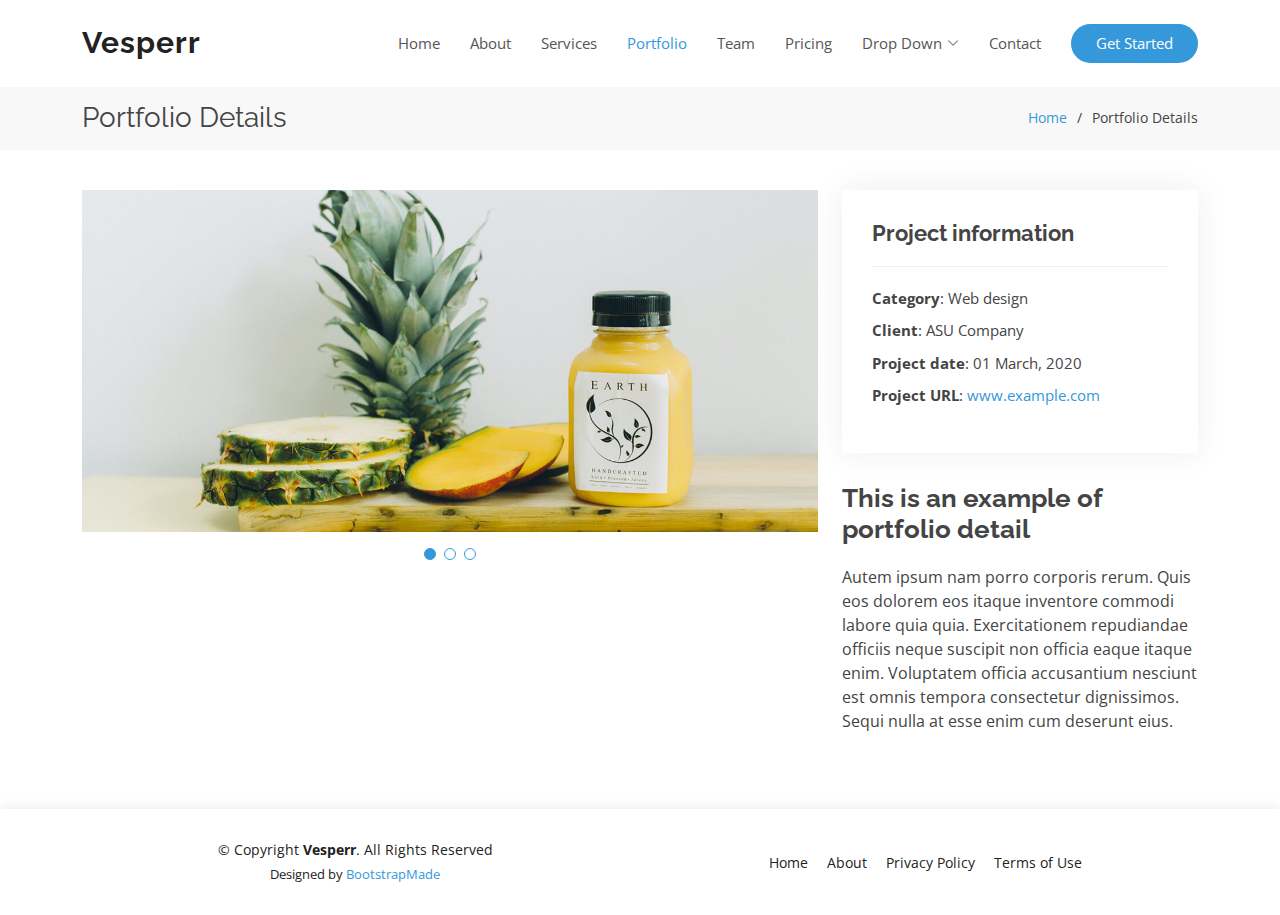
<file: KaloriNetProject/wwwroot/KTema/portfolio-details.html>
<!DOCTYPE html>
<html lang="en">

<head>
  <meta charset="utf-8">
  <meta content="width=device-width, initial-scale=1.0" name="viewport">

  <title>Portfolio Details - Vesperr Bootstrap Template</title>
  <meta content="" name="description">
  <meta content="" name="keywords">

  <!-- Favicons -->
  <link href="assets/img/favicon.png" rel="icon">
  <link href="assets/img/apple-touch-icon.png" rel="apple-touch-icon">

  <!-- Google Fonts -->
  <link href="https://fonts.googleapis.com/css?family=Open+Sans:300,300i,400,400i,600,600i,700,700i|Raleway:300,300i,400,400i,500,500i,600,600i,700,700i|Poppins:300,300i,400,400i,500,500i,600,600i,700,700i" rel="stylesheet">

  <!-- Vendor CSS Files -->
  <link href="assets/vendor/aos/aos.css" rel="stylesheet">
  <link href="assets/vendor/bootstrap/css/bootstrap.min.css" rel="stylesheet">
  <link href="assets/vendor/bootstrap-icons/bootstrap-icons.css" rel="stylesheet">
  <link href="assets/vendor/boxicons/css/boxicons.min.css" rel="stylesheet">
  <link href="assets/vendor/glightbox/css/glightbox.min.css" rel="stylesheet">
  <link href="assets/vendor/remixicon/remixicon.css" rel="stylesheet">
  <link href="assets/vendor/swiper/swiper-bundle.min.css" rel="stylesheet">

  <!-- Template Main CSS File -->
  <link href="assets/css/style.css" rel="stylesheet">

  <!-- =======================================================
  * Template Name: Vesperr - v4.7.0
  * Template URL: https://bootstrapmade.com/vesperr-free-bootstrap-template/
  * Author: BootstrapMade.com
  * License: https://bootstrapmade.com/license/
  ======================================================== -->
</head>

<body>

  <!-- ======= Header ======= -->
  <header id="header" class="fixed-top d-flex align-items-center">
    <div class="container d-flex align-items-center justify-content-between">

      <div class="logo">
        <h1><a href="index.html">Vesperr</a></h1>
        <!-- Uncomment below if you prefer to use an image logo -->
        <!-- <a href="index.html"><img src="assets/img/logo.png" alt="" class="img-fluid"></a>-->
      </div>

      <nav id="navbar" class="navbar">
        <ul>
          <li><a class="nav-link scrollto " href="#hero">Home</a></li>
          <li><a class="nav-link scrollto" href="#about">About</a></li>
          <li><a class="nav-link scrollto" href="#services">Services</a></li>
          <li><a class="nav-link scrollto active" href="#portfolio">Portfolio</a></li>
          <li><a class="nav-link scrollto" href="#team">Team</a></li>
          <li><a class="nav-link scrollto" href="#pricing">Pricing</a></li>
          <li class="dropdown"><a href="#"><span>Drop Down</span> <i class="bi bi-chevron-down"></i></a>
            <ul>
              <li><a href="#">Drop Down 1</a></li>
              <li class="dropdown"><a href="#"><span>Deep Drop Down</span> <i class="bi bi-chevron-right"></i></a>
                <ul>
                  <li><a href="#">Deep Drop Down 1</a></li>
                  <li><a href="#">Deep Drop Down 2</a></li>
                  <li><a href="#">Deep Drop Down 3</a></li>
                  <li><a href="#">Deep Drop Down 4</a></li>
                  <li><a href="#">Deep Drop Down 5</a></li>
                </ul>
              </li>
              <li><a href="#">Drop Down 2</a></li>
              <li><a href="#">Drop Down 3</a></li>
              <li><a href="#">Drop Down 4</a></li>
            </ul>
          </li>
          <li><a class="nav-link scrollto" href="#contact">Contact</a></li>
          <li><a class="getstarted scrollto" href="#about">Get Started</a></li>
        </ul>
        <i class="bi bi-list mobile-nav-toggle"></i>
      </nav><!-- .navbar -->

    </div>
  </header><!-- End Header -->

  <main id="main">

    <!-- ======= Breadcrumbs ======= -->
    <section id="breadcrumbs" class="breadcrumbs">
      <div class="container">

        <div class="d-flex justify-content-between align-items-center">
          <h2>Portfolio Details</h2>
          <ol>
            <li><a href="index.html">Home</a></li>
            <li>Portfolio Details</li>
          </ol>
        </div>

      </div>
    </section><!-- End Breadcrumbs -->

    <!-- ======= Portfolio Details Section ======= -->
    <section id="portfolio-details" class="portfolio-details">
      <div class="container">

        <div class="row gy-4">

          <div class="col-lg-8">
            <div class="portfolio-details-slider swiper">
              <div class="swiper-wrapper align-items-center">

                <div class="swiper-slide">
                  <img src="assets/img/portfolio/portfolio-details-1.jpg" alt="">
                </div>

                <div class="swiper-slide">
                  <img src="assets/img/portfolio/portfolio-details-2.jpg" alt="">
                </div>

                <div class="swiper-slide">
                  <img src="assets/img/portfolio/portfolio-details-3.jpg" alt="">
                </div>

              </div>
              <div class="swiper-pagination"></div>
            </div>
          </div>

          <div class="col-lg-4">
            <div class="portfolio-info">
              <h3>Project information</h3>
              <ul>
                <li><strong>Category</strong>: Web design</li>
                <li><strong>Client</strong>: ASU Company</li>
                <li><strong>Project date</strong>: 01 March, 2020</li>
                <li><strong>Project URL</strong>: <a href="#">www.example.com</a></li>
              </ul>
            </div>
            <div class="portfolio-description">
              <h2>This is an example of portfolio detail</h2>
              <p>
                Autem ipsum nam porro corporis rerum. Quis eos dolorem eos itaque inventore commodi labore quia quia. Exercitationem repudiandae officiis neque suscipit non officia eaque itaque enim. Voluptatem officia accusantium nesciunt est omnis tempora consectetur dignissimos. Sequi nulla at esse enim cum deserunt eius.
              </p>
            </div>
          </div>

        </div>

      </div>
    </section><!-- End Portfolio Details Section -->

  </main><!-- End #main -->

  <!-- ======= Footer ======= -->
  <footer id="footer">
    <div class="container">
      <div class="row d-flex align-items-center">
        <div class="col-lg-6 text-lg-left text-center">
          <div class="copyright">
            &copy; Copyright <strong>Vesperr</strong>. All Rights Reserved
          </div>
          <div class="credits">
            <!-- All the links in the footer should remain intact. -->
            <!-- You can delete the links only if you purchased the pro version. -->
            <!-- Licensing information: https://bootstrapmade.com/license/ -->
            <!-- Purchase the pro version with working PHP/AJAX contact form: https://bootstrapmade.com/vesperr-free-bootstrap-template/ -->
            Designed by <a href="https://bootstrapmade.com/">BootstrapMade</a>
          </div>
        </div>
        <div class="col-lg-6">
          <nav class="footer-links text-lg-right text-center pt-2 pt-lg-0">
            <a href="#intro" class="scrollto">Home</a>
            <a href="#about" class="scrollto">About</a>
            <a href="#">Privacy Policy</a>
            <a href="#">Terms of Use</a>
          </nav>
        </div>
      </div>
    </div>
  </footer><!-- End Footer -->

  <a href="#" class="back-to-top d-flex align-items-center justify-content-center"><i class="bi bi-arrow-up-short"></i></a>

  <!-- Vendor JS Files -->
  <script src="assets/vendor/purecounter/purecounter.js"></script>
  <script src="assets/vendor/aos/aos.js"></script>
  <script src="assets/vendor/bootstrap/js/bootstrap.bundle.min.js"></script>
  <script src="assets/vendor/glightbox/js/glightbox.min.js"></script>
  <script src="assets/vendor/isotope-layout/isotope.pkgd.min.js"></script>
  <script src="assets/vendor/swiper/swiper-bundle.min.js"></script>
  <script src="assets/vendor/php-email-form/validate.js"></script>

  <!-- Template Main JS File -->
  <script src="assets/js/main.js"></script>

</body>

</html>
</file>
<file: KaloriNetProject/wwwroot/progresbarr/style.css>
body {
    margin: 10px;
    padding: 0;
    font-family: 'Roboto', sans-serif;
    font-size: 16px;
  
}
ul {
    list-style: none;
}
h2 {
    margin: 0;
}
.progressbar-section {
    padding: 40px 0;
}
.containerr {
 
    max-width: 1200px;
    margin: 0 auto;
}
.skill-partfirst {

}
.skill-itemfirst {
 
}
.skill-part {
    display: -webkit-box;
    display: -ms-flexbox;
    display: flex;
    -ms-flex-wrap: wrap;
    flex-wrap: wrap;
}

.skill-item {
    -webkit-box-flex: 10;
    -ms-flex: 20 20 55%;
    flex: 15 0 25%;
    max-width: 30%;
    text-align: center;
}
.skill-item h2 {
    font-size: 26px;
    transform: translateY(-75px);
}
.sk-name {
    font-weight: 800;
    display: block;
    transform: translateY(-25px);
}
</file>
<file: KaloriNetProject/wwwroot/writer/assets/vendors/css/vendor.bundle.base.css>
/*
 * Container style
 */
.ps {
  overflow: hidden !important;
  overflow-anchor: none;
  -ms-overflow-style: none;
  touch-action: auto;
  -ms-touch-action: auto;
}

/*
 * Scrollbar rail styles
 */
.ps__rail-x {
  display: none;
  opacity: 0;
  transition: background-color .2s linear, opacity .2s linear;
  -webkit-transition: background-color .2s linear, opacity .2s linear;
  height: 15px;
  /* there must be 'bottom' or 'top' for ps__rail-x */
  bottom: 0px;
  /* please don't change 'position' */
  position: absolute;
}

.ps__rail-y {
  display: none;
  opacity: 0;
  transition: background-color .2s linear, opacity .2s linear;
  -webkit-transition: background-color .2s linear, opacity .2s linear;
  width: 15px;
  /* there must be 'right' or 'left' for ps__rail-y */
  right: 0;
  /* please don't change 'position' */
  position: absolute;
}

.ps--active-x > .ps__rail-x,
.ps--active-y > .ps__rail-y {
  display: block;
  background-color: transparent;
}

.ps:hover > .ps__rail-x,
.ps:hover > .ps__rail-y,
.ps--focus > .ps__rail-x,
.ps--focus > .ps__rail-y,
.ps--scrolling-x > .ps__rail-x,
.ps--scrolling-y > .ps__rail-y {
  opacity: 0.6;
}

.ps .ps__rail-x:hover,
.ps .ps__rail-y:hover,
.ps .ps__rail-x:focus,
.ps .ps__rail-y:focus,
.ps .ps__rail-x.ps--clicking,
.ps .ps__rail-y.ps--clicking {
  background-color: #eee;
  opacity: 0.9;
}

/*
 * Scrollbar thumb styles
 */
.ps__thumb-x {
  background-color: #aaa;
  border-radius: 6px;
  transition: background-color .2s linear, height .2s ease-in-out;
  -webkit-transition: background-color .2s linear, height .2s ease-in-out;
  height: 6px;
  /* there must be 'bottom' for ps__thumb-x */
  bottom: 2px;
  /* please don't change 'position' */
  position: absolute;
}

.ps__thumb-y {
  background-color: #aaa;
  border-radius: 6px;
  transition: background-color .2s linear, width .2s ease-in-out;
  -webkit-transition: background-color .2s linear, width .2s ease-in-out;
  width: 6px;
  /* there must be 'right' for ps__thumb-y */
  right: 2px;
  /* please don't change 'position' */
  position: absolute;
}

.ps__rail-x:hover > .ps__thumb-x,
.ps__rail-x:focus > .ps__thumb-x,
.ps__rail-x.ps--clicking .ps__thumb-x {
  background-color: #999;
  height: 11px;
}

.ps__rail-y:hover > .ps__thumb-y,
.ps__rail-y:focus > .ps__thumb-y,
.ps__rail-y.ps--clicking .ps__thumb-y {
  background-color: #999;
  width: 11px;
}

/* MS supports */
@supports (-ms-overflow-style: none) {
  .ps {
    overflow: auto !important;
  }
}

@media screen and (-ms-high-contrast: active), (-ms-high-contrast: none) {
  .ps {
    overflow: auto !important;
  }
}
</file>
<file: KaloriNetProject/wwwroot/delicious-master/style.css>
/* [Master Stylesheet v1.0]

- Template Name: Delicious - Food Blog Template
- Template Author: Colorlib
- Template URL: colorlib.com
- Version: 1.0.0

*/
/* :: 1.0 Import Fonts */
@import url("https://fonts.googleapis.com/css?family=Open+Sans:300,300i,400,400i,600,600i,700,700i,800,800i");
/* :: 2.0 Import All CSS */
@import url(css/bootstrap.min.css);
@import url(css/owl.carousel.min.css);
@import url(css/animate.css);
@import url(css/magnific-popup.css);
@import url(css/font-awesome.min.css);
@import url(css/custom-icon.css);
@import url(css/classy-nav.min.css);
@import url(css/nice-select.min.css);
/* :: 3.0 Base CSS */
* {
  margin: 0;
  padding: 0; }

body {
  font-family: "Open Sans", sans-serif;
  font-size: 14px; }

h1,
h2,
h3,
h4,
h5,
h6 {
  color: #000000;
  line-height: 1.3;
  font-weight: 600; }

p {
  color: #9b9b9b;
  font-size: 14px;
  line-height: 2;
  font-weight: 400; }

a,
a:hover,
a:focus {
  -webkit-transition-duration: 500ms;
  transition-duration: 500ms;
  text-decoration: none;
  outline: 0 solid transparent;
  color: #000000;
  font-weight: 600;
  font-size: 14px;
  color: #474747; }

ul,
ol {
  margin: 0; }
  ul li,
  ol li {
    list-style: none; }

img {
  height: auto;
  max-width: 100%; }

/* Spacing */
.mt-15 {
  margin-top: 15px !important; }

.mt-30 {
  margin-top: 30px !important; }

.mt-50 {
  margin-top: 50px !important; }

.mt-70 {
  margin-top: 70px !important; }

.mt-100 {
  margin-top: 100px !important; }

.mb-15 {
  margin-bottom: 15px !important; }

.mb-30 {
  margin-bottom: 30px !important; }

.mb-50 {
  margin-bottom: 50px !important; }

.mb-70 {
  margin-bottom: 70px !important; }

.mb-80 {
  margin-bottom: 80px !important; }

.mb-100 {
  margin-bottom: 100px !important; }

.ml-15 {
  margin-left: 15px !important; }

.ml-30 {
  margin-left: 30px !important; }

.ml-50 {
  margin-left: 50px !important; }

.mr-15 {
  margin-right: 15px !important; }

.mr-30 {
  margin-right: 30px !important; }

.mr-50 {
  margin-right: 50px !important; }

/* Height */
.height-400 {
  height: 400px !important; }

.height-500 {
  height: 500px !important; }

.height-600 {
  height: 600px !important; }

.height-700 {
  height: 700px !important; }

.height-800 {
  height: 800px !important; }

/* Section Padding */
.section-padding-80 {
  padding-top: 80px;
  padding-bottom: 80px; }

.section-padding-80-0 {
  padding-top: 80px;
  padding-bottom: 0; }

.section-padding-0-80 {
  padding-top: 0;
  padding-bottom: 80px; }

/* Section Heading */
.section-heading {
  position: relative;
  z-index: 1;
  margin-bottom: 80px;
  text-align: center; }
  .section-heading h3 {
    font-size: 30px;
    margin-bottom: 0; }
  .section-heading.text-left {
    text-align: left !important; }
  .section-heading.white h3 {
    color: #ffffff; }

/* Preloader */
#preloader {
  background-color: #ffffff;
  width: 100%;
  height: 100%;
  position: fixed;
  top: 0;
  left: 0;
  right: 0;
  z-index: 5000; }
  #preloader img {
    width: 30px;
    position: absolute;
    top: 50%;
    left: 50%;
    -webkit-transform: translate(-50%, -50%);
    transform: translate(-50%, -50%);
    z-index: 10; }
  #preloader .circle-preloader {
    display: block;
    width: 60px;
    height: 60px;
    border: 2px solid #ccc;
    border-bottom-color: #1c8314;
    border-radius: 50%;
    position: absolute;
    top: 0;
    left: 0;
    right: 0;
    bottom: 0;
    margin: auto;
    animation: spin 2s infinite linear; }
@-webkit-keyframes spin {
  100% {
    -webkit-transform: rotate(360deg);
    transform: rotate(360deg); } }
@keyframes spin {
  100% {
    -webkit-transform: rotate(360deg);
    transform: rotate(360deg); } }
/* Miscellaneous */
.bg-img {
  background-position: center center;
  background-size: cover;
  background-repeat: no-repeat; }

.bg-white {
  background-color: #ffffff !important; }

.bg-dark {
  background-color: #000000 !important; }

.bg-transparent {
  background-color: transparent !important; }

.font-bold {
  font-weight: 700; }

.font-light {
  font-weight: 300; }

.bg-overlay {
  position: relative;
  z-index: 2;
  background-position: center center;
  background-size: cover; }
  .bg-overlay::after {
    background-color: rgba(10, 12, 18, 0.55);
    position: absolute;
    z-index: -1;
    top: 0;
    left: 0;
    width: 100%;
    height: 100%;
    content: ""; }

.mfp-image-holder .mfp-close,
.mfp-iframe-holder .mfp-close {
  color: #ffffff;
  right: 0;
  padding-right: 0;
  width: 30px;
  height: 30px;
  background-color: #40ba37;
  line-height: 30px;
  text-align: center;
  position: absolute;
  top: 0;
  right: -30px; }
  @media only screen and (min-width: 768px) and (max-width: 991px) {
    .mfp-image-holder .mfp-close,
    .mfp-iframe-holder .mfp-close {
      right: 0; } }
  @media only screen and (max-width: 767px) {
    .mfp-image-holder .mfp-close,
    .mfp-iframe-holder .mfp-close {
      right: 0; } }

input:focus,
textarea:focus {
  outline: none;
  box-shadow: none;
  border-color: transparent; }

.nice-select {
  border: none;
  background-color: #f3f5f8;
  border-radius: 0;
  width: 100%;
  height: 60px;
  line-height: 60px;
  color: #2f2f2f; }
  .nice-select span {
    color: #2f2f2f; }
  .nice-select::after {
    right: 20px; }
  .nice-select .list {
    background-color: #ffffff;
    border: none;
    border-radius: 0;
    box-shadow: 0 0 4px 0 rgba(0, 0, 0, 0.1);
    margin-top: 0;
    width: 100%; }

/* ScrollUp */
#scrollUp {
  background-color: #40ba37;
  border-radius: 0;
  bottom: 60px;
  box-shadow: 0 2px 6px 0 rgba(0, 0, 0, 0.3);
  color: #ffffff;
  font-size: 24px;
  height: 40px;
  line-height: 38px;
  right: 60px;
  text-align: center;
  width: 40px;
  -webkit-transition-duration: 500ms;
  transition-duration: 500ms; }
  #scrollUp:hover {
    background-color: #141414; }
  @media only screen and (max-width: 767px) {
    #scrollUp {
      bottom: 30px;
      right: 30px; } }

/* Button */
.delicious-btn {
  display: inline-block;
  min-width: 160px;
  height: 60px;
  color: #ffffff;
  border: none;
  border-left: 3px solid #1c8314;
  border-radius: 0;
  padding: 0 30px;
  font-size: 16px;
  line-height: 58px;
  font-weight: 600;
  -webkit-transition-duration: 500ms;
  transition-duration: 500ms;
  text-transform: capitalize;
  background-color: #40ba37; }
  .delicious-btn.active, .delicious-btn:hover, .delicious-btn:focus {
    font-size: 16px;
    font-weight: 600;
    color: #ffffff;
    background-color: #1c8314;
    border-color: #40ba37; }
  .delicious-btn.btn-2 {
    background-color: #1c8314;
    border-color: #40ba37; }
    .delicious-btn.btn-2.active, .delicious-btn.btn-2:hover, .delicious-btn.btn-2:focus {
      background-color: #40ba37;
      border-color: #1c8314; }
  .delicious-btn.btn-3 {
    background-color: #474747;
    border-color: #1c8314; }
    .delicious-btn.btn-3.active, .delicious-btn.btn-3:hover, .delicious-btn.btn-3:focus {
      background-color: #40ba37;
      border-color: #1c8314; }
  .delicious-btn.btn-4 {
    background-color: transparent;
    border: 3px solid #40ba37;
    line-height: 53px;
    color: #40ba37; }
    @media only screen and (max-width: 767px) {
      .delicious-btn.btn-4 {
        height: 40px;
        line-height: 33px; } }
    .delicious-btn.btn-4.active, .delicious-btn.btn-4:hover, .delicious-btn.btn-4:focus {
      line-height: 53px;
      color: #ffffff;
      background-color: #40ba37; }
      @media only screen and (max-width: 767px) {
        .delicious-btn.btn-4.active, .delicious-btn.btn-4:hover, .delicious-btn.btn-4:focus {
          height: 40px;
          line-height: 33px; } }
  @media only screen and (max-width: 767px) {
    .delicious-btn {
      height: 40px;
      line-height: 39px; } }

/* :: 4.0 Search Wrapper */
.search-wrapper {
  width: 100%;
  height: 70px;
  position: fixed;
  z-index: 200;
  top: -80px;
  left: 0;
  background-color: #40ba37;
  -webkit-transition-duration: 700ms;
  transition-duration: 700ms; }
  .search-wrapper form {
    position: relative;
    z-index: 1; }
    .search-wrapper form input {
      width: 90%;
      height: 40px;
      border: 2px solid #ffffff;
      font-size: 12px;
      font-style: italic;
      padding: 0 20px;
      margin: 15px 0; }
      @media only screen and (max-width: 767px) {
        .search-wrapper form input {
          width: 80%; } }
    .search-wrapper form button {
      position: absolute;
      width: 60px;
      height: 40px;
      z-index: 1;
      top: 15px;
      border: none;
      right: 10%;
      cursor: pointer;
      outline: none; }
      @media only screen and (max-width: 767px) {
        .search-wrapper form button {
          right: 20%; } }
  .search-wrapper .close-btn {
    position: absolute;
    width: 70px;
    height: 100%;
    background-color: #000000;
    line-height: 50px;
    color: #ffffff;
    text-align: center;
    cursor: pointer;
    line-height: 70px;
    font-size: 12px;
    right: 0;
    top: 0;
    z-index: 100; }
  .search-wrapper.on {
    top: 0; }

/* :: 5.0 Header Area CSS */
.header-area {
  position: relative;
  z-index: 100;
  width: 100%; }
  .header-area .top-header-area {
    width: 100%;
    height: 50px;
    background-color: #ffffff;
    border-bottom: 1px solid #dddee9; }
    @media only screen and (max-width: 767px) {
      .header-area .top-header-area {
        height: 70px; } }
    .header-area .top-header-area .breaking-news {
      position: relative;
      z-index: 1; }
      .header-area .top-header-area .breaking-news .ticker {
        width: 100%;
        text-align: left;
        position: relative;
        overflow: hidden; }
        .header-area .top-header-area .breaking-news .ticker ul {
          width: 100%;
          position: relative;
          z-index: 1; }
          .header-area .top-header-area .breaking-news .ticker ul li {
            display: none;
            width: 100%; }
            .header-area .top-header-area .breaking-news .ticker ul li a {
              font-size: 14px;
              color: #b6b6b6;
              font-style: italic; }
              .header-area .top-header-area .breaking-news .ticker ul li a:hover, .header-area .top-header-area .breaking-news .ticker ul li a:focus {
                color: #40ba37; }
    .header-area .top-header-area .top-social-info a {
      display: inline-block;
      color: #b6b6b6;
      font-size: 13px;
      margin-right: 30px; }
      .header-area .top-header-area .top-social-info a:last-child {
        margin-right: 0; }
      .header-area .top-header-area .top-social-info a:hover, .header-area .top-header-area .top-social-info a:focus, .header-area .top-header-area .top-social-info a.active {
        color: #40ba37; }
  .header-area .delicious-main-menu {
    position: relative;
    width: 100%;
    z-index: 100;
    height: 145px; }
    @media only screen and (max-width: 767px) {
      .header-area .delicious-main-menu {
        height: 80px; } }
    .header-area .delicious-main-menu .classy-nav-container {
      background-color: transparent; }
    .header-area .delicious-main-menu .classy-navbar {
      height: 145px;
      padding: 0; }
      @media only screen and (max-width: 767px) {
        .header-area .delicious-main-menu .classy-navbar {
          height: 80px; } }
      .header-area .delicious-main-menu .classy-navbar .classynav ul li a {
        font-weight: 600; }
        .header-area .delicious-main-menu .classy-navbar .classynav ul li a:hover, .header-area .delicious-main-menu .classy-navbar .classynav ul li a:focus {
          font-weight: 600; }
      .header-area .delicious-main-menu .classy-navbar .classynav > ul > li > a {
        text-transform: uppercase;
        padding: 12px 18px 11px;
        background-color: transparent;
        border-bottom: 3px solid transparent;
        line-height: 1;
        color: #474747;
        font-weight: 600; }
        .header-area .delicious-main-menu .classy-navbar .classynav > ul > li > a:hover, .header-area .delicious-main-menu .classy-navbar .classynav > ul > li > a:focus {
          font-size: 14px;
          color: #ffffff;
          background-color: #40ba37;
          border-bottom: 3px solid #1c8314; }
          .header-area .delicious-main-menu .classy-navbar .classynav > ul > li > a:hover::after, .header-area .delicious-main-menu .classy-navbar .classynav > ul > li > a:focus::after {
            color: #ffffff; }
      .header-area .delicious-main-menu .classy-navbar .classynav > ul > li.active > a {
        color: #ffffff;
        background-color: #40ba37;
        border-bottom: 3px solid #1c8314; }
        .header-area .delicious-main-menu .classy-navbar .classynav > ul > li.active > a::after {
          color: #ffffff; }
    .header-area .delicious-main-menu .classynav .search-btn {
      color: #b6b6b6;
      margin-left: 150px;
      cursor: pointer;
      -webkit-transition-duration: 500ms;
      transition-duration: 500ms; }
      .header-area .delicious-main-menu .classynav .search-btn i {
        -webkit-transition-duration: 500ms;
        transition-duration: 500ms; }
      .header-area .delicious-main-menu .classynav .search-btn:hover i, .header-area .delicious-main-menu .classynav .search-btn:focus i {
        color: #40ba37; }
      @media only screen and (min-width: 992px) and (max-width: 1199px) {
        .header-area .delicious-main-menu .classynav .search-btn {
          margin-left: 50px; } }
      @media only screen and (min-width: 768px) and (max-width: 991px) {
        .header-area .delicious-main-menu .classynav .search-btn {
          margin-left: 30px;
          margin-top: 30px; } }
      @media only screen and (max-width: 767px) {
        .header-area .delicious-main-menu .classynav .search-btn {
          margin-left: 30px;
          margin-top: 30px; } }
  @media only screen and (max-width: 767px) {
    .header-area .nav-brand img {
      max-width: 90px; } }

/* :: 6.0 Welcome Area CSS */
.hero-area {
  position: relative;
  z-index: 1;
  margin-left: 4%;
  margin-right: 4%; }

.hero-slides {
  position: relative;
  z-index: 1; }
  .hero-slides .single-hero-slide {
    width: 100%;
    height: 820px;
    position: relative;
    z-index: 1; }
    @media only screen and (min-width: 992px) and (max-width: 1199px) {
      .hero-slides .single-hero-slide {
        height: 650px; } }
    @media only screen and (min-width: 768px) and (max-width: 991px) {
      .hero-slides .single-hero-slide {
        height: 650px; } }
    @media only screen and (max-width: 767px) {
      .hero-slides .single-hero-slide {
        height: 650px; } }
    .hero-slides .single-hero-slide .hero-slides-content {
      position: relative;
      z-index: 1;
      padding: 60px 50px;
      border-left: 3px solid #40ba37;
      background-color: rgba(24, 24, 24, 0.54); }
      @media only screen and (max-width: 767px) {
        .hero-slides .single-hero-slide .hero-slides-content {
          padding: 30px 20px; } }
      .hero-slides .single-hero-slide .hero-slides-content h2 {
        font-size: 30px;
        color: #ffffff;
        margin-bottom: 30px;
        font-weight: 600; }
        @media only screen and (max-width: 767px) {
          .hero-slides .single-hero-slide .hero-slides-content h2 {
            font-size: 24px; } }
      .hero-slides .single-hero-slide .hero-slides-content p {
        font-size: 16px;
        margin-bottom: 50px;
        color: #ffffff; }
  .hero-slides .owl-prev,
  .hero-slides .owl-next {
    background-color: transparent;
    width: 40px;
    height: 40px;
    line-height: 40px;
    color: #ffffff;
    top: 50%;
    margin-top: -20px;
    left: 4%;
    position: absolute;
    z-index: 10;
    text-align: center;
    font-size: 16px;
    font-weight: 600;
    opacity: 0;
    visibility: hidden;
    -webkit-transition-duration: 500ms;
    transition-duration: 500ms;
    border-bottom: 3px solid #1c8314; }
    @media only screen and (max-width: 767px) {
      .hero-slides .owl-prev,
      .hero-slides .owl-next {
        font-size: 13px; } }
  .hero-slides .owl-next {
    left: auto;
    right: 4%; }
  .hero-slides:hover .owl-prev, .hero-slides:hover .owl-next {
    opacity: 1;
    visibility: visible; }
  .hero-slides .owl-dots {
    display: -webkit-box;
    display: -ms-flexbox;
    display: flex;
    position: absolute;
    bottom: 50px;
    z-index: 10;
    width: 80%;
    left: 17%; }
    .hero-slides .owl-dots .owl-dot {
      font-size: 16px;
      font-weight: 600;
      color: #ffffff;
      margin-right: 10px; }
      .hero-slides .owl-dots .owl-dot.active {
        color: #1c8314; }

@media only screen and (min-width: 768px) and (max-width: 991px) {
  .breakpoint-on .classynav ul li.cn-dropdown-item > a::after,
  .breakpoint-on .classynav ul li.megamenu-item > a::after {
    top: 10px; } }
@media only screen and (max-width: 767px) {
  .breakpoint-on .classynav ul li.cn-dropdown-item > a::after,
  .breakpoint-on .classynav ul li.megamenu-item > a::after {
    top: 10px; } }

/* :: 7.0 Top Catagory Area */
.single-top-catagory {
  position: relative;
  z-index: 2;
  margin-bottom: 80px;
  -webkit-transition-duration: 500ms;
  transition-duration: 500ms;
  overflow: hidden; }
  .single-top-catagory img {
    width: 100%; }
  .single-top-catagory::after {
    content: "";
    position: absolute;
    height: 100%;
    width: 100%;
    z-index: 5;
    top: 0;
    left: 0;
    background: rgba(0, 0, 0, 0.8);
    background: -webkit-linear-gradient(to right, #000, rgba(0, 0, 0, 0.1));
    background: linear-gradient(to right, #000, rgba(0, 0, 0, 0.1)); }
  .single-top-catagory .top-cta-content {
    position: absolute;
    top: 50%;
    left: 40px;
    width: auto;
    height: auto;
    -webkit-transform: translateY(-50%);
    transform: translateY(-50%);
    z-index: 10; }
    .single-top-catagory .top-cta-content h3 {
      font-size: 30px;
      color: #ffffff;
      font-weight: 600;
      margin-bottom: 5px; }
      @media only screen and (max-width: 767px) {
        .single-top-catagory .top-cta-content h3 {
          font-size: 18px; } }
    .single-top-catagory .top-cta-content h6 {
      color: #ffffff;
      margin-bottom: 30px;
      display: block;
      font-weight: 400; }
      @media only screen and (max-width: 767px) {
        .single-top-catagory .top-cta-content h6 {
          margin-bottom: 10px; } }

/* :: 8.0 Best Receipe Area */
.best-receipe-area {
  position: relative;
  z-index: 1;
  padding-bottom: 50px; }

.single-best-receipe-area {
  position: relative;
  z-index: 1; }
  .single-best-receipe-area img {
    border-bottom: 3px solid #40ba37; }
  .single-best-receipe-area .receipe-content {
    padding-top: 30px;
    text-align: center; }
    .single-best-receipe-area .receipe-content h5 {
      font-size: 18px;
      margin-bottom: 10px;
      font-weight: 400;
      -webkit-transition-duration: 500ms;
      transition-duration: 500ms; }
      .single-best-receipe-area .receipe-content h5:hover, .single-best-receipe-area .receipe-content h5:focus {
        color: #40ba37; }
    .single-best-receipe-area .receipe-content .ratings i {
      font-size: 11px;
      color: #fbb710;
      display: inline-block;
      padding: 0 1px; }

/* :: 9.0 Cta Area */
.cta-area {
  position: relative;
  z-index: 2;
  width: 100%;
  height: 675px;
  background-attachment: fixed; }
  .cta-area .cta-content h2 {
    font-size: 72px;
    margin-bottom: 20px;
    color: #ffffff;
    font-weight: 400; }
    @media only screen and (min-width: 992px) and (max-width: 1199px) {
      .cta-area .cta-content h2 {
        font-size: 48px; } }
    @media only screen and (min-width: 768px) and (max-width: 991px) {
      .cta-area .cta-content h2 {
        font-size: 48px; } }
    @media only screen and (max-width: 767px) {
      .cta-area .cta-content h2 {
        font-size: 30px; } }
  .cta-area .cta-content p {
    color: #ffffff;
    margin-bottom: 100px;
    font-size: 16px; }
    @media only screen and (max-width: 767px) {
      .cta-area .cta-content p {
        margin-bottom: 50px; } }

/* :: 10.0 Small Receipe Area */
.small-receipe-area {
  position: relative;
  z-index: 1;
  padding-bottom: 30px; }

.single-small-receipe-area {
  position: relative;
  z-index: 1;
  margin-bottom: 50px; }
  .single-small-receipe-area .receipe-thumb {
    -webkit-box-flex: 0;
    -ms-flex: 0 0 100px;
    flex: 0 0 100px;
    max-width: 100px;
    width: 100px;
    padding-right: 20px; }
  .single-small-receipe-area .receipe-content span {
    font-size: 12px;
    display: block;
    color: #40ba37; }
  .single-small-receipe-area .receipe-content a {
    display: block; }
    .single-small-receipe-area .receipe-content a h5 {
      color: #474747;
      font-size: 18px;
      margin-bottom: 5px;
      -webkit-transition-duration: 500ms;
      transition-duration: 500ms; }
      @media only screen and (min-width: 992px) and (max-width: 1199px) {
        .single-small-receipe-area .receipe-content a h5 {
          font-size: 16px; } }
      .single-small-receipe-area .receipe-content a h5:hover, .single-small-receipe-area .receipe-content a h5:focus {
        color: #40ba37; }
  .single-small-receipe-area .receipe-content .ratings i {
    font-size: 11px;
    color: #fbb710;
    display: inline-block;
    padding: 0 1px; }
  .single-small-receipe-area .receipe-content p {
    font-size: 12px;
    margin-bottom: 0;
    color: #9b9b9b; }

/* :: 11.0 Quote Area */
.quote-area {
  position: relative;
  z-index: 1;
  border: 10px solid #40ba37;
  padding: 40px 25px;
  margin-bottom: 80px; }
  .quote-area span {
    font-size: 48px;
    font-style: italic;
    margin-bottom: 30px;
    display: block;
    color: #40ba37;
    line-height: 1; }
  .quote-area h4 {
    font-size: 24px;
    line-height: 1.5;
    font-style: italic;
    margin-bottom: 40px;
    color: #474747; }
    @media only screen and (min-width: 992px) and (max-width: 1199px) {
      .quote-area h4 {
        font-size: 20px; } }
  .quote-area p {
    color: #474747;
    font-size: 16px;
    margin-bottom: 50px; }
  .quote-area .date-comments .date {
    font-size: 12px;
    color: #40ba37; }
  .quote-area .date-comments .comments {
    font-size: 12px;
    color: #9b9b9b; }

/* :: 12.0 Newsletter Area */
.newsletter-area {
  position: relative;
  z-index: 1;
  margin-bottom: 80px; }
  .newsletter-area h4 {
    font-size: 24px;
    margin-bottom: 50px;
    display: block;
    color: #474747; }
    @media only screen and (min-width: 992px) and (max-width: 1199px) {
      .newsletter-area h4 {
        font-size: 20px; } }

.newsletter-form {
  padding: 30px 15px 100px; }
  .newsletter-form form input {
    width: 100%;
    height: 60px;
    border: none;
    background-color: #ffffff;
    color: #9b9b9b;
    font-size: 12px;
    font-style: italic;
    border-left: 3px solid #1c8314;
    padding: 0 20px;
    margin-bottom: 25px; }
  .newsletter-form p {
    margin-top: 30px;
    color: #ffffff;
    font-size: 12px;
    margin-bottom: 0;
    font-style: italic; }

/* :: 13.0 Delicious Adds */
.delicious-add {
  position: relative;
  z-index: 1;
  margin-bottom: 80px; }
  .delicious-add img {
    width: 100%; }

/* :: 14.0 Blog Area */
@media only screen and (min-width: 768px) and (max-width: 991px) {
  .blog-sidebar-area {
    margin-top: 80px; } }
@media only screen and (max-width: 767px) {
  .blog-sidebar-area {
    margin-top: 80px; } }

.single-blog-area {
  position: relative;
  z-index: 1; }
  .single-blog-area .blog-thumbnail {
    position: relative;
    z-index: 1; }
    .single-blog-area .blog-thumbnail .post-date {
      width: 75px;
      height: 100px;
      background-color: #40ba37;
      position: absolute;
      top: 20px;
      left: 20px;
      z-index: 10;
      -webkit-transition-duration: 500ms;
      transition-duration: 500ms;
      text-align: center; }
      @media only screen and (max-width: 767px) {
        .single-blog-area .blog-thumbnail .post-date {
          top: 10px;
          left: 10px; } }
      .single-blog-area .blog-thumbnail .post-date a {
        color: #ffffff;
        padding: 18px 10px;
        display: block;
        line-height: 1.1;
        font-size: 14px;
        font-weight: 400; }
        .single-blog-area .blog-thumbnail .post-date a span {
          font-size: 30px;
          font-weight: 700;
          display: block; }
      .single-blog-area .blog-thumbnail .post-date:hover, .single-blog-area .blog-thumbnail .post-date:focus {
        background-color: #1c8314; }
  .single-blog-area .blog-content {
    position: relative;
    z-index: 1;
    padding-top: 40px; }
    .single-blog-area .blog-content .post-title {
      font-size: 22px;
      color: #474747;
      margin-bottom: 10px; }
      .single-blog-area .blog-content .post-title:hover, .single-blog-area .blog-content .post-title:focus {
        color: #40ba37; }
    .single-blog-area .blog-content .meta-data {
      font-size: 12px;
      color: #a4a4a4;
      margin-bottom: 20px; }
      .single-blog-area .blog-content .meta-data a {
        text-decoration: underline;
        font-size: 12px;
        color: #a4a4a4; }
        .single-blog-area .blog-content .meta-data a:hover, .single-blog-area .blog-content .meta-data a:focus {
          color: #40ba37; }

.single-widget {
  position: relative;
  z-index: 1; }
  .single-widget h6 {
    margin-bottom: 50px;
    display: block; }
  .single-widget .list {
    padding-left: 30px; }
    .single-widget .list li a {
      display: block;
      padding: 5px 0;
      color: #797979; }
      .single-widget .list li a:hover, .single-widget .list li a:focus {
        color: #40ba37; }

.pagination {
  position: relative;
  z-index: 1; }
  .pagination .page-link {
    padding: 0;
    font-size: 16px;
    margin-right: 5px;
    border: none;
    color: #474747; }
    .pagination .page-link:hover, .pagination .page-link:focus {
      background-color: transparent;
      color: #40ba37; }
  .pagination .page-item.active .page-link {
    background-color: transparent;
    color: #40ba37; }

/* :: 15.0 Receipe Area */
.receipe-post-search {
  position: relative;
  z-index: 20; }
  .receipe-post-search form input {
    width: 100%;
    height: 60px;
    background-color: #f3f5f8;
    font-size: 14px;
    padding: 0 20px;
    border: none; }
  @media only screen and (min-width: 768px) and (max-width: 991px) {
    .receipe-post-search .col-12 {
      margin-bottom: 30px; } }
  @media only screen and (max-width: 767px) {
    .receipe-post-search .col-12 {
      margin-bottom: 15px; } }

.receipe-slider {
  position: relative;
  z-index: 1; }
  .receipe-slider .owl-prev,
  .receipe-slider .owl-next {
    background-color: transparent;
    width: 40px;
    height: 40px;
    line-height: 40px;
    color: #ffffff;
    top: 50%;
    margin-top: -20px;
    left: 4%;
    position: absolute;
    z-index: 10;
    text-align: center;
    font-size: 16px;
    font-weight: 600;
    opacity: 0;
    visibility: hidden;
    -webkit-transition-duration: 500ms;
    transition-duration: 500ms;
    border-bottom: 3px solid #1c8314; }
    @media only screen and (max-width: 767px) {
      .receipe-slider .owl-prev,
      .receipe-slider .owl-next {
        font-size: 14px; } }
  .receipe-slider .owl-next {
    left: auto;
    right: 4%; }
  .receipe-slider:hover .owl-prev, .receipe-slider:hover .owl-next {
    opacity: 1;
    visibility: visible; }

.receipe-headline span {
  font-size: 14px;
  display: block;
  color: #a4a4a4;
  margin-bottom: 0; }
.receipe-headline h2 {
  font-size: 36px;
  color: #474747;
  margin-bottom: 30px; }
  @media only screen and (max-width: 767px) {
    .receipe-headline h2 {
      font-size: 24px; } }
.receipe-headline .receipe-duration {
  border-left: 3px solid #40ba37;
  padding: 15px; }
  .receipe-headline .receipe-duration h6 {
    font-size: 15px;
    margin-bottom: 5px; }
    .receipe-headline .receipe-duration h6:last-child {
      margin-bottom: 0; }

.receipe-ratings .ratings {
  margin-bottom: 30px; }
.receipe-ratings i {
  font-size: 18px;
  color: #fbb710;
  padding: 0 3px; }

.single-preparation-step {
  position: relative;
  z-index: 1;
  margin-bottom: 50px; }
  .single-preparation-step h4 {
    color: #474747;
    -webkit-box-flex: 0;
    -ms-flex: 0 0 60px;
    flex: 0 0 60px;
    max-width: 60px;
    width: 60px;
    margin-bottom: 0; }

@media only screen and (min-width: 768px) and (max-width: 991px) {
  .ingredients {
    margin-bottom: 80px; } }
@media only screen and (max-width: 767px) {
  .ingredients {
    margin-bottom: 80px; } }
.ingredients h4 {
  color: #474747;
  margin-bottom: 30px; }
.ingredients .custom-checkbox .custom-control-label::before {
  border-radius: 0; }
.ingredients .custom-control-label::before {
  width: 300px;
  height: 30px;
  background-color: #f3f5f8; }
.ingredients .custom-control {
  padding-left: 5rem;
  margin-bottom: 30px;
  min-height: 35px; }
.ingredients .custom-control-label {
  margin-bottom: 0;
  padding-top: 5px;
  font-size: 16px;
  font-weight: 600;
  color: #2f2f2f; }
.ingredients .custom-control-label::after {
  top: 10px;
  left: 10px;
  width: 20px;
  height: 20px; }
.ingredients .custom-checkbox .custom-control-input:checked ~ .custom-control-label::before {
  background-color: #40ba37; }

/* :: 16.0 Footer Area CSS */
.footer-area {
  position: relative;
  z-index: 1;
  width: 100%;
  height: 140px;
  background-color: #ffffff; }
  @media only screen and (max-width: 767px) {
    .footer-area {
      height: 150px;
      border-top: 1px solid #ebebeb;
      margin-top: 30px; } }
  .footer-area .footer-social-info {
    padding-right: 15px; }
    .footer-area .footer-social-info a {
      display: inline-block;
      color: #b6b6b6;
      font-size: 13px;
      margin-right: 30px; }
      .footer-area .footer-social-info a:last-child {
        margin-right: 0; }
      .footer-area .footer-social-info a:hover, .footer-area .footer-social-info a:focus {
        color: #40ba37; }
  .footer-area p {
    color: #4b4b4b;
    font-weight: 600;
    margin-bottom: 0;
    padding-left: 15px; }
    @media only screen and (max-width: 767px) {
      .footer-area p {
        padding-left: 0; } }
    .footer-area p a {
      color: #4b4b4b;
      font-weight: 600; }
      .footer-area p a:hover, .footer-area p a:focus {
        color: #40ba37; }
  @media only screen and (max-width: 767px) {
    .footer-area .footer-logo {
      max-width: 90px; } }

.follow-us-instagram {
  position: relative;
  z-index: 1;
  border-top: 1px solid #dcdcdc; }
  .follow-us-instagram h5 {
    font-size: 18px;
    padding: 35px 0;
    margin-bottom: 0; }
  .follow-us-instagram .insta-feeds {
    position: relative;
    z-index: 1; }
    .follow-us-instagram .insta-feeds .single-insta-feeds {
      position: relative;
      z-index: 1;
      -webkit-box-flex: 0;
      -ms-flex: 0 0 14.2857%;
      flex: 0 0 14.2857%;
      max-width: 14.2857%;
      width: 14.2857%;
      -webkit-transition-duration: 500ms;
      transition-duration: 500ms;
      overflow: hidden; }
      @media only screen and (max-width: 767px) {
        .follow-us-instagram .insta-feeds .single-insta-feeds {
          -webkit-box-flex: 0;
          -ms-flex: 0 0 25%;
          flex: 0 0 25%;
          max-width: 25%;
          width: 25%; } }
      @media only screen and (min-width: 576px) and (max-width: 767px) {
        .follow-us-instagram .insta-feeds .single-insta-feeds {
          -webkit-box-flex: 0;
          -ms-flex: 0 0 20%;
          flex: 0 0 20%;
          max-width: 20%;
          width: 20%; } }
      .follow-us-instagram .insta-feeds .single-insta-feeds img {
        width: 100%;
        -webkit-transition-duration: 500ms;
        transition-duration: 500ms; }
      .follow-us-instagram .insta-feeds .single-insta-feeds .insta-icon {
        position: absolute;
        width: 100%;
        height: 100%;
        background-color: rgba(64, 186, 55, 0.9);
        top: 0;
        left: 0;
        z-index: 10;
        cursor: pointer;
        opacity: 0;
        visibility: hidden;
        display: -webkit-box;
        display: -ms-flexbox;
        display: flex;
        -webkit-box-align: center;
        -ms-flex-align: center;
        -ms-grid-row-align: center;
        align-items: center;
        -webkit-box-pack: center;
        -ms-flex-pack: center;
        justify-content: center;
        -webkit-transition-duration: 500ms;
        transition-duration: 500ms; }
        .follow-us-instagram .insta-feeds .single-insta-feeds .insta-icon a {
          display: inline-block;
          color: #ffffff;
          font-size: 18px; }
      .follow-us-instagram .insta-feeds .single-insta-feeds:hover img {
        -webkit-transform: scale(1.2) rotate(2.5deg);
        transform: scale(1.2) rotate(2.5deg); }
      .follow-us-instagram .insta-feeds .single-insta-feeds:hover .insta-icon {
        opacity: 1;
        visibility: visible; }

/* :: 17.0 Breadcumb Area CSS */
.breadcumb-area {
  position: relative;
  z-index: 10;
  width: 92%;
  height: 190px;
  margin-left: 4%;
  margin-right: 4%; }
  @media only screen and (max-width: 767px) {
    .breadcumb-area {
      height: 120px; } }
  .breadcumb-area .breadcumb-text h2 {
    font-size: 30px;
    margin-bottom: 0;
    color: #ffffff; }
    @media only screen and (max-width: 767px) {
      .breadcumb-area .breadcumb-text h2 {
        font-size: 24px; } }

/* About Us Area */
.sub-heading {
  line-height: 2;
  font-size: 18px;
  text-align: center; }

/* :: 18.0 Contact Area CSS */
.map-area {
  position: relative;
  z-index: 2; }
  .map-area #googleMap {
    width: 100%;
    height: 680px; }
    @media only screen and (min-width: 768px) and (max-width: 991px) {
      .map-area #googleMap {
        height: 500px; } }
    @media only screen and (max-width: 767px) {
      .map-area #googleMap {
        height: 350px; } }

.single-contact-information {
  position: relative;
  z-index: 1; }
  .single-contact-information h6 {
    font-size: 14px;
    border-bottom: 2px solid #40ba37;
    display: inline-block;
    color: #40ba37; }

.contact-form-area .form-control {
  height: 52px;
  width: 100%;
  background-color: #f3f5f8;
  font-size: 12px;
  font-style: italic;
  margin-bottom: 15px;
  border: none;
  border-left: 3px solid #f3f5f8;
  border-radius: 0;
  padding: 15px 30px;
  -webkit-transition-duration: 500ms;
  transition-duration: 500ms; }
  .contact-form-area .form-control:focus {
    border-left: 3px solid #40ba37;
    box-shadow: none; }
.contact-form-area textarea.form-control {
  height: 200px;
  -webkit-transition-duration: 500ms;
  transition-duration: 500ms; }

/* :: 19.0 Elements Area CSS */
.elements-title h2 {
  font-size: 30px;
  margin-bottom: 70px;
  color: #4b4b4b; }

.single-pie-bar h6 {
  font-size: 18px;
  margin-bottom: 0; }

.single-cool-fact {
  position: relative;
  text-align: center;
  z-index: 1;
  margin-bottom: 80px; }
  .single-cool-fact img {
    display: block;
    margin: 0 auto 10px; }
  .single-cool-fact h3 {
    font-size: 48px;
    margin-bottom: 10px;
    color: #40ba37;
    font-weight: 700; }
  .single-cool-fact h6 {
    font-size: 18px;
    margin-bottom: 0; }

/* Accordians */
.single-accordion.panel {
  background-color: #ffffff;
  border: 0 solid transparent;
  border-radius: 4px;
  box-shadow: 0 0 0 transparent;
  margin-bottom: 15px; }
.single-accordion:last-of-type {
  margin-bottom: 0; }
.single-accordion h6 {
  margin-bottom: 0;
  text-transform: uppercase; }
  .single-accordion h6 a {
    border-radius: 0;
    background-color: #40ba37;
    color: #ffffff;
    border-left: 3px solid #1c8314;
    display: block;
    margin: 0;
    padding: 20px 60px 20px 20px;
    position: relative;
    font-size: 14px;
    text-transform: capitalize;
    font-weight: 600; }
    .single-accordion h6 a span {
      font-size: 10px;
      position: absolute;
      right: 20px;
      text-align: center;
      top: 23px; }
      .single-accordion h6 a span.accor-open {
        opacity: 0;
        -ms-filter: "progid:DXImageTransform.Microsoft.Alpha(Opacity=0)";
        filter: alpha(opacity=0); }
    .single-accordion h6 a.collapsed {
      background-color: #f3f5f8;
      color: #9b9b9b;
      border-left: 3px solid #40ba37; }
      .single-accordion h6 a.collapsed span.accor-close {
        opacity: 0;
        -ms-filter: "progid:DXImageTransform.Microsoft.Alpha(Opacity=0)";
        filter: alpha(opacity=0); }
      .single-accordion h6 a.collapsed span.accor-open {
        opacity: 1;
        -ms-filter: "progid:DXImageTransform.Microsoft.Alpha(Opacity=100)";
        filter: alpha(opacity=100); }
.single-accordion .accordion-content {
  border-top: 0 solid transparent;
  box-shadow: none; }
  .single-accordion .accordion-content p {
    padding: 20px 15px 5px;
    margin-bottom: 0; }

/* Tabs CSS*/
.delicious-tabs-content {
  position: relative;
  z-index: 1; }
  .delicious-tabs-content .nav-tabs {
    border-bottom: none;
    margin-bottom: 50px; }
    .delicious-tabs-content .nav-tabs .nav-link {
      background-color: #f3f5f8;
      color: #9b9b9b;
      border: none;
      border-left: 3px solid #40ba37;
      padding: 0 15px;
      height: 50px;
      line-height: 50px;
      margin: 0 2px;
      border-radius: 0;
      font-size: 14px;
      font-weight: 600;
      margin-bottom: 5px; }
      @media only screen and (min-width: 992px) and (max-width: 1199px) {
        .delicious-tabs-content .nav-tabs .nav-link {
          padding: 0 10px; } }
      @media only screen and (max-width: 767px) {
        .delicious-tabs-content .nav-tabs .nav-link {
          padding: 0 10px; } }
      .delicious-tabs-content .nav-tabs .nav-link.active {
        background-color: #40ba37;
        color: #ffffff;
        border-left: 3px solid #1c8314; }
  .delicious-tabs-content .tab-content h6 {
    font-size: 18px; }

/* Features Area */
.single-feature-area {
  position: relative;
  z-index: 1; }
  .single-feature-area h5 {
    margin-bottom: 0;
    padding-left: 30px; }

/*# sourceMappingURL=style.css.map */
</file>
<file: KaloriNetProject/wwwroot/KTema/assets/css/style.css>
/**
* Template Name: Vesperr - v4.7.0
* Template URL: https://bootstrapmade.com/vesperr-free-bootstrap-template/
* Author: BootstrapMade.com
* License: https://bootstrapmade.com/license/
*/

/*--------------------------------------------------------------
# General
--------------------------------------------------------------*/
body {
    font-family: "Open Sans", sans-serif;
    color: #444444;
}

a {
    color: #3498db;
    text-decoration: none;
}

    a:hover {
        color: #5faee3;
        text-decoration: none;
    }

h1, h2, h3, h4, h5, h6 {
    font-family: "Raleway", sans-serif;
}

/*--------------------------------------------------------------
# Back to top button
--------------------------------------------------------------*/
.back-to-top {
    position: fixed;
    visibility: hidden;
    opacity: 0;
    right: 15px;
    bottom: 15px;
    z-index: 996;
    background: #3498db;
    width: 40px;
    height: 40px;
    border-radius: 4px;
    transition: all 0.4s;
}

    .back-to-top i {
        font-size: 28px;
        color: #fff;
        line-height: 0;
    }

    .back-to-top:hover {
        background: #57aae1;
        color: #fff;
    }

    .back-to-top.active {
        visibility: visible;
        opacity: 1;
    }

/*--------------------------------------------------------------
# Disable AOS delay on mobile
--------------------------------------------------------------*/
@media screen and (max-width: 768px) {
    [data-aos-delay] {
        transition-delay: 0 !important;
    }
}
/*--------------------------------------------------------------
# Header
--------------------------------------------------------------*/
#header {
    z-index: 997;
    transition: all 0.5s;
    padding: 22px 0;
    background: #fff;
}

    #header.header-scrolled {
        box-shadow: 0px 2px 15px rgba(0, 0, 0, 0.1);
        padding: 12px 0;
    }

    #header .logo h1 {
        font-size: 30px;
        margin: 0;
        padding: 0;
        line-height: 1;
        font-weight: 700;
        letter-spacing: 1px;
    }

        #header .logo h1 a, #header .logo h1 a:hover {
            color: #222222;
            text-decoration: none;
        }

    #header .logo img {
        padding: 0;
        margin: 0;
        max-height: 40px;
    }

/*--------------------------------------------------------------
# Navigation Menu
--------------------------------------------------------------*/
/**
* Desktop Navigation 
*/
.navbar {
    padding: 0;
}

    .navbar ul {
        margin: 0;
        padding: 0;
        display: flex;
        list-style: none;
        align-items: center;
    }

    .navbar li {
        position: relative;
    }

    .navbar a, .navbar a:focus {
        display: flex;
        align-items: center;
        justify-content: space-between;
        padding: 10px 0 10px 30px;
        font-size: 15px;
        font-weight: 400;
        color: #555555;
        white-space: nowrap;
        transition: 0.3s;
    }

        .navbar a i, .navbar a:focus i {
            font-size: 12px;
            line-height: 0;
            margin-left: 5px;
        }

        .navbar a:hover, .navbar .active, .navbar .active:focus, .navbar li:hover > a {
            color: #3498db;
        }

    .navbar .getstarted, .navbar .getstarted:focus {
        background: #3498db;
        padding: 8px 25px;
        margin-left: 30px;
        border-radius: 50px;
        color: #fff;
    }

        .navbar .getstarted:hover, .navbar .getstarted:focus:hover {
            color: #fff;
            background: #4aa3df;
        }

    .navbar .dropdown ul {
        display: block;
        position: absolute;
        left: 30px;
        top: calc(100% + 30px);
        margin: 0;
        padding: 10px 0;
        z-index: 99;
        opacity: 0;
        visibility: hidden;
        background: #fff;
        box-shadow: 0px 0px 30px rgba(127, 137, 161, 0.25);
        transition: 0.3s;
        border-radius: 4px;
    }

        .navbar .dropdown ul li {
            min-width: 200px;
        }

        .navbar .dropdown ul a {
            padding: 10px 20px;
            font-size: 14px;
        }

            .navbar .dropdown ul a i {
                font-size: 12px;
            }

            .navbar .dropdown ul a:hover, .navbar .dropdown ul .active:hover, .navbar .dropdown ul li:hover > a {
                color: #3498db;
            }

    .navbar .dropdown:hover > ul {
        opacity: 1;
        top: 100%;
        visibility: visible;
    }

    .navbar .dropdown .dropdown ul {
        top: 0;
        left: calc(100% - 30px);
        visibility: hidden;
    }

    .navbar .dropdown .dropdown:hover > ul {
        opacity: 1;
        top: 0;
        left: 100%;
        visibility: visible;
    }

@media (max-width: 1366px) {
    .navbar .dropdown .dropdown ul {
        left: -90%;
    }

    .navbar .dropdown .dropdown:hover > ul {
        left: -100%;
    }
}

/**
* Mobile Navigation 
*/
.mobile-nav-toggle {
    color: #222222;
    font-size: 28px;
    cursor: pointer;
    display: none;
    line-height: 0;
    transition: 0.5s;
}

    .mobile-nav-toggle.bi-x {
        color: #fff;
    }

@media (max-width: 991px) {
    .mobile-nav-toggle {
        display: block;
    }

    .navbar ul {
        display: none;
    }
}

.navbar-mobile {
    position: fixed;
    overflow: hidden;
    top: 0;
    right: 0;
    left: 0;
    bottom: 0;
    background: rgba(9, 9, 9, 0.9);
    transition: 0.3s;
    z-index: 999;
}

    .navbar-mobile .mobile-nav-toggle {
        position: absolute;
        top: 15px;
        right: 15px;
    }

    .navbar-mobile ul {
        display: block;
        position: absolute;
        top: 55px;
        right: 15px;
        bottom: 15px;
        left: 15px;
        padding: 10px 0;
        border-radius: 8px;
        background-color: #fff;
        overflow-y: auto;
        transition: 0.3s;
    }

    .navbar-mobile a, .navbar-mobile a:focus {
        padding: 10px 20px;
        font-size: 15px;
        color: #222222;
    }

        .navbar-mobile a:hover, .navbar-mobile .active, .navbar-mobile li:hover > a {
            color: #3498db;
        }

    .navbar-mobile .getstarted, .navbar-mobile .getstarted:focus {
        margin: 15px;
    }

    .navbar-mobile .dropdown ul {
        position: static;
        display: none;
        margin: 10px 20px;
        padding: 10px 0;
        z-index: 99;
        opacity: 1;
        visibility: visible;
        background: #fff;
        box-shadow: 0px 0px 30px rgba(127, 137, 161, 0.25);
    }

        .navbar-mobile .dropdown ul li {
            min-width: 200px;
        }

        .navbar-mobile .dropdown ul a {
            padding: 10px 20px;
        }

            .navbar-mobile .dropdown ul a i {
                font-size: 12px;
            }

            .navbar-mobile .dropdown ul a:hover, .navbar-mobile .dropdown ul .active:hover, .navbar-mobile .dropdown ul li:hover > a {
                color: #3498db;
            }

    .navbar-mobile .dropdown > .dropdown-active {
        display: block;
    }

/*--------------------------------------------------------------
# Hero Section
--------------------------------------------------------------*/
#hero {
    width: 100%;
    height: 70vh;
    margin-top: 70px;
}

    #hero h1 {
        margin: 0 0 10px 0;
        font-size: 48px;
        font-weight: 700;
        line-height: 56px;
        color: black;
    }

    #hero h2 {
        color: #484848;
        margin-bottom: 50px;
        font-size: 24px;
    }

    #hero .btn-get-started {
        font-family: "Raleway", sans-serif;
        font-weight: 500;
        font-size: 16px;
        letter-spacing: 1px;
        display: inline-block;
        padding: 10px 30px;
        border-radius: 50px;
        transition: 0.5s;
        color: #3498db;
        border: 2px solid #3498db;
    }

        #hero .btn-get-started:hover {
            background: #3498db;
            color: #fff;
        }

    #hero .animated {
        animation: up-down 2s ease-in-out infinite alternate-reverse both;
    }

@media (min-width: 1024px) {
    #hero {
        background-attachment: fixed;
    }
}

@media (max-width: 991px) {
    #hero {
        height: 100vh;
    }

        #hero .animated {
            -webkit-animation: none;
            animation: none;
        }

        #hero .hero-img {
            text-align: center;
        }

            #hero .hero-img img {
                width: 50%;
            }
}

@media (max-width: 768px) {
    #hero {
        margin-top: 20px;
    }

        #hero h1 {
            font-size: 28px;
            line-height: 36px;
        }

        #hero h2 {
            font-size: 18px;
            line-height: 24px;
            margin-bottom: 30px;
        }

        #hero .hero-img img {
            width: 70%;
        }
}

@media (max-width: 575px) {
    #hero .hero-img img {
        width: 80%;
    }
}

@-webkit-keyframes up-down {
    0% {
        transform: translateY(10px);
    }

    100% {
        transform: translateY(-10px);
    }
}

@keyframes up-down {
    0% {
        transform: translateY(10px);
    }

    100% {
        transform: translateY(-10px);
    }
}
/*--------------------------------------------------------------
# Sections General
--------------------------------------------------------------*/
section {
    padding: 60px 0;
    overflow: hidden;
}

.section-bg {
    background-color: #f7fbfe;
}

.section-title {
    text-align: center;
    padding-bottom: 30px;
}

    .section-title h2 {
        font-size: 32px;
        font-weight: bold;
        text-transform: uppercase;
        position: relative;
        color: #222222;
    }

        .section-title h2::before, .section-title h2::after {
            content: "";
            width: 50px;
            height: 2px;
            background: #3498db;
            display: inline-block;
        }

        .section-title h2::before {
            margin: 0 15px 10px 0;
        }

        .section-title h2::after {
            margin: 0 0 10px 15px;
        }

    .section-title p {
        margin: 15px 0 0 0;
    }

/*--------------------------------------------------------------
# Clients
--------------------------------------------------------------*/
.clients {
    background: #f3f9fd;
    padding: 10px 0;
    text-align: center;
}

    .clients .col-lg-2 {
        display: flex;
        align-items: center;
        justify-content: center;
    }

    .clients img {
        width: 50%;
        filter: grayscale(100);
        transition: all 0.4s ease-in-out;
        display: inline-block;
        padding: 10px 0;
    }

        .clients img:hover {
            filter: none;
            transform: scale(1.1);
        }

@media (max-width: 768px) {
    .clients img {
        width: 40%;
    }
}

@media (max-width: 575px) {
    .clients img {
        width: 30%;
    }
}

/*--------------------------------------------------------------
# About Us
--------------------------------------------------------------*/
.about .content h3 {
    font-weight: 600;
    font-size: 26px;
}

.about .content ul {
    list-style: none;
    padding: 0;
}

    .about .content ul li {
        padding-left: 28px;
        position: relative;
    }

        .about .content ul li + li {
            margin-top: 10px;
        }

    .about .content ul i {
        position: absolute;
        left: 0;
        top: 2px;
        font-size: 20px;
        color: #3498db;
        line-height: 1;
    }

.about .content p:last-child {
    margin-bottom: 0;
}

.about .content .btn-learn-more {
    font-family: "Raleway", sans-serif;
    font-weight: 600;
    font-size: 14px;
    letter-spacing: 1px;
    display: inline-block;
    padding: 12px 32px;
    border-radius: 50px;
    transition: 0.3s;
    line-height: 1;
    color: #3498db;
    -webkit-animation-delay: 0.8s;
    animation-delay: 0.8s;
    margin-top: 6px;
    border: 2px solid #3498db;
}

    .about .content .btn-learn-more:hover {
        background: #3498db;
        color: #fff;
        text-decoration: none;
    }

/*--------------------------------------------------------------
# Counts
--------------------------------------------------------------*/
.counts {
    padding-top: 0;
}

    .counts .content {
        padding: 0;
    }

        .counts .content h3 {
            font-weight: 700;
            font-size: 34px;
            color: #222222;
        }

        .counts .content p {
            margin-bottom: 0;
        }

        .counts .content .count-box {
            padding: 20px 0;
            width: 100%;
        }

            .counts .content .count-box i {
                display: block;
                font-size: 36px;
                color: #3498db;
                float: left;
                line-height: 0;
            }

            .counts .content .count-box span {
                font-size: 36px;
                line-height: 30px;
                display: block;
                font-weight: 700;
                color: #222222;
                margin-left: 50px;
            }

            .counts .content .count-box p {
                padding: 15px 0 0 0;
                margin: 0 0 0 50px;
                font-family: "Raleway", sans-serif;
                font-size: 14px;
                color: #484848;
            }

            .counts .content .count-box a {
                font-weight: 600;
                display: block;
                margin-top: 20px;
                color: #484848;
                font-size: 15px;
                font-family: "Poppins", sans-serif;
                transition: ease-in-out 0.3s;
            }

                .counts .content .count-box a:hover {
                    color: #6f6f6f;
                }

@media (max-width: 1024px) {
    .counts .image {
        text-align: center;
    }

        .counts .image img {
            max-width: 70%;
        }
}

@media (max-width: 667px) {
    .counts .image img {
        max-width: 100%;
    }
}

/*--------------------------------------------------------------
# Services
--------------------------------------------------------------*/
.services .icon-box {
    padding: 30px;
    position: relative;
    overflow: hidden;
    background: #fff;
    box-shadow: 0 0 29px 0 rgba(68, 88, 144, 0.12);
    transition: all 0.3s ease-in-out;
    border-radius: 8px;
    z-index: 1;
}

    .services .icon-box::before {
        content: "";
        position: absolute;
        background: #e1f0fa;
        right: -60px;
        top: -40px;
        width: 100px;
        height: 100px;
        border-radius: 50px;
        transition: all 0.3s;
        z-index: -1;
    }

    .services .icon-box:hover::before {
        background: #3498db;
        right: 0;
        top: 0;
        width: 100%;
        height: 100%;
        border-radius: 0px;
    }

.services .icon {
    margin: 0 auto 20px auto;
    padding-top: 10px;
    display: inline-block;
    text-align: center;
    border-radius: 50%;
    width: 60px;
    height: 60px;
    background: #3498db;
    transition: all 0.3s ease-in-out;
}

    .services .icon i {
        font-size: 36px;
        line-height: 1;
        color: #fff;
    }

.services .title {
    font-weight: 700;
    margin-bottom: 15px;
    font-size: 18px;
}

    .services .title a {
        color: #111;
    }

.services .description {
    font-size: 15px;
    line-height: 28px;
    margin-bottom: 0;
}

.services .icon-box:hover .title a, .services .icon-box:hover .description {
    color: #fff;
}

.services .icon-box:hover .icon {
    background: #fff;
}

    .services .icon-box:hover .icon i {
        color: #3498db;
    }

/*--------------------------------------------------------------
# More Services
--------------------------------------------------------------*/
.more-services {
    padding-top: 20px;
}

    .more-services .card {
        border: 0;
        padding: 160px 20px 20px 20px;
        position: relative;
        width: 100%;
        background-size: cover;
        background-repeat: no-repeat;
        background-position: center center;
    }

    .more-services .card-body {
        z-index: 10;
        background: rgba(255, 255, 255, 0.9);
        padding: 15px 30px;
        box-shadow: 0px 2px 15px rgba(0, 0, 0, 0.1);
        transition: 0.3s;
        transition: ease-in-out 0.4s;
        border-radius: 5px;
    }

    .more-services .card-title {
        font-weight: 700;
        text-align: center;
        margin-bottom: 15px;
    }

        .more-services .card-title a {
            color: #222222;
        }

    .more-services .card-text {
        color: #5e5e5e;
    }

    .more-services .read-more a {
        color: #777777;
        text-transform: uppercase;
        font-weight: 600;
        font-size: 12px;
        transition: 0.4s;
    }

        .more-services .read-more a:hover {
            text-decoration: underline;
        }

    .more-services .card:hover .card-body {
        background: #3498db;
    }

    .more-services .card:hover .read-more a, .more-services .card:hover .card-title, .more-services .card:hover .card-title a, .more-services .card:hover .card-text {
        color: #fff;
    }

/*--------------------------------------------------------------
# Features
--------------------------------------------------------------*/
.features .icon-box {
    display: flex;
    align-items: center;
    padding: 20px;
    background: #f6f6f6;
    transition: ease-in-out 0.3s;
}

    .features .icon-box i {
        font-size: 32px;
        padding-right: 10px;
        line-height: 1;
    }

    .features .icon-box h3 {
        font-weight: 700;
        margin: 0;
        padding: 0;
        line-height: 1;
        font-size: 16px;
    }

        .features .icon-box h3 a {
            color: #222222;
            transition: ease-in-out 0.3s;
        }

            .features .icon-box h3 a:hover {
                color: #3498db;
            }

    .features .icon-box:hover {
        background: #eef7fc;
    }

/*--------------------------------------------------------------
# Testimonials
--------------------------------------------------------------*/
.testimonials .testimonial-wrap {
    padding-left: 50px;
}

.testimonials .testimonials-carousel, .testimonials .testimonials-slider {
    overflow: hidden;
}

.testimonials .testimonial-item {
    box-sizing: content-box;
    padding: 30px 30px 30px 60px;
    margin: 30px 15px;
    min-height: 200px;
    box-shadow: 0px 2px 12px rgba(0, 0, 0, 0.08);
    position: relative;
    background: #fff;
}

    .testimonials .testimonial-item .testimonial-img {
        width: 90px;
        border-radius: 10px;
        border: 6px solid #fff;
        position: absolute;
        left: -45px;
    }

    .testimonials .testimonial-item h3 {
        font-size: 18px;
        font-weight: bold;
        margin: 10px 0 5px 0;
        color: #111;
    }

    .testimonials .testimonial-item h4 {
        font-size: 14px;
        color: #999;
        margin: 0;
    }

    .testimonials .testimonial-item .quote-icon-left, .testimonials .testimonial-item .quote-icon-right {
        color: #e1f0fa;
        font-size: 26px;
    }

    .testimonials .testimonial-item .quote-icon-left {
        display: inline-block;
        left: -5px;
        position: relative;
    }

    .testimonials .testimonial-item .quote-icon-right {
        display: inline-block;
        right: -5px;
        position: relative;
        top: 10px;
    }

    .testimonials .testimonial-item p {
        font-style: italic;
        margin: 15px auto 15px auto;
    }

.testimonials .swiper-pagination {
    margin-top: 20px;
    position: relative;
}

    .testimonials .swiper-pagination .swiper-pagination-bullet {
        width: 12px;
        height: 12px;
        background-color: #fff;
        opacity: 1;
        border: 1px solid #3498db;
    }

    .testimonials .swiper-pagination .swiper-pagination-bullet-active {
        background-color: #3498db;
    }

@media (max-width: 767px) {
    .testimonials .testimonial-wrap {
        padding-left: 0;
    }

    .testimonials .testimonials-carousel, .testimonials .testimonials-slider {
        overflow: hidden;
    }

    .testimonials .testimonial-item {
        padding: 30px;
        margin: 15px;
    }

        .testimonials .testimonial-item .testimonial-img {
            position: static;
            left: auto;
        }
}

/*--------------------------------------------------------------
# Portfolio
--------------------------------------------------------------*/
.portfolio .portfolio-item {
    margin-bottom: 30px;
}

.portfolio #portfolio-flters {
    padding: 0;
    margin: 0 auto 20px auto;
    list-style: none;
    text-align: center;
}

    .portfolio #portfolio-flters li {
        cursor: pointer;
        display: inline-block;
        padding: 8px 15px 10px 15px;
        font-size: 14px;
        font-weight: 600;
        line-height: 1;
        text-transform: uppercase;
        color: #222222;
        margin-bottom: 5px;
        transition: all 0.3s ease-in-out;
        border-radius: 3px;
    }

        .portfolio #portfolio-flters li:hover, .portfolio #portfolio-flters li.filter-active {
            color: #fff;
            background: #3498db;
        }

        .portfolio #portfolio-flters li:last-child {
            margin-right: 0;
        }

.portfolio .portfolio-wrap {
    transition: 0.3s;
    position: relative;
    overflow: hidden;
    z-index: 1;
    background: rgba(34, 34, 34, 0.6);
}

    .portfolio .portfolio-wrap::before {
        content: "";
        background: rgba(34, 34, 34, 0.6);
        position: absolute;
        left: 0;
        right: 0;
        top: 0;
        bottom: 0;
        transition: all ease-in-out 0.3s;
        z-index: 2;
        opacity: 0;
    }

    .portfolio .portfolio-wrap img {
        transition: all ease-in-out 0.3s;
    }

    .portfolio .portfolio-wrap .portfolio-info {
        opacity: 0;
        position: absolute;
        top: 0;
        left: 0;
        right: 0;
        bottom: 0;
        z-index: 3;
        transition: all ease-in-out 0.3s;
        display: flex;
        flex-direction: column;
        justify-content: flex-end;
        align-items: flex-start;
        padding: 20px;
    }

        .portfolio .portfolio-wrap .portfolio-info h4 {
            font-size: 20px;
            color: #fff;
            font-weight: 600;
        }

        .portfolio .portfolio-wrap .portfolio-info p {
            color: rgba(255, 255, 255, 0.7);
            font-size: 14px;
            text-transform: uppercase;
            padding: 0;
            margin: 0;
            font-style: italic;
        }

    .portfolio .portfolio-wrap .portfolio-links {
        text-align: center;
        z-index: 4;
    }

        .portfolio .portfolio-wrap .portfolio-links a {
            color: #fff;
            margin: 0 5px 0 0;
            font-size: 28px;
            display: inline-block;
            transition: 0.3s;
        }

            .portfolio .portfolio-wrap .portfolio-links a:hover {
                color: #3498db;
            }

    .portfolio .portfolio-wrap:hover::before {
        opacity: 1;
    }

    .portfolio .portfolio-wrap:hover img {
        transform: scale(1.2);
    }

    .portfolio .portfolio-wrap:hover .portfolio-info {
        opacity: 1;
    }

/*--------------------------------------------------------------
# Portfolio Details
--------------------------------------------------------------*/
.portfolio-details {
    padding-top: 40px;
}

    .portfolio-details .portfolio-details-slider img {
        width: 100%;
    }

    .portfolio-details .portfolio-details-slider .swiper-pagination {
        margin-top: 20px;
        position: relative;
    }

        .portfolio-details .portfolio-details-slider .swiper-pagination .swiper-pagination-bullet {
            width: 12px;
            height: 12px;
            background-color: #fff;
            opacity: 1;
            border: 1px solid #3498db;
        }

        .portfolio-details .portfolio-details-slider .swiper-pagination .swiper-pagination-bullet-active {
            background-color: #3498db;
        }

    .portfolio-details .portfolio-info {
        padding: 30px;
        box-shadow: 0px 0 30px rgba(34, 34, 34, 0.08);
    }

        .portfolio-details .portfolio-info h3 {
            font-size: 22px;
            font-weight: 700;
            margin-bottom: 20px;
            padding-bottom: 20px;
            border-bottom: 1px solid #eee;
        }

        .portfolio-details .portfolio-info ul {
            list-style: none;
            padding: 0;
            font-size: 15px;
        }

            .portfolio-details .portfolio-info ul li + li {
                margin-top: 10px;
            }

    .portfolio-details .portfolio-description {
        padding-top: 30px;
    }

        .portfolio-details .portfolio-description h2 {
            font-size: 26px;
            font-weight: 700;
            margin-bottom: 20px;
        }

        .portfolio-details .portfolio-description p {
            padding: 0;
        }

/*--------------------------------------------------------------
# Team
--------------------------------------------------------------*/
.team .member {
    margin-bottom: 20px;
    overflow: hidden;
    text-align: center;
    border-radius: 5px;
    background: #fff;
    box-shadow: 0px 2px 15px rgba(0, 0, 0, 0.1);
}

    .team .member .member-img {
        position: relative;
        overflow: hidden;
    }

    .team .member .social {
        position: absolute;
        left: 0;
        bottom: 0;
        right: 0;
        height: 40px;
        opacity: 0;
        transition: ease-in-out 0.3s;
        background: rgba(255, 255, 255, 0.85);
        display: inline-flex;
        justify-content: center;
        align-items: center;
    }

        .team .member .social a {
            transition: color 0.3s;
            color: #222222;
            margin: 0 10px;
            display: inline-flex;
            justify-content: center;
            align-items: center;
        }

            .team .member .social a i {
                line-height: 0;
            }

            .team .member .social a:hover {
                color: #3498db;
            }

        .team .member .social i {
            font-size: 18px;
            margin: 0 2px;
        }

    .team .member .member-info {
        padding: 25px 15px;
    }

        .team .member .member-info h4 {
            font-weight: 700;
            margin-bottom: 5px;
            font-size: 18px;
            color: #222222;
        }

        .team .member .member-info span {
            display: block;
            font-size: 13px;
            font-weight: 400;
            color: #aaaaaa;
        }

        .team .member .member-info p {
            font-style: italic;
            font-size: 14px;
            line-height: 26px;
            color: #777777;
        }

    .team .member:hover .social {
        opacity: 1;
    }

/*--------------------------------------------------------------
# Pricing
--------------------------------------------------------------*/
.pricing .box {
    padding: 20px;
    background: #f9f9f9;
    text-align: center;
    border-radius: 8px;
    position: relative;
    overflow: hidden;
    border: 2px solid #f9f9f9;
}

    .pricing .box h3 {
        font-weight: 400;
        padding: 15px;
        margin-top: 15px;
        font-size: 18px;
        font-weight: 600;
        color: #222222;
    }

    .pricing .box h4 {
        font-size: 42px;
        color: #3498db;
        font-weight: 500;
        font-family: "Open Sans", sans-serif;
        margin-bottom: 20px;
    }

        .pricing .box h4 sup {
            font-size: 20px;
            top: -15px;
            left: -3px;
        }

        .pricing .box h4 span {
            color: #bababa;
            font-size: 16px;
            font-weight: 300;
        }

    .pricing .box ul {
        padding: 0;
        list-style: none;
        color: #222222;
        text-align: center;
        line-height: 20px;
        font-size: 14px;
    }

        .pricing .box ul li {
            padding-bottom: 16px;
        }

        .pricing .box ul i {
            color: #3498db;
            font-size: 18px;
            padding-right: 4px;
        }

        .pricing .box ul .na {
            color: #ccc;
            text-decoration: line-through;
        }

    .pricing .box .btn-wrap {
        padding: 15px;
        text-align: center;
    }

    .pricing .box .btn-buy {
        display: inline-block;
        padding: 10px 40px 12px 40px;
        border-radius: 50px;
        border: 2px solid #3498db;
        color: #3498db;
        font-size: 14px;
        font-weight: 400;
        font-family: "Raleway", sans-serif;
        font-weight: 600;
        transition: 0.3s;
    }

        .pricing .box .btn-buy:hover {
            background: #3498db;
            color: #fff;
        }

.pricing .recommended {
    border-color: #3498db;
}

    .pricing .recommended .btn-buy {
        background: #3498db;
        color: #fff;
    }

        .pricing .recommended .btn-buy:hover {
            background: #2383c4;
            border-color: #2383c4;
        }

/*--------------------------------------------------------------
# F.A.Q
--------------------------------------------------------------*/
.faq .faq-item {
    margin: 20px 0;
    padding: 20px 0;
    border-bottom: 1px solid #eeeeee;
}

    .faq .faq-item i {
        color: #8bc4ea;
        font-size: 24px;
        float: left;
        line-height: 0;
        padding: 13px 0 0 0;
        margin: 0;
    }

    .faq .faq-item h4 {
        font-size: 16px;
        line-height: 26px;
        font-weight: 500;
        margin: 0 0 10px 32px;
        font-family: "Poppins", sans-serif;
    }

    .faq .faq-item p {
        font-size: 15px;
    }

/*--------------------------------------------------------------
# Contact
--------------------------------------------------------------*/
.contact .contact-about h3 {
    font-size: 28px;
    margin: 0 0 10px 0;
    padding: 0;
    line-height: 1;
    font-weight: 700;
    letter-spacing: 1px;
    color: #222222;
}

.contact .contact-about p {
    font-size: 14px;
    line-height: 24px;
    font-family: "Raleway", sans-serif;
    color: #888;
}

.contact .social-links {
    padding-bottom: 20px;
}

    .contact .social-links a {
        font-size: 18px;
        display: inline-block;
        background: #fff;
        color: #3498db;
        line-height: 1;
        padding: 8px 0;
        margin-right: 4px;
        border-radius: 50%;
        text-align: center;
        width: 36px;
        height: 36px;
        transition: 0.3s;
        border: 1px solid #3498db;
    }

        .contact .social-links a:hover {
            background: #3498db;
            color: #fff;
        }

.contact .info {
    color: #444444;
}

    .contact .info i {
        font-size: 32px;
        color: #3498db;
        float: left;
        line-height: 1;
    }

    .contact .info p {
        padding: 0 0 10px 42px;
        line-height: 28px;
        font-size: 14px;
    }

.contact .php-email-form .error-message {
    display: none;
    color: #fff;
    background: #ed3c0d;
    text-align: left;
    padding: 15px;
    font-weight: 600;
}

    .contact .php-email-form .error-message br + br {
        margin-top: 25px;
    }

.contact .php-email-form .sent-message {
    display: none;
    color: #fff;
    background: #18d26e;
    text-align: center;
    padding: 15px;
    font-weight: 600;
}

.contact .php-email-form .loading {
    display: none;
    background: #fff;
    text-align: center;
    padding: 15px;
}

    .contact .php-email-form .loading:before {
        content: "";
        display: inline-block;
        border-radius: 50%;
        width: 24px;
        height: 24px;
        margin: 0 10px -6px 0;
        border: 3px solid #18d26e;
        border-top-color: #eee;
        -webkit-animation: animate-loading 1s linear infinite;
        animation: animate-loading 1s linear infinite;
    }

.contact .php-email-form .form-group {
    margin-bottom: 20px;
}

.contact .php-email-form input, .contact .php-email-form textarea {
    border-radius: 0;
    box-shadow: none;
    font-size: 14px;
    padding: 10px 15px;
}

    .contact .php-email-form input:focus, .contact .php-email-form textarea:focus {
        border-color: #3498db;
    }

.contact .php-email-form button[type=submit] {
    background: #3498db;
    border: 0;
    padding: 10px 24px;
    color: #fff;
    transition: 0.4s;
    border-radius: 50px;
}

    .contact .php-email-form button[type=submit]:hover {
        background: #2383c4;
    }

@-webkit-keyframes animate-loading {
    0% {
        transform: rotate(0deg);
    }

    100% {
        transform: rotate(360deg);
    }
}

@keyframes animate-loading {
    0% {
        transform: rotate(0deg);
    }

    100% {
        transform: rotate(360deg);
    }
}

/*--------------------------------------------------------------
# Breadcrumbs
--------------------------------------------------------------*/
.breadcrumbs {
    padding: 15px 0;
    background: #f8f8f8;
    min-height: 40px;
    margin-top: 86px;
}

@media (max-width: 992px) {
    .breadcrumbs {
        margin-top: 72px;
    }
}

.breadcrumbs h2 {
    font-size: 28px;
    font-weight: 400;
    margin: 0;
}

.breadcrumbs ol {
    display: flex;
    flex-wrap: wrap;
    list-style: none;
    padding: 0;
    margin: 0;
    font-size: 14px;
}

@media (max-width: 992px) {
    .breadcrumbs ol {
        margin-top: 10px;
    }
}

.breadcrumbs ol li + li {
    padding-left: 10px;
}

    .breadcrumbs ol li + li::before {
        display: inline-block;
        padding-right: 10px;
        color: #3c3c3c;
        content: "/";
    }

@media (max-width: 768px) {
    .breadcrumbs .d-flex {
        display: block !important;
    }

    .breadcrumbs ol {
        display: block;
    }

        .breadcrumbs ol li {
            display: inline-block;
        }
}

/*--------------------------------------------------------------
# Footer
--------------------------------------------------------------*/
#footer {
    background: #fff;
    box-shadow: 0px 0px 12px 0px rgba(0, 0, 0, 0.1);
    padding: 30px 0;
    color: #222222;
    font-size: 14px;
}

    #footer .credits {
        font-size: 13px;
        padding-top: 5px;
        color: #222222;
    }

    #footer .footer-links a {
        color: #222222;
        padding-left: 15px;
    }

        #footer .footer-links a:first-child {
            padding-left: 0;
        }

        #footer .footer-links a:hover {
            color: #3498db;
        }
</file>
